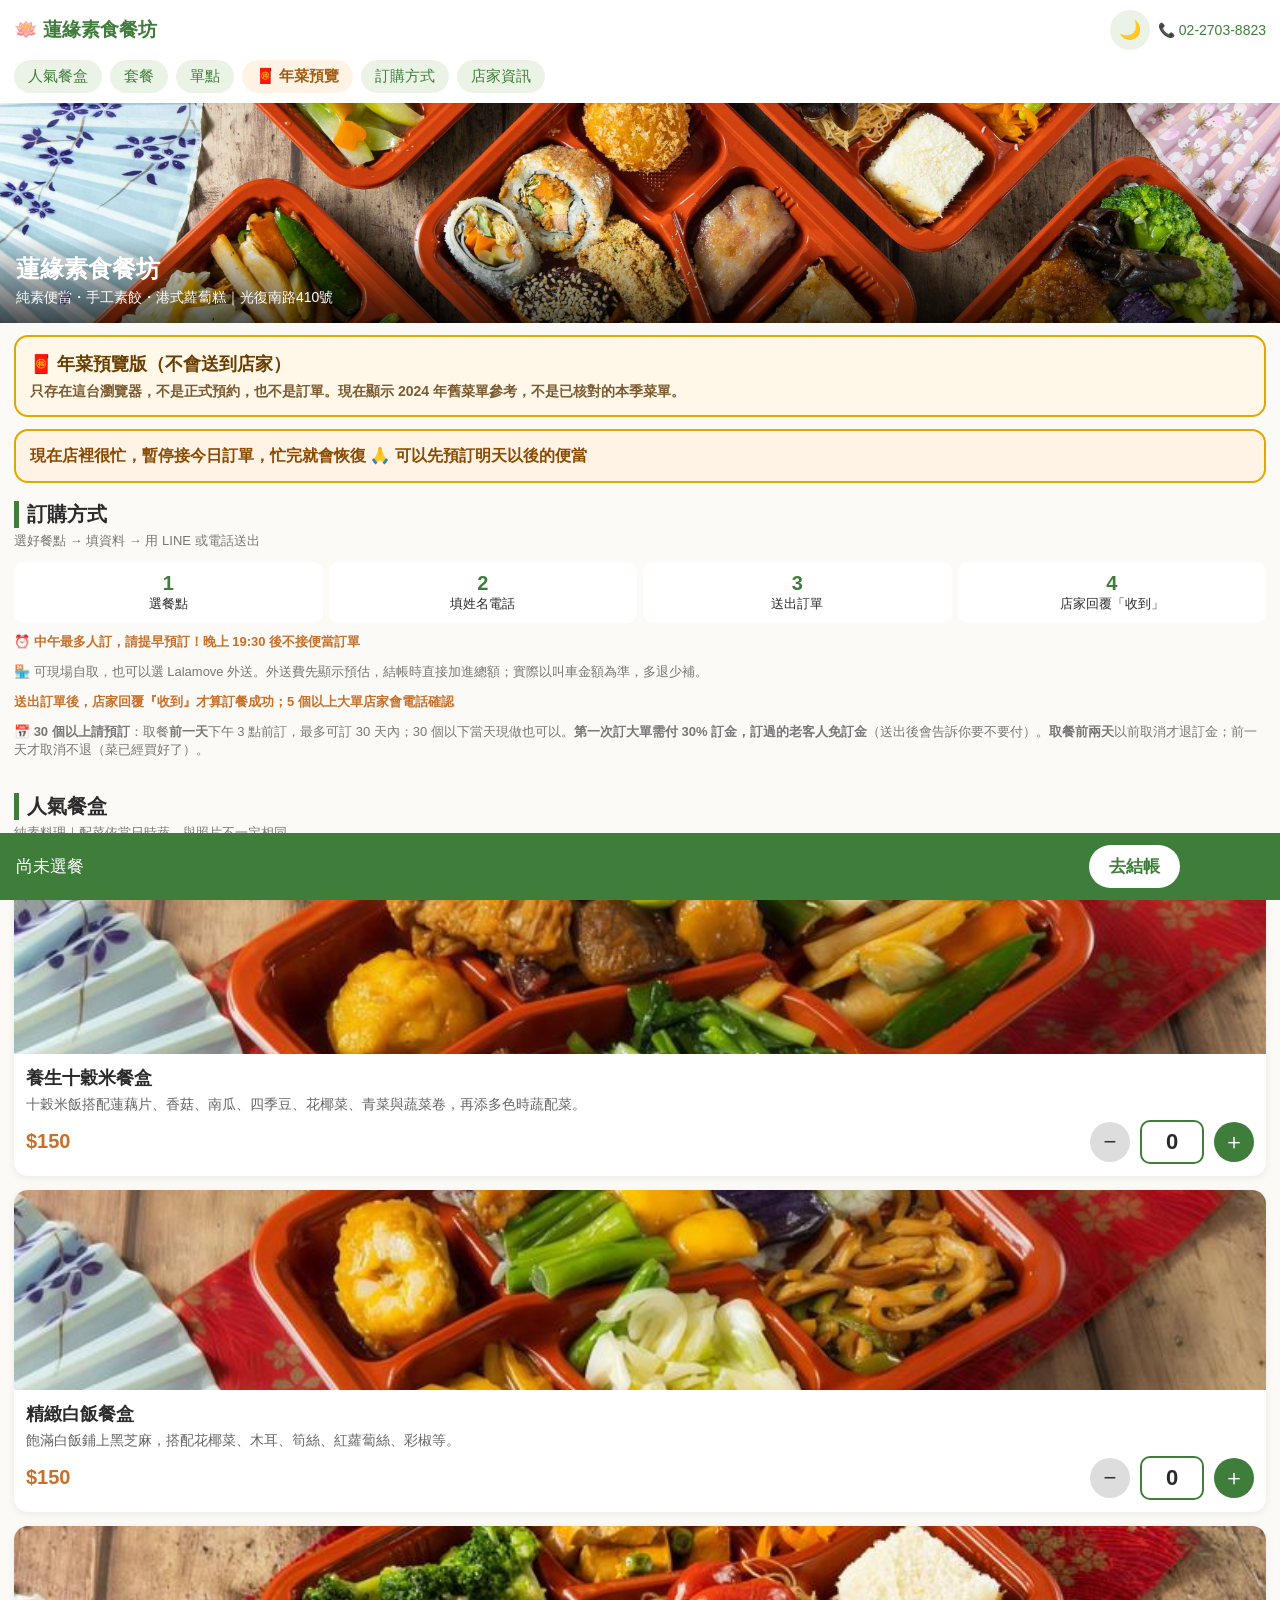
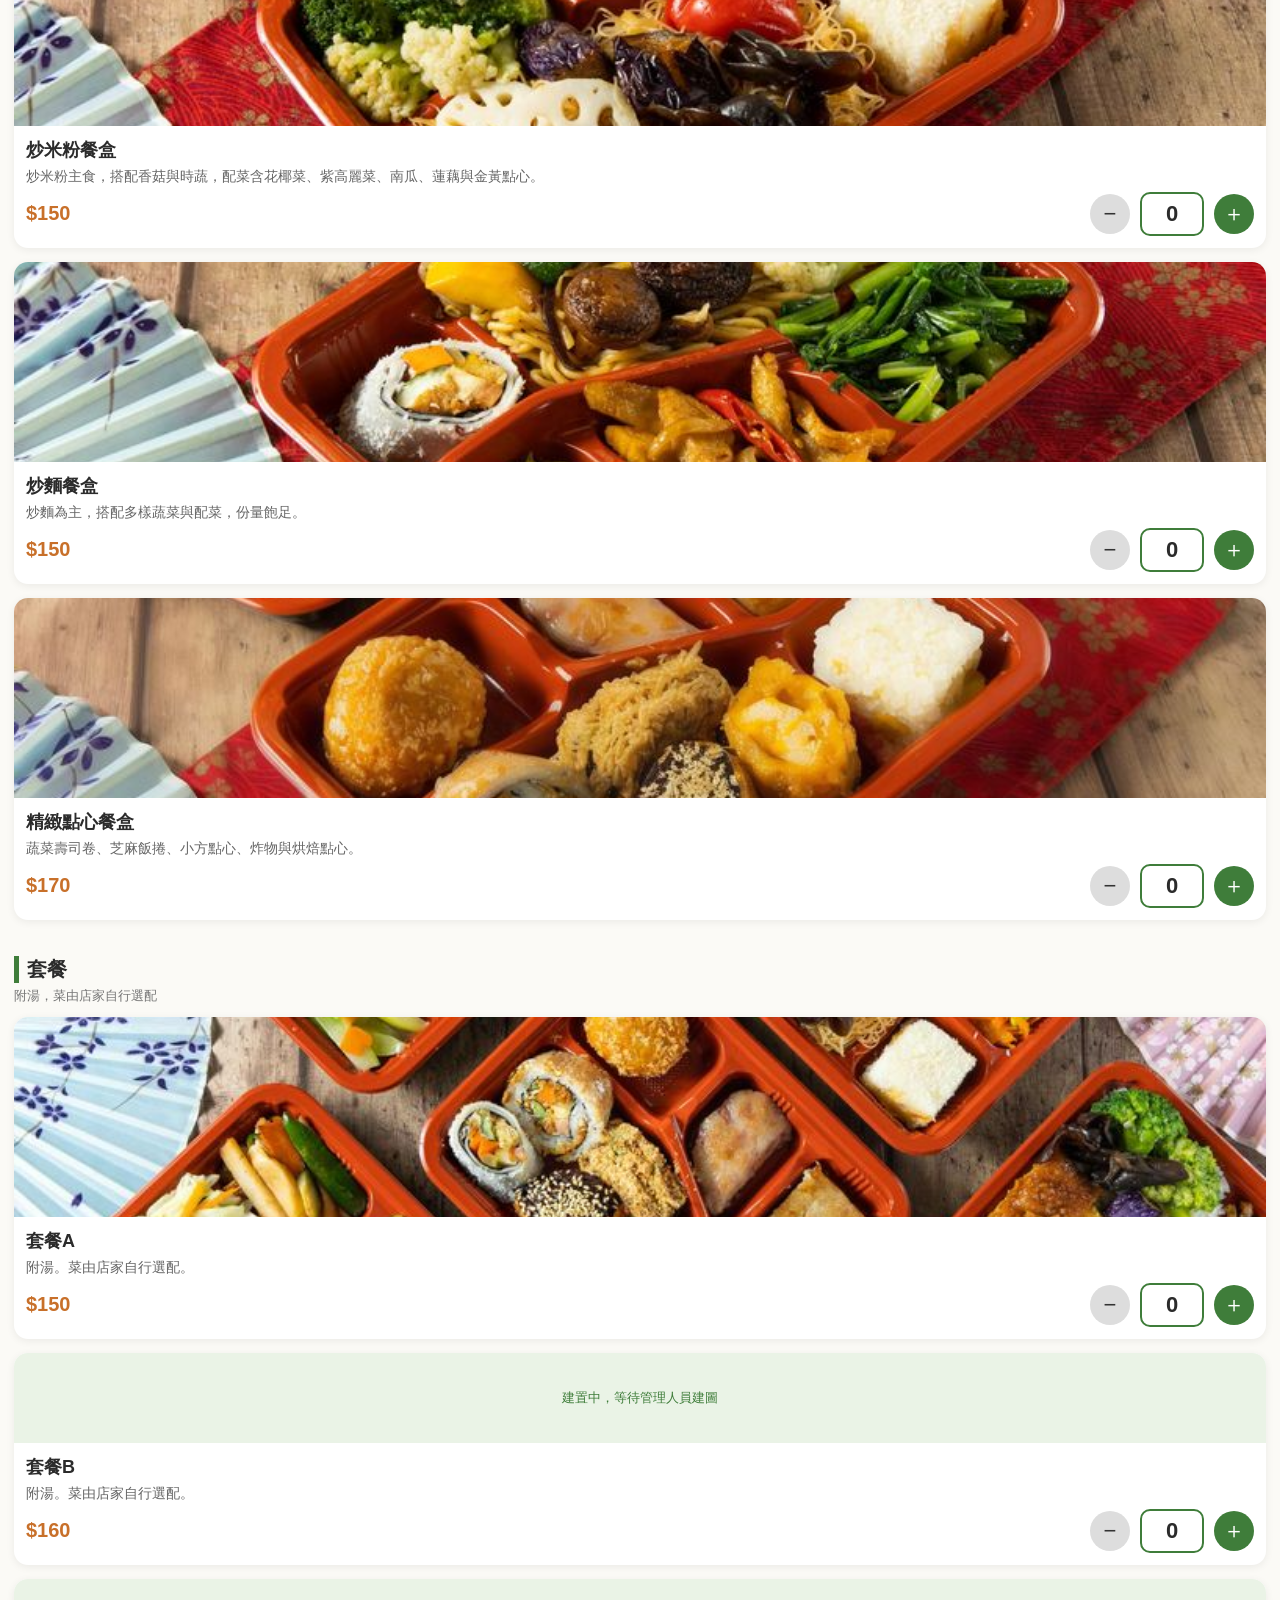
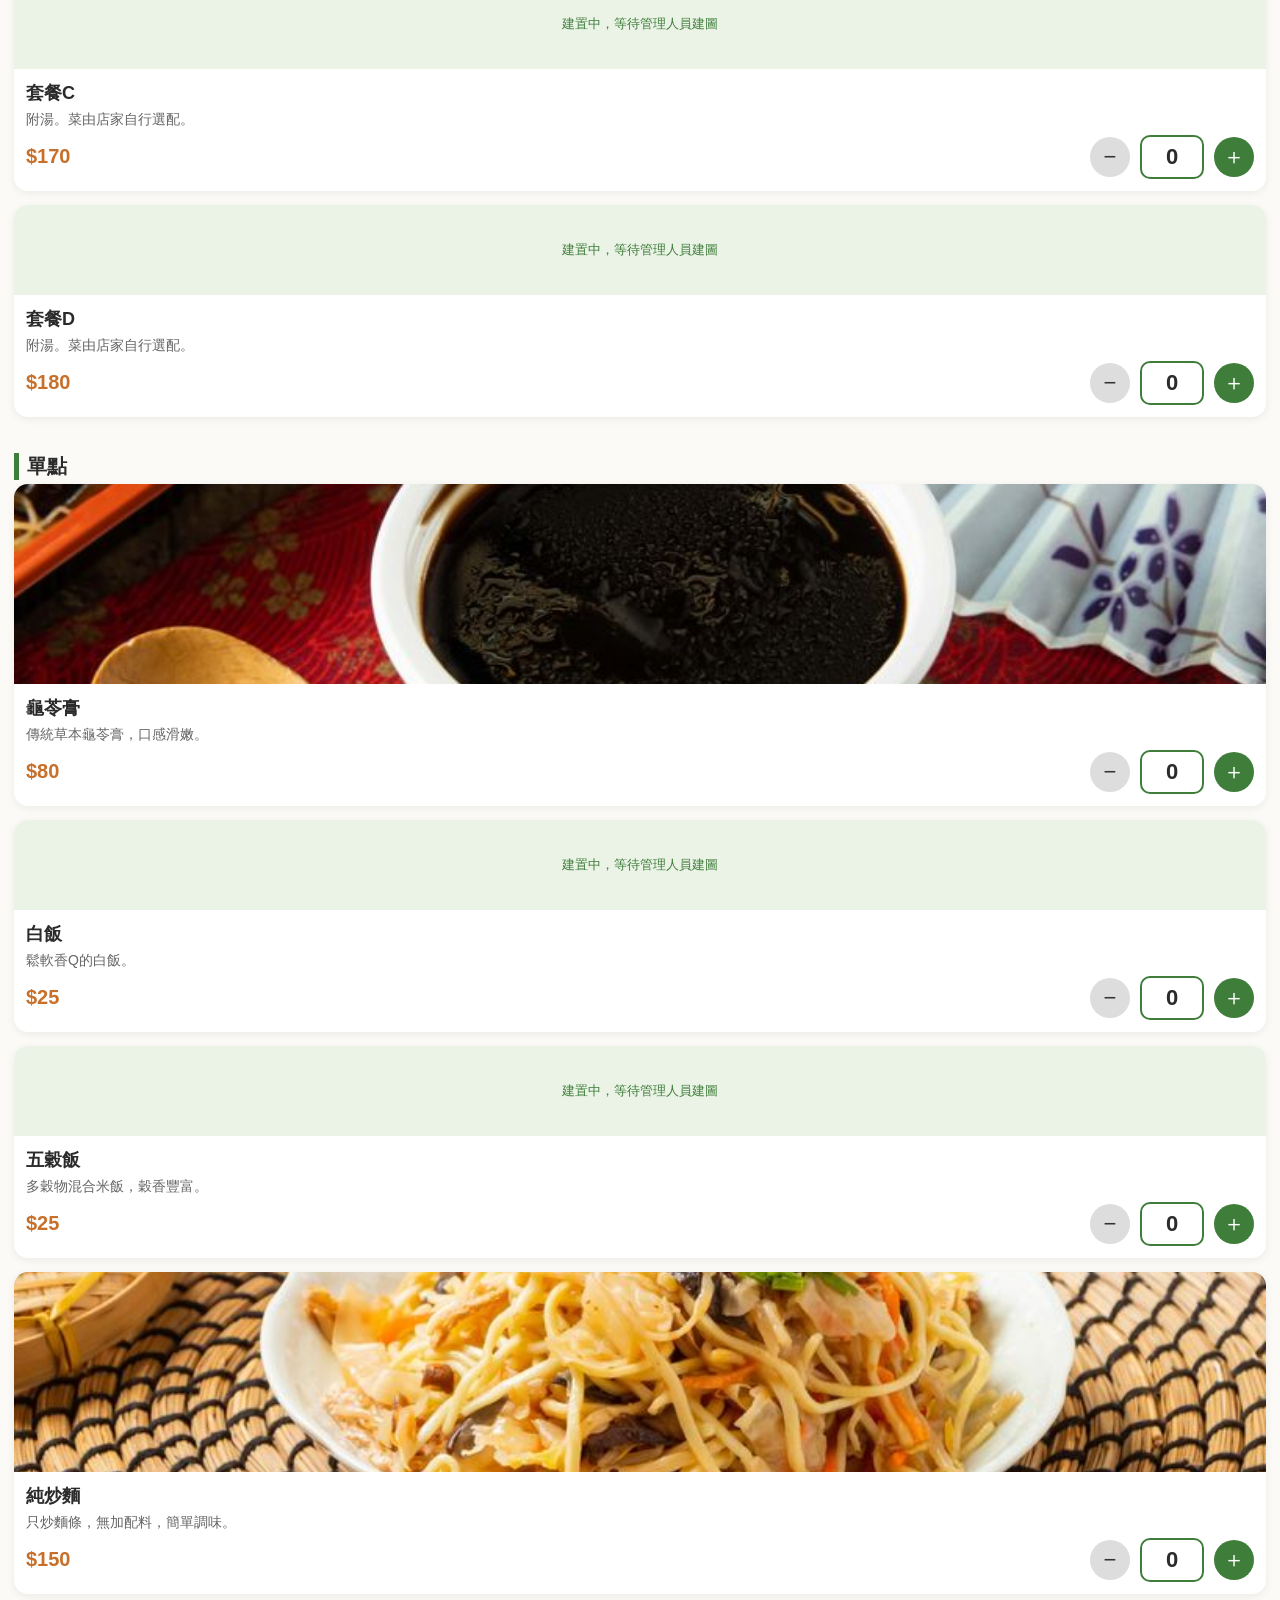
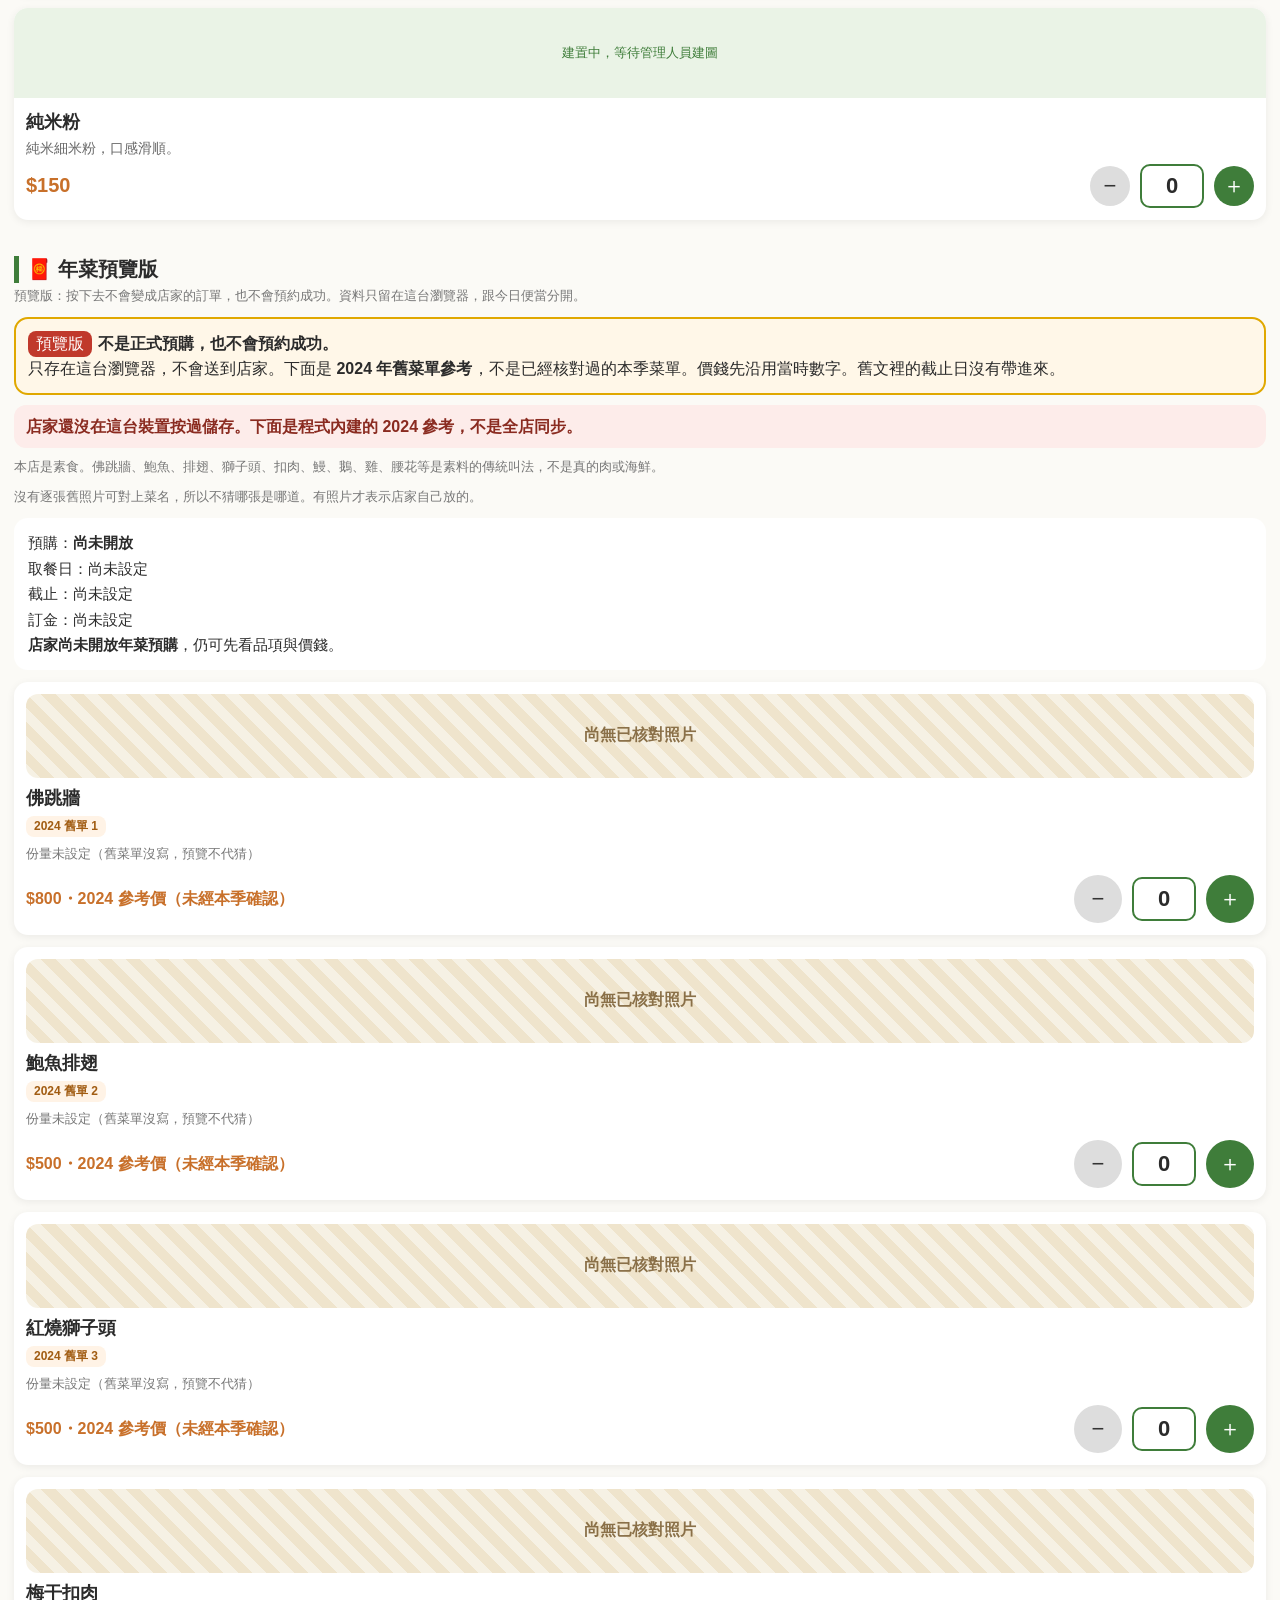
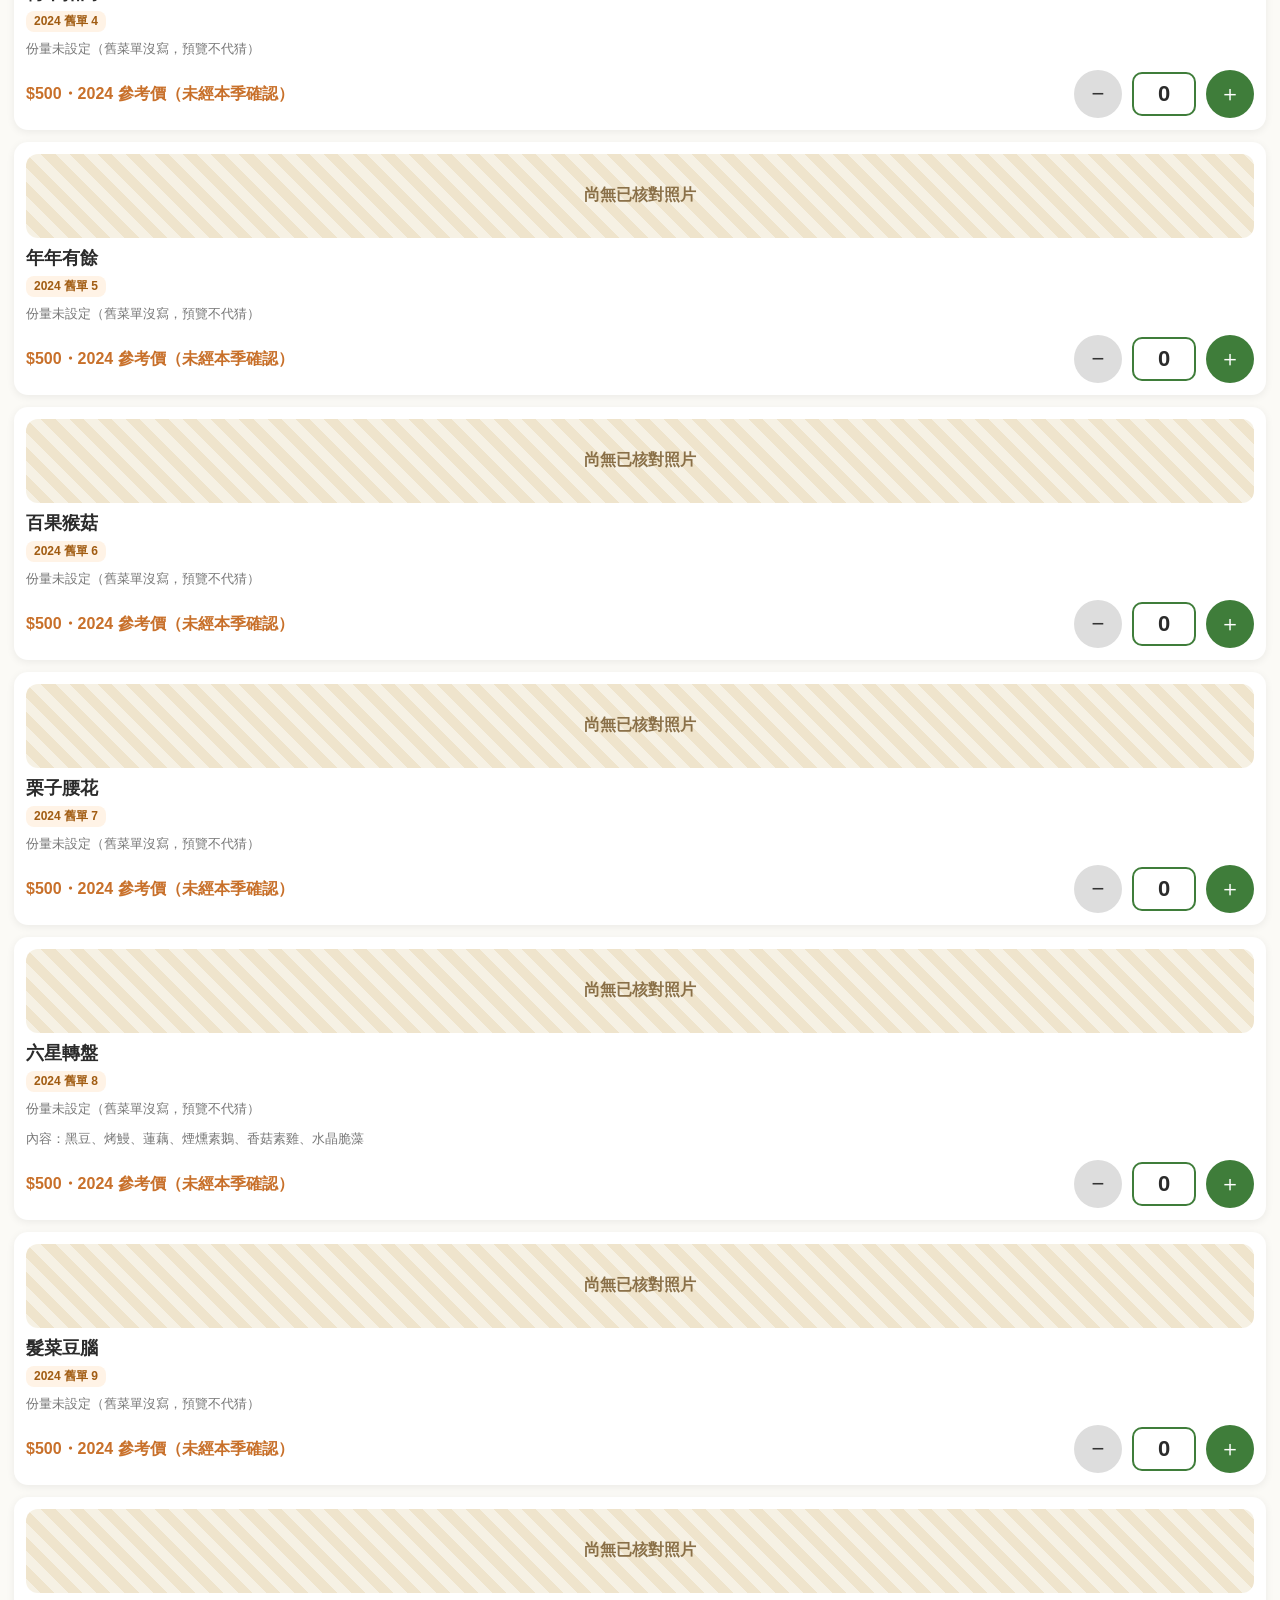
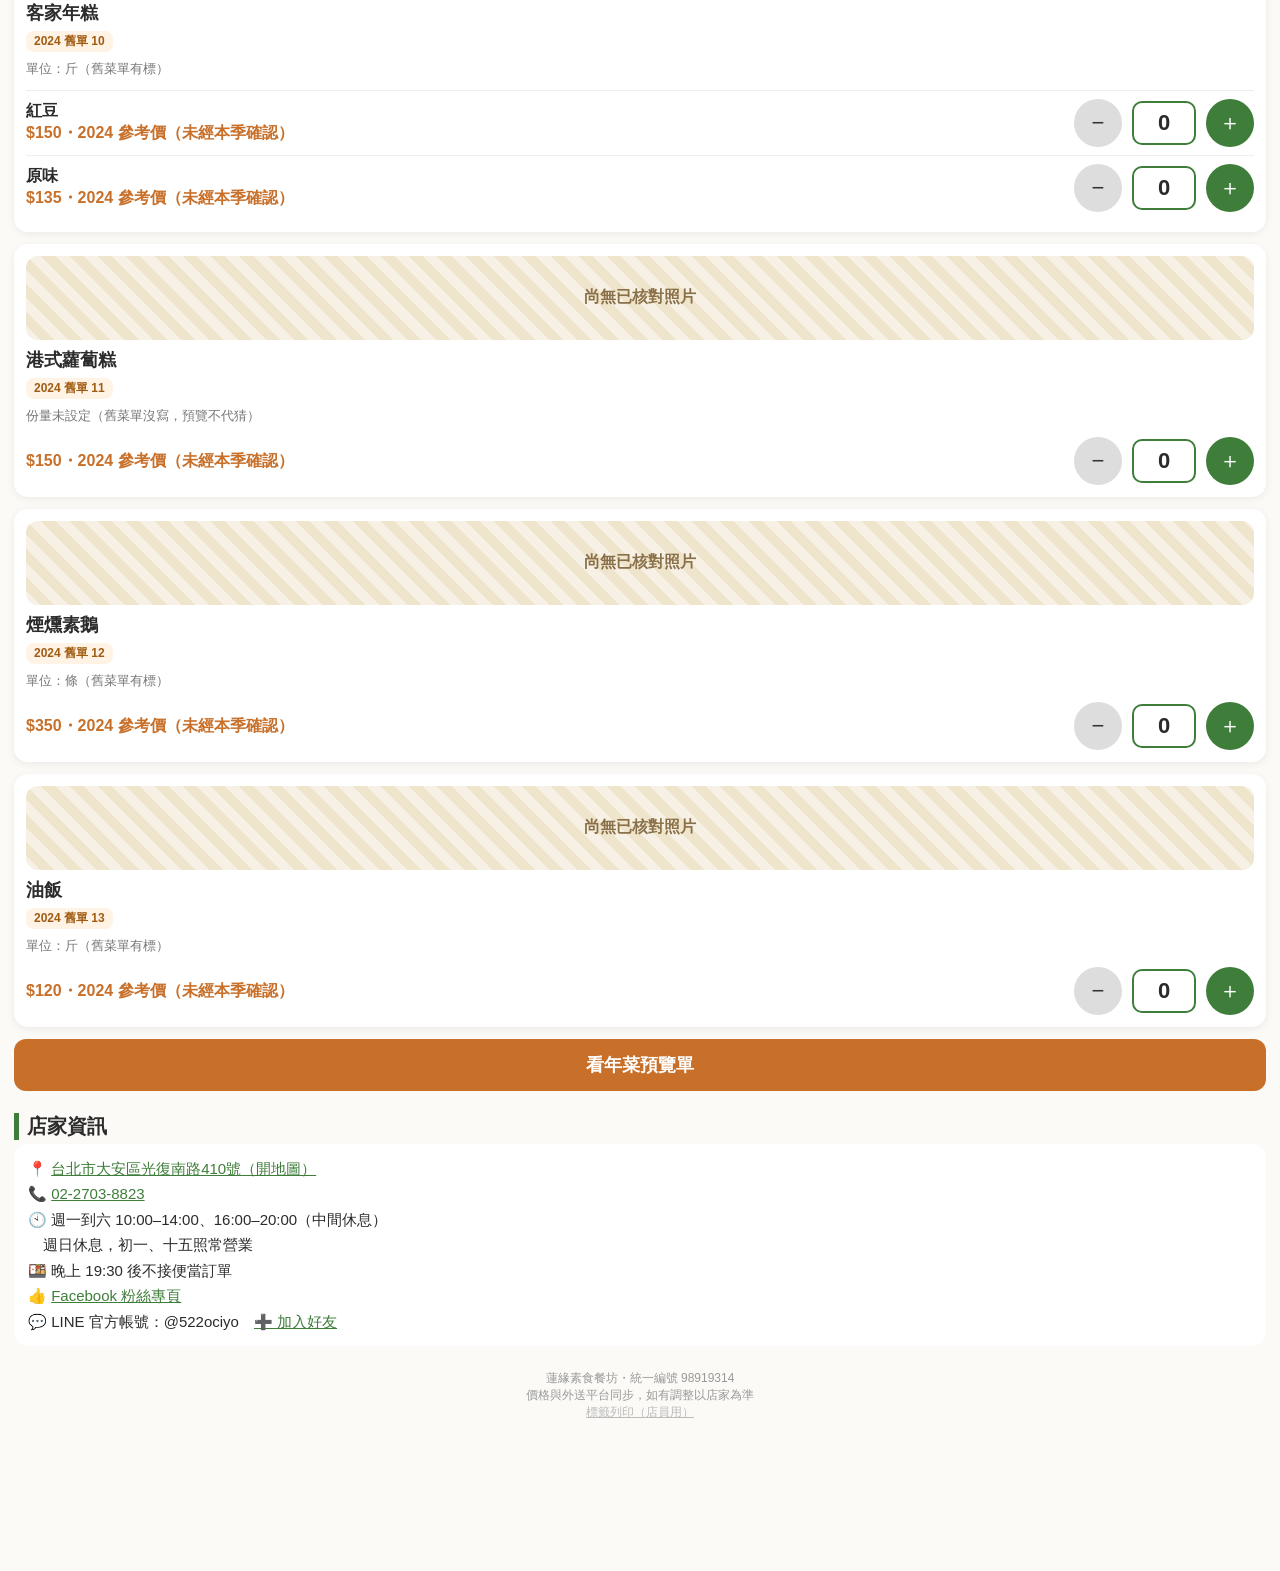
<file: index.html>
<!doctype html><html lang="zh-Hant"><head><meta charset="utf-8">
<meta name="viewport" content="width=device-width,initial-scale=1,viewport-fit=cover">
<link rel="manifest" href="manifest-customer.json"><meta name="theme-color" content="#3f7d3a"><script src="ly-theme.js"></script><link rel="icon" href="icon.png"><link rel="apple-touch-icon" href="icon.png"><meta name="apple-mobile-web-app-capable" content="yes"><meta name="mobile-web-app-capable" content="yes"><meta name="apple-mobile-web-app-title" content="蓮緣點餐"><link rel="stylesheet" href="ly-feel.css"><script src="ly-feel.js"></script><script src="ly-skeleton.js"></script>
<title>蓮緣素食餐坊｜台北光復南路純素便當・線上預訂自取</title>
<meta name="description" content="蓮緣素食餐坊（台北市大安區光復南路410號）純素便當、餐盒、套餐線上預訂，現場自取。電話 02-2703-8823，週一至六 10:00–14:00、16:00–20:00。">
<link rel="canonical" href="https://yzsueuudpwos-lab.github.io/lianyuan/">
<meta property="og:type" content="restaurant"><meta property="og:site_name" content="蓮緣素食餐坊"><meta property="og:locale" content="zh_TW">
<meta property="og:title" content="蓮緣素食餐坊｜光復南路純素便當・線上預訂自取">
<meta property="og:description" content="純素餐盒、套餐線上點餐，用 LINE 或電話送出，現場取餐。台北市大安區光復南路410號。">
<meta property="og:url" content="https://yzsueuudpwos-lab.github.io/lianyuan/"><meta property="og:image" content="https://yzsueuudpwos-lab.github.io/lianyuan/%E5%BA%97%E5%AE%B6%E5%B0%81%E9%9D%A2.jpg">
<meta name="twitter:card" content="summary_large_image">
<!-- GSC_VERIFY: 把 Search Console 給的 google-site-verification meta 貼在這行 -->
<script type="application/ld+json">{"@context": "https://schema.org", "@type": "Restaurant", "name": "蓮緣素食餐坊", "alternateName": ["蓮緣素食餐館", "蓮緣素食"], "url": "https://yzsueuudpwos-lab.github.io/lianyuan/", "image": "https://yzsueuudpwos-lab.github.io/lianyuan/%E5%BA%97%E5%AE%B6%E5%B0%81%E9%9D%A2.jpg", "telephone": "+886-2-2703-8823", "servesCuisine": ["素食", "純素", "便當"], "priceRange": "$", "address": {"@type": "PostalAddress", "streetAddress": "光復南路410號", "addressLocality": "大安區", "addressRegion": "台北市", "postalCode": "106", "addressCountry": "TW"}, "openingHoursSpecification": [{"@type": "OpeningHoursSpecification", "dayOfWeek": ["Monday", "Tuesday", "Wednesday", "Thursday", "Friday", "Saturday"], "opens": "10:00", "closes": "14:00"}, {"@type": "OpeningHoursSpecification", "dayOfWeek": ["Monday", "Tuesday", "Wednesday", "Thursday", "Friday", "Saturday"], "opens": "16:00", "closes": "20:00"}], "hasMenu": "https://yzsueuudpwos-lab.github.io/lianyuan/#c1", "acceptsReservations": true}</script>

<style>
:root{--g:#3f7d3a;--g2:#eaf3e6;--t:#2b2b2b;--o:#c8702a}
*{box-sizing:border-box}body{margin:0;font-family:-apple-system,"PingFang TC","Noto Sans TC",sans-serif;color:var(--t);background:#fbfaf6;padding-bottom:130px}
header{position:sticky;top:0;z-index:5;background:#fff;box-shadow:0 1px 6px #0001}
.top{display:flex;align-items:center;justify-content:space-between;padding:10px 14px}
.top b{font-size:19px;color:var(--g)}.top a{color:var(--g);text-decoration:none;font-size:14px}
nav{display:flex;gap:8px;overflow-x:auto;padding:0 14px 10px}
nav a{flex:none;padding:7px 14px;border-radius:20px;background:var(--g2);color:var(--g);text-decoration:none;font-size:15px;white-space:nowrap}
#catNav{display:contents}
.hero{position:relative}.hero img{width:100%;height:220px;object-fit:cover;display:block}
.hero div{position:absolute;inset:auto 0 0 0;padding:16px;background:linear-gradient(transparent,#000a);color:#fff}
.hero h1{margin:0;font-size:24px}.hero p{margin:4px 0 0;font-size:14px}
section{padding:18px 14px 4px}h2{font-size:20px;margin:0 0 4px;border-left:5px solid var(--g);padding-left:8px}
.note{font-size:13px;color:#777;margin:0 0 12px}
.card{background:#fff;border-radius:14px;overflow:hidden;margin-bottom:14px;box-shadow:0 2px 8px #0001}
.card img{width:100%;height:200px;object-fit:cover;display:block}
.noimg{height:90px;background:var(--g2);display:flex;align-items:center;justify-content:center;color:var(--g);font-size:13px}
.ci{padding:12px}.ci h3{margin:0;font-size:18px}.ci p{margin:6px 0;font-size:14px;color:#666}
.row{display:flex;justify-content:space-between;align-items:center}.price{color:var(--o);font-size:20px;font-weight:700}
.qty{display:flex;align-items:center;gap:10px}.qty button{width:40px;height:40px;border-radius:50%;border:0;background:var(--g);color:#fff;font-size:22px}
.qty button.m{background:#ddd;color:#333}.qty span{min-width:20px;text-align:center;font-size:18px}
.info{background:#fff;border-radius:14px;padding:12px 14px;font-size:15px;line-height:1.7}
.info a{color:var(--g)}
.steps{display:flex;gap:6px;text-align:center;font-size:13px}.steps div{flex:1;background:#fff;border-radius:10px;padding:10px 4px}.steps b{display:block;font-size:20px;color:var(--g)}
#bar{position:fixed;left:0;right:0;bottom:0;background:var(--g);color:#fff;display:flex;align-items:center;justify-content:space-between;padding:12px 16px calc(12px + env(safe-area-inset-bottom));font-size:17px;z-index:9}
#bar button{background:#fff;color:var(--g);border:0;border-radius:22px;padding:10px 20px;font-size:17px;font-weight:700}
#sheet{display:none;position:fixed;inset:0;background:#0006;z-index:20}
#sheet .in{position:absolute;bottom:0;left:0;right:0;max-height:92vh;overflow:auto;background:#fff;border-radius:18px 18px 0 0;padding:16px 16px calc(20px + env(safe-area-inset-bottom))}
label{display:block;margin:10px 0 4px;font-size:14px}input,select,textarea{width:100%;font-size:16px;padding:10px;border:1px solid #ccc;border-radius:10px}
.seg{display:flex;gap:8px}.seg label{flex:1;margin:0;text-align:center;border:1px solid #ccc;border-radius:10px;padding:10px}.seg input{width:auto}
.btn{display:block;width:100%;text-align:center;padding:14px;border-radius:12px;border:0;font-size:17px;font-weight:700;margin-top:10px;text-decoration:none}
.line{background:#06c755;color:#fff}.dis{background:#bbb;color:#fff}.tel{background:#fff;color:var(--g);border:2px solid var(--g)}.copy{background:var(--o);color:#fff}
pre{white-space:pre-wrap;background:#f4f4f4;padding:10px;border-radius:10px;font-size:14px}
.card.so img{filter:grayscale(1);opacity:.6}.card.so .row{flex-wrap:wrap;gap:6px}.sold{background:#999;color:#fff;border-radius:14px;padding:6px 12px;font-size:15px;font-weight:700}
.tbd{color:#c00;font-weight:700}
.mdl{display:none;position:fixed;inset:0;background:#000a;z-index:50;align-items:center;justify-content:center;padding:18px}
.mdl .bx{background:#fffaf0;border:3px solid var(--o);border-radius:20px;padding:22px 18px;max-width:420px;width:100%;text-align:center;box-shadow:0 8px 30px #0005}
.mdl h3{font-size:24px;line-height:1.5;color:#c0392b;margin:6px 0 12px}.mdl p{font-size:20px;line-height:1.6;margin:12px 0 0;color:var(--t)}
.mdl .bb{display:block;width:100%;border:0;border-radius:14px;padding:16px;font-size:22px;font-weight:700;margin-top:12px;text-decoration:none;box-sizing:border-box}
.mdl .tl{background:var(--o);color:#fff}.mdl .ok{background:var(--g);color:#fff}
.qty input.qin{width:64px;height:44px;font-size:22px;font-weight:700;text-align:center;padding:2px;border:2px solid var(--g);border-radius:10px;background:#fff;color:var(--t)}
.lim{display:inline-block;background:#fdecea;color:#c0392b;border-radius:10px;padding:3px 10px;font-size:15px;font-weight:700;margin-top:4px}
 /* 購物車圓鈕＋結帳面板 */
#bar{padding-right:100px}
#fab{display:none;position:fixed;right:14px;bottom:calc(30px + env(safe-area-inset-bottom));width:72px;height:72px;border-radius:50%;border:4px solid #fff;background:var(--g);color:#fff;font-size:34px;z-index:10;box-shadow:0 4px 14px #0005;align-items:center;justify-content:center;padding:0}
#fab.show{display:flex}#fab b{position:absolute;top:-6px;right:-6px;min-width:30px;height:30px;padding:0 7px;border-radius:15px;background:#e53935;color:#fff;font-size:18px;line-height:30px;border:2px solid #fff}
#fab.bump{animation:bump .45s}@keyframes bump{0%{transform:scale(1)}30%{transform:scale(1.25)}60%{transform:scale(.92)}100%{transform:scale(1)}}
#sheet .in{padding-top:0;transition:transform .2s}
#sheet .hd{position:sticky;top:0;z-index:2;background:#fff;margin:0 -16px;padding:6px 12px 10px;border-bottom:1px solid #eee;touch-action:none}
#sheet .grab{width:54px;height:6px;border-radius:3px;background:#ccc;margin:2px auto 8px}
#sheet .hr{display:flex;align-items:center;gap:8px}#sheet .hr h2{flex:1;text-align:center;margin:0;font-size:22px;border:0;padding:0}
#sheet .back{border:0;background:var(--g2);color:var(--g);font-size:19px;font-weight:700;border-radius:24px;padding:12px 16px;white-space:nowrap}
#sheet .x{border:0;background:#eee;color:#333;width:48px;height:48px;border-radius:50%;font-size:26px;flex:none}
.ci2{display:flex;align-items:center;gap:6px;padding:12px 0;border-bottom:1px solid #eee;flex-wrap:wrap}
.ci2 .n{flex:1 1 calc(100% - 76px);font-size:19px;font-weight:700;line-height:1.35}.ci2 .n small{display:block;font-size:16px;font-weight:400;color:#777;margin-top:2px}.ci2 .th{width:62px;height:62px;border-radius:12px;object-fit:cover;flex:0 0 62px;margin-right:6px;background:#e3f2e1;display:flex;align-items:center;justify-content:center;font-size:32px;box-shadow:0 1px 4px #0002}.ci2 .del{margin-top:8px}.ci2 .qty{margin-top:8px}.ci2 .st{margin-top:8px}.ci2 .st{margin-left:auto;font-size:19px;font-weight:700;color:var(--g)}
.ci2 .qty button{width:44px;height:44px}.ci2 .del{border:0;background:#fdecea;border-radius:12px;width:48px;height:44px;font-size:22px}
.ctot{text-align:right;font-size:21px;font-weight:700;margin:10px 0 4px}
.btn.more{background:#fff;color:var(--g);border:2px solid var(--g);font-size:19px}
footer{text-align:center;font-size:12px;color:#999;padding:20px}
nav a.ymnav{background:#fff3e6;color:#a15c12;font-weight:800}
.ymentry{display:block;margin:12px 14px 0;background:#fff7e8;border:2px solid #e0a800;border-radius:14px;padding:14px;text-decoration:none;color:#6a3e00;font-weight:800;font-size:18px;line-height:1.45}
.ymentry span{display:block;font-weight:600;font-size:14px;color:#7a5a30;margin-top:4px}
.ym-prov{background:#fff7e8;border:2px solid #e0a800;border-radius:14px;padding:12px;line-height:1.5;margin:0 0 10px}
.ym-scope{background:#fdecea;border-radius:12px;padding:10px 12px;color:#8a2b20;line-height:1.45;margin:0 0 10px;font-weight:700}
.ym-demo{display:inline-block;background:#c0392b;color:#fff;border-radius:8px;padding:1px 8px;margin-right:6px}
.ympic{height:84px;border-radius:12px;background:repeating-linear-gradient(45deg,#f6f1e4,#f6f1e4 10px,#efe4cc 10px,#efe4cc 20px);display:flex;align-items:center;justify-content:center;color:#8a7048;font-weight:800;margin-bottom:8px}
.ymcard{background:#fff;border-radius:14px;padding:12px;margin:0 0 12px;box-shadow:0 2px 8px #0001}
.ymcard h3{margin:0 0 4px;font-size:18px}
.ymtag{display:inline-block;background:#fff3e6;color:#a15c12;border-radius:8px;padding:2px 8px;font-size:12px;font-weight:800;margin:2px 4px 2px 0}
.ymprice{color:#c8702a;font-weight:800;font-size:16px;line-height:1.35}
.ymsub{display:flex;align-items:center;justify-content:space-between;gap:8px;padding:8px 0;border-top:1px solid #eee}
.ymcard .qty button{width:48px;height:48px;touch-action:manipulation}
#ysheet{display:none;position:fixed;inset:0;background:#0006;z-index:21}
#ysheet .in{position:absolute;bottom:0;left:0;right:0;max-height:92vh;overflow:auto;background:#fff;border-radius:18px 18px 0 0;padding:16px 16px calc(20px + env(safe-area-inset-bottom))}
#ysheet h2{border:0;padding:0;margin:0 0 8px;font-size:22px}
#ysheet .back{border:0;background:#eaf3e6;color:#3f7d3a;font-size:18px;font-weight:800;border-radius:12px;min-height:48px;padding:10px 14px}
#ymStatus{white-space:pre-wrap;margin-top:8px}
#ymStatus.bad{background:#fdecea;color:#8a1f12;border-radius:12px;padding:10px;font-weight:800}
#ymStatus.ok{background:#e7f6e4;color:#1d6b32;border-radius:12px;padding:10px;font-weight:800}
#ymStatus.load{background:#fff6d8;color:#6a4a00;border-radius:12px;padding:10px;font-weight:800}
#ybar{display:none;position:fixed;left:10px;right:96px;bottom:calc(78px + env(safe-area-inset-bottom));z-index:9;background:#fff7e8;color:#6a3e00;border:2px solid #e0a800;border-radius:16px;padding:8px 10px;font-size:15px;font-weight:800;align-items:center;gap:8px}
#ybar.show{display:flex}
#ybar button,#ymOpenSheetBtn{touch-action:manipulation}
#ymOpenSheetBtn{background:#c8702a;color:#fff;font-size:18px;min-height:52px}
#yearmeal{scroll-margin-top:72px}
.seg{display:flex;gap:8px;margin:6px 0 4px}.seg button{flex:1;font-size:18px;font-weight:700;padding:14px 4px;border:2px solid var(--g);border-radius:14px;background:#fff;color:var(--g)}.seg button.on{background:var(--g);color:#fff}.seg button:disabled{opacity:.4}
.mdl .rd{background:#c0392b;color:#fff}.mdl .gy{background:#e5e5e5;color:#333}.mdl .ln{background:#06c755;color:#fff}.mdl .sm{font-size:15px;color:#777}
/* 20261114 外送費預估（Lalamove） */
#dlBox{background:#eaf3e6;border:2px solid #9c9;border-radius:14px;padding:12px 14px;margin:8px 0 4px}
#dlBox .note{color:#2b2b2b;font-size:15px;font-weight:700}
#dlQuoteBtn{background:var(--g);color:#fff;font-size:20px;padding:16px;min-height:56px;margin-top:10px}
#dlFee{margin-top:10px;border-radius:12px;padding:12px 14px;font-size:17px;line-height:1.6;font-weight:700;display:none}
#dlFee.show{display:block}
#dlFee.ok{background:#e7f6e4;color:#1d6b32;border:2px solid #8fcf86}
#dlFee.load{background:#fff6d8;color:#6a4a00;border:2px solid #e0a800}
#dlFee.bad{background:#fdecea;color:#8a1f12;border:2px solid #e6a49b}
.fee-amt{font-size:26px;font-weight:800;color:var(--o);display:block;margin:4px 0}
.tot-break{margin:10px 0 4px;padding:12px 4px 4px;border-top:2px dashed #9c9}
.tot-break .r{display:flex;justify-content:space-between;align-items:baseline;gap:12px;font-size:18px;margin:4px 0}
.tot-break .r.grand{font-size:22px;font-weight:800;color:var(--g);margin-top:8px;padding-top:8px;border-top:2px solid var(--g)}
#methodSeg button{min-height:56px;font-size:20px}
/* 20261115 記住這支手機上的資料 */
#lyRememberBar{margin:8px 0 4px;font-size:13px;font-weight:600;color:#666}
#lyRememberBar a{color:var(--g);font-weight:800;text-decoration:underline;padding:8px 0;display:inline-block}

</style>
<link rel="stylesheet" href="ly-theme.css">
</head><body>
<header><div class="top"><b>🪷 蓮緣素食餐坊</b><span class="top-r"><button type="button" id="theme-btn" class="theme-btn" aria-label="改成深色模式">🌙</button><a href="tel:0227038823">📞 02-2703-8823</a></span></div>
<nav><span id="catNav"><a href="#c1">人氣餐盒</a><a href="#c2">套餐</a><a href="#c3">單點</a></span><a class="ymnav" href="#yearmeal">🧧 年菜預覽</a><a href="#how">訂購方式</a><a href="#info">店家資訊</a></nav></header>
<div class="a2hs" id="a2hs" role="note" hidden><span class="a2hs-t">📲 把蓮緣點餐加到主畫面，用起來會全螢幕像 App：Safari 點分享 → 加入主畫面</span><button type="button" class="a2hs-x" id="a2hs-x" aria-label="關閉提示">✕</button></div>
<div class="hero"><img src="店家封面.jpg" alt="蓮緣素食"><div><h1>蓮緣素食餐坊</h1><p>純素便當・手工素餃・港式蘿蔔糕｜光復南路410號</p></div></div>
<a class="ymentry" id="yearEntry" href="#yearmeal">🧧 年菜預覽版（不會送到店家）<span>只存在這台瀏覽器，不是正式預約，也不是訂單。現在顯示 2024 年舊菜單參考，不是已核對的本季菜單。</span></a>

<div id="pauseBan" style="display:none;margin:12px 14px 0;background:#fff3e6;border:2px solid #e0a800;border-radius:14px;padding:12px 14px;font-size:16px;line-height:1.6;font-weight:700;color:#8a4b00"></div>
<section id="how"><h2>訂購方式</h2><p class="note">選好餐點 → 填資料 → 用 LINE 或電話送出</p>
<div class="steps"><div><b>1</b>選餐點</div><div><b>2</b>填姓名電話</div><div><b>3</b>送出訂單</div><div><b>4</b>店家回覆「收到」</div></div>
<p class="note" style="margin-top:10px;color:#c8702a;font-weight:700">⏰ 中午最多人訂，請提早預訂！晚上 19:30 後不接便當訂單</p>
<p class="note">🏪 可現場自取，也可以選 Lalamove 外送。外送費先顯示預估，結帳時直接加進總額；實際以叫車金額為準，多退少補。</p><p class="note" style="color:#c8702a;font-weight:700">送出訂單後，店家回覆『收到』才算訂餐成功；5 個以上大單店家會電話確認</p>
<p class="note">📅 <b>30 個以上請預訂</b>：取餐<b>前一天</b>下午 3 點前訂，最多可訂 30 天內；30 個以下當天現做也可以。<b>第一次訂大單需付 30% 訂金，訂過的老客人免訂金</b>（送出後會告訴你要不要付）。<b>取餐前兩天</b>以前取消才退訂金；前一天才取消不退（菜已經買好了）。</p></section>

<div id="menuSecs"></div>
<section id="yearmeal"><h2>🧧 年菜預覽版</h2>
<p class="note">預覽版：按下去不會變成店家的訂單，也不會預約成功。資料只留在這台瀏覽器，跟今日便當分開。</p>
<div id="ymRoot"><p class="note">讀取年菜目錄…</p></div>
<button type="button" class="btn" id="ymOpenSheetBtn">看年菜預覽單</button>
</section>


<section id="info"><h2>店家資訊</h2><div class="info">
📍 <a href="https://www.google.com/maps/search/?api=1&query=台北市大安區光復南路410號 蓮緣素食餐坊" target="_blank">台北市大安區光復南路410號（開地圖）</a><br>
📞 <a href="tel:0227038823">02-2703-8823</a><br>
🕙 週一到六 10:00–14:00、16:00–20:00（中間休息）<br>　週日休息，初一、十五照常營業<br>🍱 晚上 19:30 後不接便當訂單<br>
👍 <a href="https://www.facebook.com/share/1A3B28e88U/" target="_blank">Facebook 粉絲專頁</a><br>
💬 LINE 官方帳號：@522ociyo　<a href="https://line.me/R/ti/p/@522ociyo" target="_blank">➕ 加入好友</a></div></section>
<footer>蓮緣素食餐坊・統一編號 98919314<br>價格與外送平台同步，如有調整以店家為準<br><a href="print.html" style="color:#bbb">標籤列印（店員用）</a></footer>

<div class="mdl" id="pauseMdl"><div class="bx"><div style="font-size:44px">🙏</div><h3>目前店員未上線<br>今天的餐點無法線上訂購</h3><p>請直接打電話：<b>02-2703-8823</b></p><a class="bb tl" href="tel:0227038823">📞 打電話</a><p>要預訂其他日期，可以繼續點餐</p><button class="bb ok" onclick="document.getElementById('pauseMdl').style.display='none'">繼續預訂其他日期</button></div></div>
<div id="bar"><span id="sum">尚未選餐</span><button onclick="openSheet()">去結帳</button></div>
<button id="fab" onclick="openSheet()" aria-label="購物車，去結帳">🛒<b id="fabN">0</b></button>
<div id="sheet" onclick="if(event.target==this)closeSheet()"><div class="in">
<div class="hd" id="sheetHd"><div class="grab"></div><div class="hr"><button class="back" onclick="closeSheet()">← 繼續選購</button><h2>確認訂單</h2><button class="x" onclick="closeSheet()" aria-label="關閉">×</button></div></div>
<div id="cart"></div><pre id="items" style="display:none"></pre>
<button class="btn more" onclick="closeSheet()">＋ 繼續選購（回菜單）</button>
<label>姓名</label><input id="nm" name="name" autocomplete="name">
<label>電話</label><input id="ph" name="tel" type="tel" autocomplete="tel">
<p class="note" id="lyRememberBar">資料只存在這支手機</p>
<label>取餐方式</label>
<div class="seg" id="methodSeg" role="group" aria-label="取餐方式">
<button type="button" id="mPickup" class="on" onclick="setMethod('pickup')">🏪 自取</button>
<button type="button" id="mDelivery" onclick="setMethod('delivery')">🛵 外送（Lalamove）</button>
</div>
<div id="dlBox" style="display:none">
<p class="note">由店家叫 Lalamove 送到你填的地址。先看預估費用，實際以叫車金額為準，多退少補。</p>
<label for="dlAddr">外送地址</label>
<input id="dlAddr" name="address" autocomplete="street-address" placeholder="例如：台北市大安區信義路四段1號">
<label for="dlFloor">樓層／門牌備註（選填）</label>
<input id="dlFloor" name="floor" autocomplete="off" placeholder="例如：3樓、公司門口左邊">
<button type="button" class="btn" id="dlQuoteBtn" onclick="lyRequestQuote()">查詢預估外送費</button>
<div id="dlFee" role="status"></div>
</div>
<div id="modeBox"><label>什麼時候取？</label><div class="seg"><button id="mToday" onclick="setPM(false)">🏃 今天現場取</button><button id="mPre" onclick="setPM(true)">📅 預訂別天</button></div></div><div id="preBox" style="display:none"><div class="info" id="preRule" style="background:#fff3e6;font-size:14px;line-height:1.6"></div>
<label>預訂日期</label><select id="pd" onchange="preTimes()" style="width:100%;font-size:17px;padding:10px;border-radius:10px"></select></div>
<label id="tmLabel">取餐時間</label><select id="tm" style="width:100%;font-size:20px;padding:10px;border-radius:10px"></select><p class="note" id="soHint" style="display:none;color:#c0392b;font-weight:700">有餐點今天已賣完，只能選明天以後取餐</p><p class="note" id="offHint" style="display:none;color:#c0392b;font-weight:700">店裡暫停接今日訂單，請選明天以後取餐 🙏</p><p class="note" id="limHint" style="display:none;color:#c0392b;font-weight:700;font-size:16px">🧧 有限定期間的餐點，只能選限定的日子取餐</p><p class="note" id="tmHint">上午 10:30–下午 1:50、下午 4:30–7:50，每 10 分鐘一個時段，下單後最快 10 分鐘可取；週日休息</p>
<label>備註</label><textarea id="nt" rows="2" placeholder="例如：要收據、少飯"></textarea>
<p class="note" style="color:#c8702a;font-weight:700">送出訂單後，店家回覆『收到』才算訂餐成功；5 個以上大單店家會電話確認</p>
<div id="review" style="background:#f6faf3;border:2px solid #cfe5c4;border-radius:12px;padding:12px 14px;margin:14px 0 8px;font-size:16px;line-height:1.7"></div>
<a class="btn line" id="lineBtn" href="#" onclick="lineShare();return lyNoNav(event)" style="font-size:20px;padding:18px">✅ 確定送出（用 LINE）</a>
<p class="note">會開啟蓮緣 LINE 官方帳號，訂單已幫你打好，按「傳送」即可</p>
<button class="btn" onclick="closeSheet()" style="background:#fff;color:#555;border:1.5px solid #bbb;font-size:15px;padding:10px">← 返回修改</button>
</div></div>
<div id="ysheet"><div class="in">
<h2>預覽版・不是正式預購</h2>
<p class="note">這張單只留在這台瀏覽器，不會送到店家，也不是預約。</p>
<button type="button" class="back" id="ymClose">← 返回年菜</button>
<div id="ymLines"></div>
<div class="info" id="ymSeasonBox" style="margin-top:8px"></div>
<label>姓名</label><input id="ymNm" autocomplete="off" placeholder="預覽請填範例姓名">
<label>電話</label><input id="ymPh" type="tel" autocomplete="off" placeholder="預覽請填範例電話">
<label>取餐日</label><select id="ymDate" style="width:100%;font-size:17px;padding:10px;border-radius:10px"></select>
<label>備註</label><textarea id="ymNt" rows="2" autocomplete="off" placeholder="可不填"></textarea>
<div id="ymStatus" role="status"></div>
<button type="button" class="btn" id="ymSubmit" style="background:#c8702a;color:#fff;min-height:52px">把這張預覽單留在這台裝置</button>
<p class="note">這顆按鈕不會傳 LINE、不會送到店家、不會列印，也沒有寫進訂單表。</p>
</div></div>
<div id="ybar"><span id="ybarN">年菜已選 0 項</span><button type="button" id="ybarGo">看預購單</button></div>
<div class="mdl" id="okMdl"><div class="bx" id="okBx"></div></div><div class="mdl" id="cMdl"><div class="bx" id="cBx"></div></div>
<script src="menu.js"></script>
<script src="yearmeal.js"></script>
<script src="ly-delivery.js"></script>
<script>
const GAS_URL='https://script.google.com/macros/s/AKfycbydH3BwwshrRx2gKBIai570utuJRZCNYLdm-BNwcu_K44d8_NPxybF7l7yFXt6Ge9vwdw/exec'; // 接單後端網址（Apps Script 部署後貼上）
// 菜單：[分類, 品名, 價錢, 說明, 照片, {lim,from,to}]；先用 menu.js 的備用菜單，讀到後台「菜單」表就換掉
const CATN={1:'人氣餐盒',2:'套餐',3:'單點'},CATNOTE={'人氣餐盒':'純素料理｜配菜依當日時蔬，與照片不一定相同','套餐':'附湯，菜由店家自行選配'};
let M=MENU.map(m=>[CATN[m[0]],m[1],m[2],m[3],m[4]?m[4]+'.jpg':'',{}]);
let q=M.map(()=>0);
function okImg(u){u=String(u||'');return /^https:\/\/lh3\.googleusercontent\.com\//.test(u)||/^[^\/:?#"'<>\\]+\.(jpg|jpeg|png)$/i.test(u)?u:''}
function setMenu(list){const t=ymd(new Date()),old={};M.forEach((m,i)=>old[m[1]]=q[i]);
 window.YM_HELD_N=(list||[]).filter(x=>x&&(x.cat==='年菜預購'||x.kind==='yearmeal')).length;
 M=list.filter(x=>x.on&&x.cat!=='年菜預購'&&x.kind!=='yearmeal'&&!(x.lim&&x.to&&x.to<t)).map(x=>[x.cat||'單點',x.name,+x.price||0,x.desc||'',okImg(x.photo),{lim:!!x.lim,from:x.from,to:x.to}]);q=M.map(m=>old[m[1]]||0)}
function md(k){const [y,m,d]=String(k).split('-').map(Number);return m+'/'+d}
// 購物車裡有「限定期間」的品項 → 只能選那段日期取餐
function dayAllowed(day){const k=ymd(day);return M.every((m,i)=>!q[i]||!m[5].lim||(k>=m[5].from&&k<=m[5].to))}
function hasLim(){return M.some((m,i)=>q[i]&&m[5].lim)}
let S={price:{},photo:{},soldOut:{},days:{},booked:{},open:false,why:'paused'};
const BAN={paused:'現在店裡很忙，暫停接今日訂單，忙完就會恢復 🙏 可以先預訂明天以後的便當',late:'今天已過接單時間（19:30），可以先預訂明天以後的便當 🙏'};
function banner(){const b=document.getElementById('pauseBan');if(!b)return;b.style.display=S.open?'none':'block';b.textContent=BAN[S.why]||BAN.paused}
const esc=x=>String(x??'').replace(/[&<>"]/g,c=>({'&':'&amp;','<':'&lt;','>':'&gt;','"':'&quot;'}[c]));
function imgOf(m){if(S.menu)return m[4];const u=S.photo[m[1]];return /^https:\/\/lh3\.googleusercontent\.com\//.test(u||'')?u:m[4]}
function render(){const cats=[];M.forEach(m=>{if(!cats.includes(m[0]))cats.push(m[0])});const sid=c=>{const k=Object.keys(CATN).find(k=>CATN[k]==c);return k?'c'+k:'cx'+cats.indexOf(c)};
 document.getElementById('menuSecs').innerHTML=cats.map((c,j)=>`<section id="${sid(c)}"><h2>${esc(c)}</h2>${CATNOTE[c]?`<p class="note">${CATNOTE[c]}</p>`:''}<div id="L${j}"></div></section>`).join('');
 document.getElementById('catNav').innerHTML=cats.map(c=>`<a href="#${sid(c)}">${esc(c)}</a>`).join('');
M.forEach((m,i)=>{const so=!!S.soldOut[m[1]],img=imgOf(m),L=m[5].lim?`<span class="lim">🧧 限定 ${md(m[5].from)}–${md(m[5].to)} 取餐</span>`:'';document.getElementById('L'+cats.indexOf(m[0])).insertAdjacentHTML('beforeend',`<div class="card${so?' so':''}">${img?`<img loading="lazy" src="${esc(img)}" alt="${esc(m[1])}">`:'<div class="noimg">建置中，等待管理人員建圖</div>'}<div class="ci"><h3>${esc(m[1])}</h3>${L}<p>${esc(m[3])}</p><div class="row"><span class="price">$${m[2]}</span>${so?'<span class="sold">今天賣完・明天起可訂</span>':''}<div class="qty"><button class="m" onclick="chg(${i},-1)">−</button><input class="qin" id="q${i}" value="${q[i]}" type="text" inputmode="numeric" pattern="[0-9]*" maxlength="3" enterkeyhint="done" aria-label="${esc(m[1])} 數量" onfocus="this.select()" oninput="setQ(${i},this.value,false)" onchange="setQ(${i},this.value,true)" onblur="setQ(${i},this.value,true)" onkeydown="if(event.key==='Enter'){event.preventDefault();this.blur()}"><button onclick="chg(${i},1)">＋</button></div></div></div></div>`)});try{window.ymOnMenuRender&&window.ymOnMenuRender()}catch(err){}}
// 第一次載入菜單：內容區先顯示骨架，資料到了再換真實菜單。之後每 2 分鐘重整不要再蓋骨架（避免閃爍）。
let lyMenuFirst=true;
function lyMenuDone(fromNet){
  render();
  upd();
  if(lyMenuFirst){lyMenuFirst=false;if(window.lySkeleton)window.lySkeleton.hideFirst(document.getElementById('menuSecs'))}
}
// 讀店家設定（價錢、照片、今天賣完、預訂日曆）；讀不到就用 menu.js 的預設值
function jsonp(p){return new Promise((res,rej)=>{const cb='cb'+Date.now()+Math.floor(Math.random()*1e4),sc=document.createElement('script');const t=setTimeout(()=>{clean();rej('timeout')},8000);
 function clean(){clearTimeout(t);delete window[cb];sc.remove()}window[cb]=d=>{clean();d&&d.ok?res(d):rej(d&&d.error)};sc.onerror=()=>{clean();rej('net')};
 sc.src=GAS_URL+'?'+new URLSearchParams({...p,callback:cb,_:Date.now()});document.body.appendChild(sc)})}
function loadS(){if(!GAS_URL)return Promise.resolve().then(()=>lyMenuDone(false));return jsonp({action:'settings'}).then(d=>{S=d;if(Array.isArray(d.menu))setMenu(d.menu);else{S.menu=null;M.forEach((m,i)=>{const p=+(d.price||{})[m[1]];if(p>0)m[2]=p})}lyMenuDone(true);banner();if(!S.open&&!window.PM_SHOWN){window.PM_SHOWN=1;document.getElementById('pauseMdl').style.display='flex'}}).catch(()=>{lyMenuDone(false)})}
banner();setInterval(()=>loadS(),120000);
if(window.lySkeleton)window.lySkeleton.showFirst(document.getElementById('menuSecs'));loadS();
function chg(i,d){window.OID=null;window.SID=null;q[i]=Math.min(999,Math.max(0,q[i]+d));document.getElementById('q'+i).value=q[i];upd()}
// 直接打數字：只留 0–999 的整數，空白算 0；打字中不硬改空白，離開時才補 0
function setQ(i,v,fin){const d=String(v).replace(/[^0-9]/g,'').slice(0,3),n=Math.min(999,parseInt(d||'0',10));const e=document.getElementById('q'+i);if(fin||e.value!==d)e.value=(!fin&&d==='')?'':String(n);if(q[i]!==n){window.OID=null;window.SID=null}q[i]=n;upd()}
function tot(){return M.reduce((s,m,i)=>s+m[2]*q[i],0)}
function cnt(){return q.reduce((a,b)=>a+b,0)}
let lastN=0;
function upd(){const n=q.reduce((a,b)=>a+b,0);document.getElementById('sum').textContent=n?`共 ${n} 份｜$${tot()}`:'尚未選餐';
 const f=document.getElementById('fab');if(f){f.classList.toggle('show',n>0);document.getElementById('fabN').textContent=n>99?'99+':n;
  if(n>lastN){f.classList.remove('bump');void f.offsetWidth;f.classList.add('bump')}}lastN=n}
function lines(){return M.map((m,i)=>q[i]?`${m[1]} x${q[i]} = $${m[2]*q[i]}`:null).filter(Boolean)}
function sheetOpen(){return document.getElementById('sheet').style.display==='block'}
function openSheet(){if(!tot()){alert('請先選餐點');return}setMode();cartRender();const sh=document.getElementById('sheet');
 if(!sheetOpen()){sh.style.display='block';sh.querySelector('.in').scrollTop=0;if(!(history.state&&history.state.cart))history.pushState({cart:1},'')}}
// 關掉結帳面板（按鈕／點外面／往下滑／手機返回手勢都走這裡）
function closeSheet(fromPop){const sh=document.getElementById('sheet');sh.style.display='none';sh.querySelector('.in').style.transform='';
 if(!fromPop&&history.state&&history.state.cart)history.back()}
addEventListener('popstate',()=>{if(sheetOpen())closeSheet(true)});
function cartRender(){const c=document.getElementById('cart');
 c.innerHTML=M.map((m,i)=>q[i]?`<div class="ci2" id="ci${i}">${imgOf(m)?`<img class="th" src="${esc(imgOf(m))}" alt="" onerror="this.outerHTML='<div class=th>🍱</div>'">`:'<div class="th">🍱</div>'}<div class="n">${esc(m[1])}<small>單價 $${m[2]}</small></div><button class="del" onclick="cartSet(${i},0,true)" aria-label="刪除 ${esc(m[1])}">🗑</button><div class="qty"><button class="m" onclick="cartSet(${i},q[${i}]-1,true)">−</button><input class="qin" id="cq${i}" value="${q[i]}" type="text" inputmode="numeric" pattern="[0-9]*" maxlength="3" enterkeyhint="done" aria-label="${esc(m[1])} 數量" onfocus="this.select()" oninput="cartSet(${i},this.value,false)" onchange="cartSet(${i},this.value,true)" onblur="cartSet(${i},this.value,true)" onkeydown="if(event.key==='Enter'){event.preventDefault();this.blur()}"><button onclick="cartSet(${i},q[${i}]+1,true)">＋</button></div><span class="st" id="cs${i}">$${m[2]*q[i]}</span></div>`:'').join('')+`<div class="ctot" id="ctot"></div>`;if(window.lyFillTot)lyFillTot();else document.getElementById('items').textContent=lines().join('\n')+`\n合計：$${tot()}`}
// 結帳裡改數量：和菜單一樣的清理規則（0–999 整數），同步菜單卡片；打字中不重畫，離開才整理
function cartSet(i,v,fin){const d=String(v).replace(/[^0-9]/g,'').slice(0,3),n=Math.min(999,Math.max(0,parseInt(d||'0',10)));
 if(q[i]!==n){window.OID=null;window.SID=null}q[i]=n;const e=document.getElementById('q'+i);if(e)e.value=n;upd();
 if(!cnt()&&fin){closeSheet();return}
 const tm=document.getElementById('tm').value,pd=document.getElementById('pd')&&document.getElementById('pd').value;setMode();
 if(pd&&[...document.getElementById('pd').options].some(o=>o.value==pd&&!o.disabled)){document.getElementById('pd').value=pd;if(isPre())preTimes()}
 if([...document.getElementById('tm').options].some(o=>o.value==tm))document.getElementById('tm').value=tm;
 if(fin&&!n){cartRender();return}
 if(fin)cartRender();else{const ci=document.getElementById('cq'+i);if(ci&&ci.value!==d)ci.value=d;const cs=document.getElementById('cs'+i);if(cs)cs.textContent='$'+M[i][2]*n;
  if(window.lyFillTot)lyFillTot();else{document.getElementById('ctot').textContent=`合計 $${tot()}（共 ${cnt()} 份）`;document.getElementById('items').textContent=lines().join('\n')+`\n合計：$${tot()}`}}}
// 往下滑標題列關閉
(function(){let y0=null,dy=0;const hd=()=>document.getElementById('sheetHd'),inn=()=>document.querySelector('#sheet .in');
 document.addEventListener('touchstart',e=>{if(hd()&&hd().contains(e.target)&&!e.target.closest('button')){y0=e.touches[0].clientY;dy=0}},{passive:true});
 document.addEventListener('touchmove',e=>{if(y0===null)return;dy=Math.max(0,e.touches[0].clientY-y0);inn().style.transform=`translateY(${dy}px)`},{passive:true});
 document.addEventListener('touchend',()=>{if(y0===null)return;y0=null;if(dy>80)closeSheet();else inn().style.transform=''})})();
function txt(){const v=id=>document.getElementById(id).value.trim();
if(!window.OID)window.OID=String(Date.now()).slice(-6)+Math.floor(Math.random()*10); // 客人端 token
const n=cnt(),pre=isPre();
const money=window.lyQuoteValid&&lyQuoteValid()?`便當小計：$${tot()}（共 ${n} 個）\n${lyTxtExtra()}`:`${lines().join('\n')}\n合計：$${tot()}（共 ${n} 個）\n${window.lyTxtExtra?lyTxtExtra():'方式：現場自取'}`;
return `【蓮緣素食 ${pre?'預訂單':'訂單'}】編號 ${window.SID||OID}\n${window.lyQuoteValid&&lyQuoteValid()?lines().join('\n')+'\n':''}${money}\n姓名：${v('nm')}\n電話：${v('ph')}\n時間：${v('tm')}${v('nt')?'\n備註：'+v('nt'):''}${pre&&n>=30?'\n※ '+(window.DEP===true?'第一次訂大單：需付 30% 訂金（約 $'+Math.round(tot()*0.3)+'），店家確認後才成立':window.DEP===false?'老客人免訂金 🙏':'第一次訂大單需付 30% 訂金，訂過的老客人免訂金（店家會確認）')+'；有付訂金的，取餐前兩天以前取消才退':''}${window.SID&&window.CT?'\n要取消請點👉 '+cancelUrl(window.SID,window.CT):''}`}
function fmt(d){const h=d.getHours(),m=String(d.getMinutes()).padStart(2,'0');return (h<12?'上午 ':'下午 ')+(h>12?h-12:h)+':'+m}
// 取餐時段：上午 10:30–13:50、下午 16:30–19:50，每 10 分鐘；至少提前 LEAD 分鐘
var LEAD=10;
function slotMins(){const a=[];for(const [s,e] of [[630,830],[990,1190]])for(let m=s;m<=e;m+=10)a.push(m);return a}
// 把一天的時段分成「上午」「下午」兩組（optgroup），長輩比較好找
function addDay(sel,day,label,earliest){const wk='日一二三四五六';let any=false;
 for(const [nm,lo,hi] of [['中午時段',0,900],['晚上時段',900,1440]]){const g=document.createElement('optgroup');g.label=label+' '+nm;
  for(const m of slotMins()){if(m<lo||m>=hi)continue;const t=new Date(day.getTime()+m*6e4);if(earliest&&t<earliest)continue;const o=document.createElement('option');o.value=`${t.getMonth()+1}/${t.getDate()}（${wk[t.getDay()]}）${fmt(t)}`;o.textContent=fmt(t);g.appendChild(o)}
  if(g.children.length){sel.appendChild(g);any=true}}return any}
function buildSlots(){const sel=document.getElementById('tm');sel.innerHTML='';const now=new Date(),earliest=new Date(now.getTime()+LEAD*6e4);const wk='日一二三四五六';let n=0;const soT=M.some((m,i)=>q[i]&&S.soldOut[m[1]]),off=!S.open||now.getHours()*60+now.getMinutes()>=1170;document.getElementById('soHint').style.display=soT&&!off?'block':'none';document.getElementById('offHint').style.display=off?'block':'none';
const lim=hasLim();document.getElementById('limHint').style.display=lim?'block':'none';for(let i=0;i<(lim?400:7)&&n<3;i++){const day=new Date(now.getFullYear(),now.getMonth(),now.getDate()+i);if(day.getDay()==0||(i==0&&(soT||off))||!dayAllowed(day))continue;const label=(i==0?'今天':i==1?'明天':'')+` ${day.getMonth()+1}/${day.getDate()}（${wk[day.getDay()]}）`;
if(addDay(sel,day,label,earliest))n++}}
buildSlots();
// ===== 預訂（30 個以上，前一天訂）=====
const PRE_MIN=30,PRE_DAYS=30,CUTOFF=15,SLOTS=[[630,810],[990,1170]],WK='日一二三四五六';
const LF=(()=>{try{return new Intl.DateTimeFormat('zh-TW-u-ca-chinese',{day:'numeric'})}catch(e){return null}})();
function lunarDay(d){try{const p=LF&&LF.formatToParts(d).find(x=>x.type=='day');return p?parseInt(p.value,10):0}catch(e){return 0}}
function ymd(d){return d.getFullYear()+'-'+String(d.getMonth()+1).padStart(2,'0')+'-'+String(d.getDate()).padStart(2,'0')}
function lead(n){return 1}
function baseOpen(d){return d.getDay()!=0||[1,15].includes(lunarDay(d))} // 週日休，初一十五照開
function dayOpen(d){const o=S.days[ymd(d)]||{};return o.off?false:o.on?true:baseOpen(d)}
function preDates(n){const now=new Date(),out=[];
 for(let i=1;i<=PRE_DAYS;i++){const d=new Date(now.getFullYear(),now.getMonth(),now.getDate()+i),k=ymd(d);
  if(i<lead(n)||(i==lead(n)&&n>=PRE_MIN&&now.getHours()>=CUTOFF)||!dayOpen(d)||!dayAllowed(d))continue;
  const cap=+(S.days[k]||{}).cap||0,left=cap?cap-(+S.booked[k]||0):null;out.push({d,k,left,full:left!==null&&left<n})}return out}
function setMode(){const n=cnt(),pre=isPre(),box=document.getElementById('preBox');box.style.display=pre?'block':'none';document.getElementById('tmHint').style.display=pre?'none':'block';document.getElementById('modeBox').style.display=n>=PRE_MIN?'none':'block';document.getElementById('mToday').className=pre?'':'on';document.getElementById('mPre').className=pre?'on':'';
 if(!pre){buildSlots();return}
 const L=preDates(n),pd=document.getElementById('pd'),old=pd.value;
 pd.innerHTML=L.map(x=>`<option value="${x.k}" ${x.full?'disabled':''}>${x.d.getMonth()+1}/${x.d.getDate()}（${WK[x.d.getDay()]}）${[1,15].includes(lunarDay(x.d))?(lunarDay(x.d)==1?' 初一':' 十五'):''}${x.full?` 只剩 ${Math.max(0,x.left)} 個（不夠）`:x.left!==null?` 還可訂 ${x.left} 個`:''}</option>`).join('');
 if(L.some(x=>x.k==old&&!x.full))pd.value=old;else{const f=L.find(x=>!x.full);pd.value=f?f.k:''}
 const k=lead(n);document.getElementById('preRule').innerHTML=n<PRE_MIN?'📅 <b>預訂別天</b>：明天以後、最多 30 天內都可以選（週日休息），時段跟平常一樣。<br>↩ 送出後如果訂錯，可以到「我的便當」按「取消這張訂單」。':`📅 <b>${n} 個 = 預訂單</b>：要在取餐日的<b>前一天 下午 3 點前</b>訂，最多可訂 30 天內。`+
  (n>=30?'<br>💰 <b>第一次訂大單需付 30% 訂金</b>（約 $'+Math.round(tot()*0.3)+'），<b>訂過的老客人免訂金</b>。送出後會告訴你要不要付。':'')+'<br>↩ 取餐<b>前兩天</b>以前取消，訂金全額退還；<b>前一天才取消不退</b>（菜已經買好了）。';
 preTimes()}
function preTimes(){const sel=document.getElementById('tm'),k=document.getElementById('pd').value;sel.innerHTML='';if(!k)return;const [y,m,dd]=k.split('-').map(Number),day=new Date(y,m-1,dd);
 addDay(sel,day,`${m}/${dd}（${WK[day.getDay()]}）`,null)}
if(window.lyInitRemember)setTimeout(lyInitRemember,0);else if(window.lyInitDeliveryFields)lyInitDeliveryFields();
function tmOk(){if(!document.getElementById('tm').value){lyHaptic('error');alert(isPre()?'這個數量目前沒有可預訂的日子，請打電話 02-2703-8823':'請選取餐時間');return false}return true}
function ok(){if(!tmOk())return false;if(!document.getElementById('nm').value.trim()||!document.getElementById('ph').value.trim()){lyHaptic('error');alert('請填姓名和電話');return false}if(window.lyOkDelivery&&!lyOkDelivery())return false;return true}
function review(){const r=document.getElementById('review');if(!r)return;const v=id=>(document.getElementById(id)||{}).value||'',tm=document.getElementById('tm'),pd=document.getElementById('pd'),pre=isPre();
 const tl=tm&&tm.selectedIndex>=0&&tm.options[tm.selectedIndex]?tm.options[tm.selectedIndex].text:'（請選時間）',dl=pre&&pd&&pd.selectedIndex>=0&&pd.options[pd.selectedIndex]?pd.options[pd.selectedIndex].text+' ':'';
 r.innerHTML='<b style="font-size:17px">🧾 請確認你的訂單</b><br>'+M.map((m,i)=>q[i]?esc(m[1])+' × '+q[i]+'　$'+(m[2]*q[i]):null).filter(Boolean).join('<br>')+(window.lyReviewTotHtml?lyReviewTotHtml():'<div style="border-top:1px dashed #9c9;margin:6px 0;font-weight:700;font-size:18px">合計 $'+tot()+'（共 '+cnt()+' 份）</div>')+'🕒 '+(window.isDelivery&&isDelivery()?'希望送達：':'取餐：')+esc(dl+tl)+'<br>'+(window.lyReviewExtra?lyReviewExtra()+'<br>':'')+'👤 '+(esc(v('nm').trim())||'<span style="color:#c0392b">（請填姓名）</span>')+'　📱 '+(esc(v('ph').trim())||'<span style="color:#c0392b">（請填電話）</span>')+(v('nt').trim()?'<br>📝 '+esc(v('nt').trim()):'')}
document.addEventListener('input',review);document.addEventListener('change',review);document.addEventListener('click',()=>setTimeout(review,0));
function lineUrl(t){return 'https://line.me/R/oaMessage/@522ociyo/?'+encodeURIComponent(t)}
// 送單給後端，取回店家編號（MMDD-NNN）；失敗或逾時就用 token 當編號，點餐不中斷
async function sendGas(){if(!GAS_URL)return;txt();const v=id=>document.getElementById(id).value.trim();
 const o={token:OID,name:v('nm'),phone:v('ph'),pickup:v('tm'),note:v('nt'),pre:isPre()?1:0,date:isPre()?v('pd'):'',total:tot(),items:M.map((m,i)=>q[i]?{n:m[1],q:q[i]}:null).filter(Boolean)};
 if(window.lyDeliveryPayload)Object.assign(o,lyDeliveryPayload());if(window.lyNoteForGas)o.note=lyNoteForGas(o.note);
 const ac=window.AbortController?new AbortController():null,tm=setTimeout(()=>ac&&ac.abort(),6000);
 try{const r=await fetch(GAS_URL,{method:'POST',headers:{'Content-Type':'text/plain;charset=utf-8'},body:JSON.stringify(o),signal:ac&&ac.signal});
  const d=await r.json();if(d&&d.ok&&/^[0-9A-Za-z-]{4,20}$/.test(d.id)){window.SID=d.id;window.CT=d.ct||'';if(d.ct)try{localStorage.ly_last=JSON.stringify({id:d.id,t:d.ct})}catch(e){}saveMine(d.id,d.ct||'',isPre()?v('pd'):'');if(d.pre)window.DEP=!!d.deposit}else if(d&&/^pre:/.test(d.error))window.PREERR=d.error.slice(4)}catch(e){}finally{clearTimeout(tm)}}
// 這支手機記住自己的單（即時狀況頁「你的便當」用）：{訂單編號, 隨機碼, 取餐日}，過了的日子自動刪
function saveMine(id,t,d){try{const td=new Date(Date.now()+8*3600e3).toISOString().slice(0,10);d=/^\d{4}-\d{2}-\d{2}$/.test(d)?d:td;
 let a=JSON.parse(localStorage.getItem('ly_mine')||'[]');if(!Array.isArray(a))a=[];a=a.filter(x=>x&&x.id!=id&&(x.d||'')>=td);a.push({id,t,d});localStorage.setItem('ly_mine',JSON.stringify(a.slice(-20)))}catch(e){}}
let sending=false;
async function lineShare(){if(sending||!ok())return false;const b=document.getElementById('lineBtn'),old=b.textContent;
 sending=true;b.textContent='⏳ 傳送中…';b.style.opacity=.6;
 window.PREERR='';try{if(!window.SID)await sendGas()}finally{sending=false;b.textContent=old;b.style.opacity='';lyScan()}
 if(window.PREERR){lyHaptic('error');alert({late:'已經過了這個數量的預訂截止時間，請選晚一點的日子',off:'店家這天不接預訂，請換一天',full:'這天的預訂已經額滿，請換一天',far:'只能預訂 30 天內',soldout:'有餐點今天已賣完，請改選明天以後',paused:'店裡現在暫停接今日訂單，請改選明天以後取餐 🙏',date:'請選預訂日期'}[window.PREERR]||'無法預訂，請打電話 02-2703-8823');loadS().then(setMode);return false}
 if(cnt()>=PRE_MIN&&window.DEP!==undefined)alert(window.DEP?'💰 這是你第一次訂大單，需付 30% 訂金（約 $'+Math.round(tot()*0.3)+'），店家會跟你聯絡。\n取餐前兩天以前取消，訂金全額退還；前一天才取消不退。':'🙏 你是老客人，這次大單免訂金！\n如要取消，請提早告訴店家。');
 if(window.lySaveRemember)lySaveRemember();
 lyHaptic('success');
 if(window.CT){showOk();return false}
 location.href=lineUrl(txt());return false}

// ===== 小單也能「預訂別天」=====
let PM=false;function isPre(){return cnt()>=PRE_MIN||PM}
function setPM(v){PM=v;setMode()}
// ===== 送出成功畫面＋客人自己取消 =====
function cancelUrl(id,t){return location.origin+location.pathname+'?cancel='+encodeURIComponent(id)+'&t='+encodeURIComponent(t)}
async function gpost(o){const r=await fetch(GAS_URL,{method:'POST',headers:{'Content-Type':'text/plain;charset=utf-8'},body:JSON.stringify(o)});return r.json()}
function mdl(id,html){const m=document.getElementById(id);document.getElementById(id=='okMdl'?'okBx':'cBx').innerHTML=html;m.style.display=html?'flex':'none'}
function showOk(){mdl('okMdl',`<div style="font-size:48px">✅</div><h3 style="color:#2e7d32">訂單已送出！<br>編號 ${esc(window.SID)}</h3>
 <div style="text-align:left;background:#f6faf3;border:1.5px solid #cfe5c4;border-radius:10px;padding:8px 12px;margin:8px 0;max-height:48vh;overflow:auto;font-size:15px;line-height:1.6"><b>🧾 購物明細</b><br>${M.map((m,i)=>q[i]?esc(m[1])+' × '+q[i]+' = $'+(m[2]*q[i]):null).filter(Boolean).join('<br>')}${window.lyReviewTotHtml?lyReviewTotHtml():'<div style="border-top:1px dashed #9c9;margin-top:4px;font-weight:700">共 '+cnt()+' 份｜合計 $'+tot()+'</div>'}🕒 ${window.isDelivery&&isDelivery()?'希望送達：':'取餐：'}${esc((isPre()&&document.getElementById('pd').selectedOptions[0]?document.getElementById('pd').selectedOptions[0].text+' ':'')+(document.getElementById('tm').selectedOptions[0]?document.getElementById('tm').selectedOptions[0].text:''))}<br>${window.lyReviewExtra?lyReviewExtra():''}</div>
 <p>最後一步：按下面綠色按鈕，在 LINE 按「傳送」，店家回覆『收到』才算成功。</p>
 <a class="bb ln" id="goLine" href="${esc(lineUrl(txt()))}">💬 開啟 LINE 傳送訂單</a>
 <button onclick="mdl('okMdl','')" style="background:none;border:0;color:#888;font-size:14px;margin-top:8px;text-decoration:underline">關閉</button><p class="sm">要看店裡進度或取消，到「我的便當」頁面就有。</p>`)}
const CMSG={pending:'店家還沒接單，取消後馬上生效。',accepted:'店家已經接單了，按取消會送「取消申請」給店家，店家同意才算取消。'};
let CID='',CTK='';async function cancelFlow(id,t){CID=id;CTK=t;mdl('okMdl','');mdl('cMdl','<p>讀取中…</p>');let d;try{d=await gpost({action:'cstatus',id,t})}catch(e){d={}}
 if(!d.ok){mdl('cMdl',`<div style="font-size:44px">😥</div><h3>找不到這張訂單</h3><p>請打 <b>02-2703-8823</b> 或傳 LINE</p><button class="bb ok" onclick="mdl('cMdl','')">好</button>`);return}
 if(d.state!='pending'&&d.state!='accepted'){cRes(d.state,id,t);return}
 mdl('cMdl',`<div style="font-size:48px">🗑️</div><h3>確定要取消這張訂單嗎？</h3><p><b>編號 ${esc(id)}</b><br>${esc(d.items).replace(/\n/g,'、')}<br>取餐：${esc(d.pickup)}</p><p class="sm">${CMSG[d.state]}<br>有付訂金的：取餐前兩天以前取消才退訂金。</p>
 <button class="bb rd" id="cYes" onclick="doCancel(CID,CTK)">${d.state=='accepted'?'送出取消申請':'確定取消'}</button><button class="bb gy" onclick="mdl('cMdl','')">不要取消</button>`)}
async function doCancel(id,t){const b=document.getElementById('cYes');b.disabled=true;b.textContent='⏳ 處理中…';let r;try{r=await gpost({action:'cancel',id,t})}catch(e){r={}}
 cRes(r.ok?(r.request?'request':'cancelled'):r.error=='denied'?'denied':r.error=='accepted'?'denied':'err',id,t)}
let cPoll=null;
function cRes(st,id,t){clearTimeout(cPoll);const C={cancelled:['✅','已取消','這張訂單已經取消了，謝謝告知 🙏'],request:['📨','已送出取消申請','店家已經接單，正在等店家回覆…<br>這個畫面會自動更新，也會用 LINE 通知你。'],
 denied:['🍳','店家已開始製作，無法取消','有問題請打 <a href="tel:0227038823"><b>02-2703-8823</b></a> 或傳 LINE'],soldout:['😢','這張單已經沒有成立','今天餐點已售完'],err:['😥','取消沒有成功','請打 <a href="tel:0227038823"><b>02-2703-8823</b></a> 或傳 LINE']}[st]||['','','']
 mdl('cMdl',`<div style="font-size:48px">${C[0]}</div><h3 style="color:${st=='cancelled'?'#2e7d32':'#c0392b'}">${C[1]}</h3><p>${C[2]}</p><button class="bb ok" onclick="clearTimeout(cPoll);mdl('cMdl','')">好</button>`);
 if(st=='request')cPoll=setTimeout(async()=>{let d={};try{d=await gpost({action:'cstatus',id,t})}catch(e){}cRes(d.ok?d.state:'request',id,t)},10000)}
{const u=new URLSearchParams(location.search);if(u.get('cancel')&&u.get('t'))setTimeout(()=>{const m=document.getElementById('pauseMdl');if(m)m.style.display='none';cancelFlow(u.get('cancel'),u.get('t'))},300)}
</script>
<script src="yearmeal-customer.js"></script>
<script>// 20261110 手感：確定送出加 iPhone 觸覺；加到主畫面提示（客人頁）
lyScan('#lineBtn');if(document.getElementById('dlQuoteBtn'))lyScan('#dlQuoteBtn');
lyA2hs('ly-a2hs-dismissed-customer','📲 把蓮緣點餐加到主畫面，用起來會全螢幕像 App：Safari 點分享 → 加入主畫面','📲 把蓮緣點餐加到主畫面，用起來會全螢幕像 App：瀏覽器右上角 ⋮ → 加到主畫面');
</script>
</body></html>
</file>
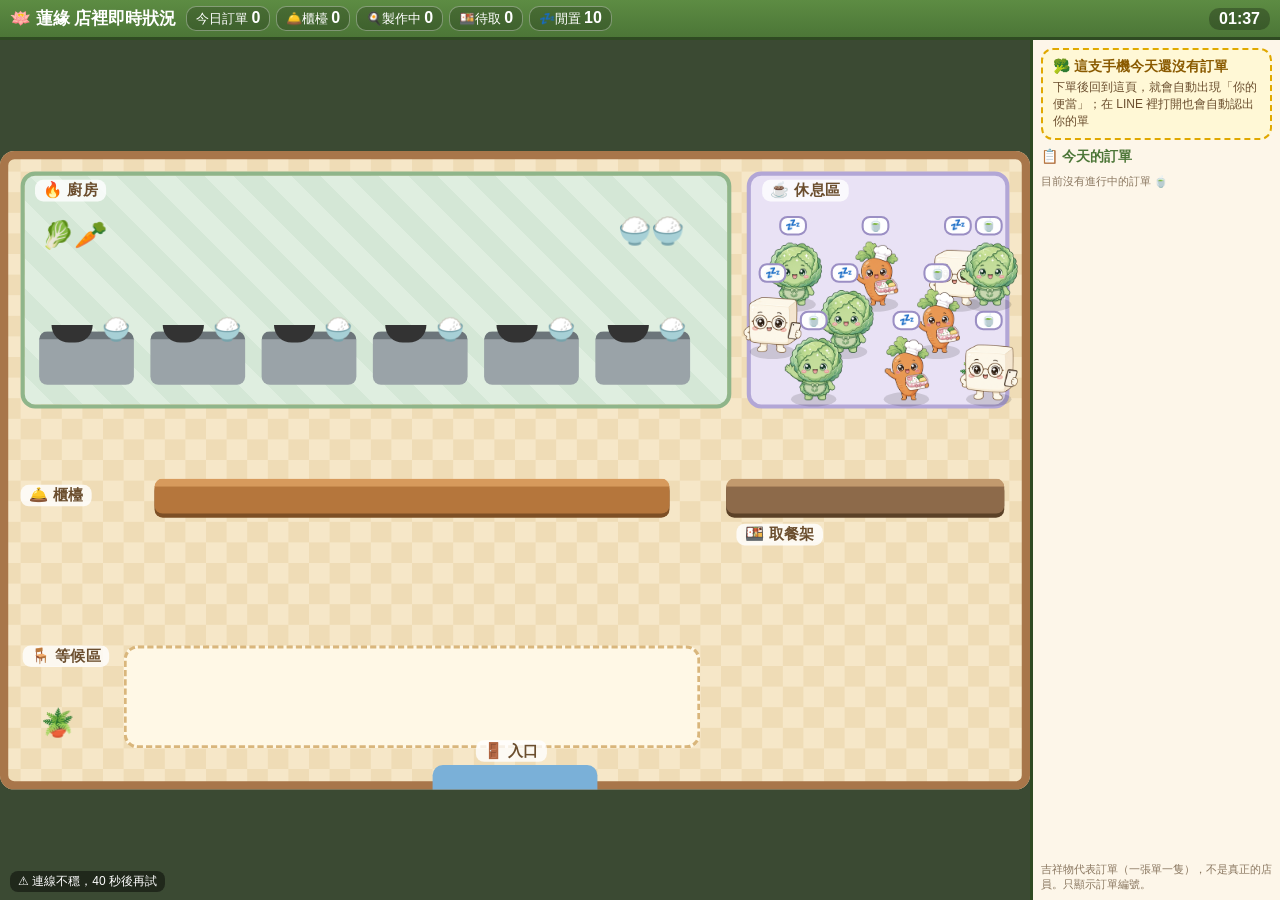
<file: live.html>
<!DOCTYPE html><html lang="zh-Hant"><head><meta charset="utf-8"><meta name="viewport" content="width=device-width,initial-scale=1,viewport-fit=cover">
<title>蓮緣素食・店裡即時狀況</title><meta name="robots" content="noindex"><link rel="icon" href="icon.png"><style>
*{box-sizing:border-box;margin:0}html,body{height:100%;overflow:hidden}
body{font-family:"Noto Sans CJK TC","Noto Sans TC","PingFang TC","Microsoft JhengHei",sans-serif;background:#2f3a2a;color:#4a3b2a;display:flex;flex-direction:column}
.hud{display:flex;gap:6px;align-items:center;background:linear-gradient(#5d8c43,#4c7637);color:#fff;padding:6px 10px;border-bottom:3px solid #2f4a22;overflow:hidden}
.hud .t{font-weight:900;font-size:17px;margin-right:4px;white-space:nowrap}
.cnt{background:#0003;border:1px solid #fff5;border-radius:10px;padding:2px 9px;font-size:13px;white-space:nowrap}.cnt b{font-size:16px;margin-left:3px}
.clock{margin-left:auto;font-variant-numeric:tabular-nums;font-weight:700;background:#0004;border-radius:10px;padding:2px 10px;white-space:nowrap}
.main{flex:1;display:flex;min-height:0}
.stage{flex:1;position:relative;overflow:hidden;background:#3b4a33}
#world{position:absolute;left:0;top:0;width:1000px;height:620px;transform-origin:0 0;background:repeating-conic-gradient(#f6e7c8 0 25%,#efdcb6 0 50%) 0 0/40px 40px;border-radius:14px;box-shadow:inset 0 0 0 8px #a8764a}
.area{position:absolute;border-radius:14px}
.kitchen{left:20px;top:20px;width:690px;height:230px;background:repeating-linear-gradient(45deg,#dfeee0 0 20px,#d4e7d6 20px 40px);border:4px solid #8fb58a}
.restz{left:725px;top:20px;width:255px;height:230px;background:#e9e2f5;border:4px solid #b2a6d6}
.seats{left:120px;top:480px;width:560px;height:100px;background:#fff8e6;border:3px dashed #d9b67c}
.lbl{position:absolute;font-weight:900;font-size:15px;color:#6b4e2e;background:#fffc;padding:1px 8px;border-radius:8px}
.counter{position:absolute;left:150px;top:318px;width:500px;height:34px;background:#b5763c;border-radius:8px;border-top:8px solid #d79a5c;box-shadow:0 4px 0 #7d4f25}
.shelf{position:absolute;left:705px;top:318px;width:270px;height:34px;background:#8d6a4a;border-radius:8px;border-top:8px solid #c29a6e;box-shadow:0 4px 0 #5b4127}
.door{position:absolute;left:420px;top:596px;width:160px;height:24px;background:#7ab0d8;border-radius:10px 10px 0 0}
.stn{position:absolute;top:175px;width:92px;height:52px;background:#9aa3a8;border-radius:8px;border-top:8px solid #6c757a}
.wok{position:absolute;left:12px;top:-14px;width:40px;height:17px;background:#333;border-radius:0 0 30px 30px}
.pot{position:absolute;right:4px;top:-22px;font-size:22px}
.busy .wok{animation:toss .5s infinite alternate}@keyframes toss{to{transform:translateY(-7px) rotate(-10deg)}}
.stm{position:absolute;left:24px;top:-20px;width:14px;height:14px;border-radius:50%;background:#fff;opacity:0}
.busy .stm{animation:steam 1.4s infinite}.busy .stm+.stm{animation-delay:.7s;left:38px}
@keyframes steam{0%{opacity:.95;transform:translateY(0) scale(.6)}100%{opacity:0;transform:translateY(-50px) scale(1.9)}}
.deco{position:absolute;font-size:26px}
.ag{position:absolute;width:0;height:0;cursor:pointer}
.ag .hit{position:absolute;left:-30px;top:-66px;width:60px;height:72px}
.ag .body{position:absolute;left:-28px;top:-62px;width:56px;height:62px;background-size:contain;background-repeat:no-repeat;background-position:bottom center;pointer-events:none}
.ag.walk .body{animation:walk .22s infinite alternate}@keyframes walk{from{transform:rotate(-7deg)}to{transform:rotate(7deg) translateY(-5px)}}
.ag.nap .body{filter:saturate(.75);animation:breathe 1.6s infinite alternate}@keyframes breathe{to{transform:scaleY(.94)}}
.ag .sh{position:absolute;left:-22px;top:-8px;width:44px;height:14px;border-radius:50%;background:#0002}
.ag .ring{position:absolute;left:-34px;top:-16px;width:68px;height:28px;border-radius:50%;border:3px solid #39e06b;box-shadow:0 0 10px #39e06b;display:none;animation:spin 1s infinite alternate}
@keyframes spin{to{transform:scale(1.12)}}.ag.sel .ring{display:block}
.ag.mine .sh{background:#ffd54a88;box-shadow:0 0 18px 6px #ffd54a}
.ag .carry{position:absolute;left:10px;top:-36px;font-size:22px;pointer-events:none}
.tag{position:absolute;left:0;top:-68px;transform:translate(calc(-50% + var(--dx,0px)),calc(-100% + var(--dy,0px))) scale(var(--ls,1));transform-origin:50% 100%;background:#fffffff2;border:2px solid #4c7637;border-radius:8px;padding:1px 5px 3px;font-size:12px;font-weight:800;white-space:nowrap;text-align:center;min-width:60px;line-height:1.25;pointer-events:none;transition:--dy .2s}
.tag .pb{height:5px;background:#e3d8c3;border-radius:3px;margin-top:2px;overflow:hidden}.tag .pb i{display:block;height:100%}
.tag.idle{border-color:#9b8fc4;min-width:0;color:#7a6fa6;padding:0 4px}.tag.wt{border-color:#e0a800;background:#fff6c9}
.tag.mine{border-color:#e0a800;background:#fff1b0;box-shadow:0 0 10px #ffc400;font-size:13px}.tag .me{display:block;color:#c0602a;font-size:12px}
.cust{position:absolute;width:0;height:0;pointer-events:none}.cust span{position:absolute;left:-17px;top:-40px;font-size:32px;white-space:nowrap}
.cust.walk span{animation:walk .25s infinite alternate}
.cust .ct{position:absolute;left:0;top:2px;transform:translateX(-50%) scale(var(--ls,1));transform-origin:50% 0;font-size:11px;background:#fff;border-radius:6px;padding:0 4px;white-space:nowrap;color:#a05a2a;font-weight:700}
.cust.mine .ct{background:#ffd54a;color:#5a3a00}.cust .crown{position:absolute;left:-10px;top:-62px;font-size:20px}
.side{width:250px;background:#fdf6e9;border-left:3px solid #2f4a22;display:flex;flex-direction:column;padding:8px;gap:8px;overflow:hidden}
.side h4{font-size:14px;color:#4c7637}
.my{background:#fff8d6;border:3px solid #e0a800;border-radius:12px;padding:8px 10px}
.my .no{font-size:17px;font-weight:900;color:#c0602a}.my .sl{font-size:13px}
.my .est{display:inline-block;background:#ffe9a8;color:#8a5a00;border:1px solid #e0a800;border-radius:8px;font-size:11px;font-weight:800;padding:0 5px;margin-right:3px}
.my .got{display:block;width:100%;margin-top:7px;min-height:46px;border:0;border-radius:12px;background:#4c9e3a;color:#fff;font-size:18px;font-weight:900;font-family:inherit}
.my .ph{display:flex;gap:5px;margin-top:6px;align-items:center;font-size:12px}.my .ph input{width:64px;font-size:18px;padding:4px;border:2px solid #e0a800;border-radius:8px;text-align:center}.my .ph button{flex:1;min-height:40px;border:0;border-radius:10px;background:#4c9e3a;color:#fff;font-weight:800;font-family:inherit;font-size:15px}
.hint{background:#fff8d6;border:2px dashed #e0a800;border-radius:12px;padding:8px 10px;font-weight:800;color:#8a5a00;font-size:14px}.hint span{display:block;font-weight:400;font-size:12px;color:#6b4e2e;margin-top:3px}
#my{display:flex;flex-direction:column;gap:6px;overflow:auto;flex:0 1 auto;max-height:60%}#my h4{margin:0}
.my .gm{font-size:12px;color:#c0392b;margin-top:3px}
.steps{display:flex;justify-content:space-between;margin-top:6px}.steps span{font-size:11px;color:#b3a48c;text-align:center;flex:1}.steps span.on{color:#4c7637;font-weight:800}
.steps span i{display:block;font-style:normal;font-size:16px;filter:grayscale(1);opacity:.5}.steps span.on i{filter:none;opacity:1}
.q{flex:1;overflow:hidden;display:flex;flex-direction:column;gap:4px}
.qi{background:#fff;border-radius:8px;padding:4px 7px;font-size:12px;display:flex;justify-content:space-between;align-items:center;border-left:5px solid #ccc}
.qi b{font-size:13px}.qi.me{background:#fff1b0}.s0{border-color:#e07a2e}.s1{border-color:#f2b72e}.s2{border-color:#4c9e3a}
.card{background:#fff;border-radius:12px;padding:8px 10px;border:3px solid #39e06b;font-size:13px;display:none}.card.show{display:block}
.card h5{font-size:15px;color:#c0602a}.card .x{float:right;cursor:pointer;font-size:16px}
.note{font-size:11px;color:#8a7760}
.net{position:absolute;left:10px;bottom:8px;font-size:12px;color:#fff;background:#0007;border-radius:8px;padding:2px 8px;display:none}.net.show{display:block}
.pause{position:absolute;inset:0;background:#0006;display:none;align-items:center;justify-content:center;z-index:2000}.pause.show{display:flex}
.pause button{font:inherit;font-size:18px;font-weight:800;background:#fff;border:0;border-radius:14px;padding:14px 22px;color:#4c7637}
.rot{display:none}
@media(max-width:900px){.side{width:175px;padding:5px;gap:5px}.hud .t{font-size:14px}.cnt{font-size:11px;padding:1px 6px}.cnt b{font-size:13px}.qi{font-size:11px;padding:2px 5px}.side h4{font-size:12px}.my .no{font-size:14px}.my{padding:5px 7px}.hud .cnt.opt{display:none}}
@media(max-width:600px) and (orientation:portrait){.main{flex-direction:column}.side{width:auto;border-left:0;border-top:3px solid #2f4a22;flex:0 0 auto;max-height:46%}.stage{flex:0 0 auto;height:calc(100vw * .62)}
 .rot{display:block;text-align:center;color:#fff;font-size:12px;padding:3px;background:#2f4a22}.hud .cnt{display:none}.hud .cnt.k{display:inline-block}.my .no{font-size:18px}.steps span{font-size:12px}}
</style></head><body>
<div class="hud"><span class="t">🪷 蓮緣 店裡即時狀況</span>
<span class="cnt k">今日訂單<b id="c0">–</b></span><span class="cnt opt">🛎️櫃檯<b id="c1">0</b></span><span class="cnt opt">🍳製作中<b id="c2">0</b></span><span class="cnt opt">🍱待取<b id="c3">0</b></span><span class="cnt opt">💤閒置<b id="c4">0</b></span>
<span class="clock" id="clk">--:--</span></div>
<div class="rot">📱 把手機橫過來看更清楚</div>
<div class="main"><div class="stage" id="stage"><div id="world">
 <div class="area kitchen"></div><div class="lbl" style="left:34px;top:28px">🔥 廚房</div>
 <div class="area restz"></div><div class="lbl" style="left:740px;top:28px">☕ 休息區</div>
 <div class="area seats"></div><div class="lbl" style="left:22px;top:480px">🪑 等候區</div>
 <div class="counter"></div><div class="lbl" style="left:20px;top:324px">🛎️ 櫃檯</div>
 <div class="shelf"></div><div class="lbl" style="left:715px;top:362px">🍱 取餐架</div>
 <div class="door"></div><div class="lbl" style="left:462px;top:572px">🚪 入口</div>
 <div class="deco" style="left:40px;top:66px">🥬🥕</div><div class="deco" style="left:600px;top:62px">🍚🍚</div>
 <div class="deco" style="left:930px;top:200px">🪴</div><div class="deco" style="left:40px;top:540px">🪴</div>
 <div id="layer"></div></div><div class="net" id="net"></div>
 <div class="pause" id="pause"><button onclick="resume()">⏸ 已暫停更新，點我繼續看 🥦</button></div></div>
<div class="side"><div id="my" style="display:none"></div><div class="card" id="card"></div><h4>📋 今天的訂單</h4><div class="q" id="q"></div>
<div class="note">吉祥物代表訂單（一張單一隻），不是真正的店員。只顯示訂單編號。</div></div></div>
<script>
const GAS_URL='https://script.google.com/macros/s/AKfycbydH3BwwshrRx2gKBIai570utuJRZCNYLdm-BNwcu_K44d8_NPxybF7l7yFXt6Ge9vwdw/exec';
// LINE 認人（LIFF）：在 LINE Developers 建好 LIFF 後把 ID 填這裡；空白＝不用，只靠「這支手機記住的單」
const LIFF_ID='2012307292-w2PaRcms';
const QS=new URLSearchParams(location.search),MY=(QS.get('order')||'').slice(0,20),DEMO=QS.get('demo');
// ---- 我的便當：這支手機記住的單（index.html 下單成功時存）＋網址的 ?order= ＋ LINE 認出來的單
const TDY=()=>new Date(Date.now()+8*3600e3).toISOString().slice(0,10);
function loadMine(){let a=[];try{a=JSON.parse(localStorage.getItem('ly_mine')||'[]')}catch(e){}if(!Array.isArray(a))a=[];
 try{const l=JSON.parse(localStorage.getItem('ly_last')||'null');if(l&&l.id&&!a.some(x=>x.id==l.id))a.push({id:l.id,t:l.t||'',d:TDY()})}catch(e){}
 const t=TDY();a=a.filter(x=>x&&x.id&&/^[0-9A-Za-z-]{4,20}$/.test(x.id)&&(x.d||'')>=t).slice(-20); // 過了的日子就刪掉
 try{localStorage.setItem('ly_mine',JSON.stringify(a))}catch(e){}return a.filter(x=>x.d==t)}
const MINE=new Map();loadMine().forEach(x=>MINE.set(x.id,x.t||''));
if(MY&&!MINE.has(MY))MINE.set(MY,(QS.get('t')||'').slice(0,60));else if(MY&&QS.get('t'))MINE.set(MY,QS.get('t').slice(0,60));
const ME=no=>MINE.has(no);
const W=document.getElementById('world'),L=document.getElementById('layer'),$=id=>document.getElementById(id);
const IMG=['m/cabbage.png','m/carrot.png','m/tofu.png'],NM=['小高麗菜','小紅蘿蔔','小豆腐'];
const esc=s=>String(s).replace(/[&<>"']/g,c=>'&#'+c.charCodeAt(0)+';');
// ---- 場景座標
const SL={counter:[190,295,400,505,610].map(x=>[x,300]),kitchen:[84,192,300,408,516,624].map(x=>[x,168]),shelf:[745,815,885,955].map(x=>[x,300]),
 rest:[[770,150],[850,150],[930,150],[790,242],[880,242],[960,242],[820,196],[910,196],[750,196],[960,150]]};
const SEAT=[170,240,310,380,450,520,590,650].map(x=>[x,555]),DOOR=[500,650];
SL.kitchen.forEach(([x],i)=>{const d=document.createElement('div');d.className='stn';d.id='stn'+i;d.style.left=(x-46)+'px';d.innerHTML='<div class="wok"></div><div class="stm"></div><div class="stm"></div><div class="pot">🍚</div>';W.insertBefore(d,L)});
const CU=['🧑','👩','👴','👧','🧔','👵','👨‍💼','👩‍🦰','👦','🧓'];
const used={counter:[],kitchen:[],shelf:[],rest:[],seat:[]};
function claim(z){const a=z=='seat'?SEAT:SL[z];for(let i=0;i<a.length;i++)if(!used[z][i]){used[z][i]=1;return i}return a.length-1}
function free(z,i){if(i!=null&&i>=0)used[z][i]=0}
function mk(c,h){const e=document.createElement('div');e.className=c;e.innerHTML=h;L.appendChild(e);return e}
const staff=[];let sel=null;
for(let i=0;i<10;i++){const k=i%3,e=mk('ag','<div class="ring"></div><div class="sh"></div><div class="body" style="background-image:url('+IMG[k]+')"></div><div class="carry"></div><div class="tag"></div><div class="hit"></div>');
 const s={i,k,e,name:NM[k]+(Math.floor(i/3)+1),o:null,zone:'rest',slot:claim('rest'),x:0,y:0,sp:170,act:'idle'};[s.x,s.y]=SL.rest[s.slot];s.tx=s.x;s.ty=s.y;
 e.querySelector('.hit').onclick=ev=>{ev.stopPropagation();sel=s;showCard()};staff.push(s)}
// ---- 訂單
const OR=new Map();let first=true,TODAY=0,OVER=0;
const RANK={ready:0,kitchen:1,counter:2};
function apply(d){TODAY=d.today||0;const seen=new Set();
 (d.orders||[]).forEach(r=>{seen.add(r.no);let o=OR.get(r.no);if(!o){o={no:r.no,stage:r.stage,slot:r.slot,t0:Date.now(),ts:Date.now(),s:null,c:null};OR.set(r.no,o)}else if(o.stage!=r.stage){o.stage=r.stage;o.ts=Date.now()}o.slot=r.slot;o.auto=!!r.auto});
 // 想要有吉祥物的：自己的單優先，其次 待取 > 製作 > 櫃檯
 const act=[...OR.values()].filter(o=>RANK[o.stage]!=null).sort((a,b)=>ME(b.no)-ME(a.no)||RANK[a.stage]-RANK[b.stage]||(a.no<b.no?-1:1));
 const keep=new Set(act.slice(0,10));OVER=Math.max(0,act.length-10);
 // 已有吉祥物但被擠掉的（很少見）→ 放回休息
 staff.forEach(s=>{if(s.o&&RANK[s.o.stage]!=null&&!keep.has(s.o)){release(s)}});
 act.slice(0,10).forEach(o=>{if(!o.s){const s=staff.find(x=>!x.o&&x.act=='idle')||staff.find(x=>!x.o);if(!s)return;s.o=o;o.s=s;
   o.c=spawnCust(o,first||o.stage!='counter');}
  place(o,first)});
 // 結束的單：done → 客人來拿；cancelled → 客人離開
 OR.forEach(o=>{if(o.s&&(o.stage=='done'||o.stage=='cancelled'))finish(o,first)});
 first=false;render()}
function spawnCust(o,inside){const mine=ME(o.no),e=mk('cust'+(mine?' mine':''),(mine?'<div class="crown">👑</div>':'')+'<span>'+CU[parseInt(o.no.slice(-3))%CU.length||0]+'</span><div class="ct">'+(mine?'你 ':'')+'#'+esc(short(o.no))+'</div>');
 const c={e,x:DOOR[0],y:DOOR[1],tx:DOOR[0],ty:DOOR[1],sp:120,seat:null,st:'in'};return c}
function short(no){return String(no).split('-').pop()}
function setZone(s,z,jump){if(s.zone==z)return;free(s.zone,s.slot);s.zone=z;s.slot=claim(z);goto(s,SL[z][s.slot],jump)}
function goto(a,p,jump){a.tx=p[0];a.ty=p[1];if(jump){a.x=a.tx;a.y=a.ty}}
function place(o,jump){const s=o.s,c=o.c;
 if(o.stage=='counter'){setZone(s,'counter',jump);s.act='taking';const p=SL.counter[s.slot];c.free&&c.free();free('seat',c.seat);c.seat=null;goto(c,[p[0],445],jump)}
 else{setZone(s,o.stage=='ready'?'shelf':'kitchen',jump);s.act=o.stage=='ready'?'waiting':'cooking';if(c.seat==null){c.seat=claim('seat');goto(c,SEAT[c.seat],jump)}}}
function finish(o,jump){const s=o.s,c=o.c;if(o.fin)return;o.fin=1;free('seat',c.seat);
 if(o.stage=='done'){if(s.zone!='shelf'){setZone(s,'shelf',jump)}s.act='waiting';const p=SL.shelf[s.slot];c.st='pick';goto(c,[p[0],445])}
 else{c.st='leave';goto(c,DOOR);release(s)}}
function release(s){const o=s.o;if(o){o.s=null}s.o=null;s.act='toRest';setZone(s,'rest')}
function move(a,dt){const dx=a.tx-a.x,dy=a.ty-a.y,d=Math.hypot(dx,dy),v=a.sp*dt;if(d<=v||d<.01){a.x=a.tx;a.y=a.ty;return true}a.x+=dx/d*v;a.y+=dy/d*v;return false}
const custs=()=>[...OR.values()].filter(o=>o.c&&!o.c.dead).map(o=>o);
function step(dt){
 staff.forEach(s=>{if(move(s,dt)&&s.act=='toRest')s.act='idle'});
 custs().forEach(o=>{const c=o.c,arr=move(c,dt);
  if(c.st=='pick'&&arr){c.st='leave';c.e.querySelector('span').textContent+='🍱';if(o.s)release(o.s);setTimeout(()=>goto(c,DOOR),600)}
  else if(c.st=='leave'&&arr&&c.x==DOOR[0]&&c.y==DOOR[1]){c.e.remove();c.dead=1}})}
const ICON={taking:'📝',cooking:'🍳',waiting:'⏳'},TXT={taking:'櫃檯點餐中',cooking:'廚房製作中',waiting:'便當好了，等待取餐',idle:'休息中',toRest:'回休息區'};
const SC={counter:0,kitchen:1,ready:2};
function prog(o){const t=(Date.now()-o.ts)/1000;return o.stage=='ready'||o.stage=='done'?1:o.stage=='kitchen'?Math.min(.95,.15+t/300):Math.min(.9,.2+t/120)}
let LS=1;
function render(){
 staff.forEach(s=>{const e=s.e,o=s.o,mine=o&&ME(o.no);e.style.left=s.x+'px';e.style.top=s.y+'px';e.style.zIndex=Math.round(s.y)+(mine?1000:0);
  e.classList.toggle('walk',s.x!=s.tx||s.y!=s.ty);e.classList.toggle('nap',s.act=='idle');e.classList.toggle('sel',sel===s);e.classList.toggle('mine',!!mine);
  const tg=e.querySelector('.tag');
  if(!o){tg.className='tag idle';tg.textContent=s.act=='idle'?(s.i%2?'🍵':'💤'):'☕'}
  else{const p=prog(o),col=o.stage=='counter'?'#e07a2e':o.stage=='kitchen'?'#f29a2e':'#4c9e3a';tg.className='tag'+(mine?' mine':s.act=='waiting'?' wt':'');
   tg.innerHTML=(mine?'<span class="me">👑 你的便當</span>':'')+(ICON[s.act]||'🏃')+' #'+esc(short(o.no))+'<div class="pb"><i style="width:'+Math.round(p*100)+'%;background:'+col+'"></i></div>'}
  e.querySelector('.carry').textContent=s.act=='waiting'?'🍱':s.act=='taking'?'🧾':''});
 custs().forEach(o=>{const c=o.c;c.e.style.left=c.x+'px';c.e.style.top=c.y+'px';c.e.style.zIndex=Math.round(c.y)+(ME(o.no)?1000:0);c.e.classList.toggle('walk',c.x!=c.tx||c.y!=c.ty)});
 SL.kitchen.forEach((_,i)=>$('stn'+i).classList.toggle('busy',staff.some(s=>s.act=='cooking'&&s.zone=='kitchen'&&s.slot==i&&s.x==s.tx)));
 declutter();
 const all=[...OR.values()],n=st=>all.filter(o=>o.stage==st).length;
 $('c0').textContent=TODAY;$('c1').textContent=n('counter');$('c2').textContent=n('kitchen');$('c3').textContent=n('ready');$('c4').textContent=staff.filter(s=>!s.o).length;
 const SN=['點餐','製作中','待取'];
 $('q').innerHTML=all.filter(o=>SC[o.stage]!=null).sort((a,b)=>ME(b.no)-ME(a.no)||SC[b.stage]-SC[a.stage]).slice(0,12).map(o=>'<div class="qi s'+SC[o.stage]+(ME(o.no)?' me':'')+'"><span>'+(ME(o.no)?'👑 ':'')+'<b>#'+esc(short(o.no))+'</b> '+(o.slot?esc(o.slot)+' 取':'')+'</span><span>'+SN[SC[o.stage]]+'</span></div>').join('')+(OVER?'<div class="qi">還有 '+OVER+' 張排隊中</div>':'')||'<div class="note">目前沒有進行中的訂單 🍵</div>';
 myCard();if(sel)showCard()}
// 標籤不重疊：由下往上排，撞到就往上推
function declutter(){const R=[];const tags=staff.map(s=>({s,t:s.e.querySelector('.tag')})).sort((a,b)=>b.s.y-a.s.y);
 tags.forEach(({s,t})=>{const w=t.offsetWidth*LS,h=t.offsetHeight*LS;let y=s.y-68,dy=0,dx=0;if(s.x-w/2<14)dx=14-(s.x-w/2);else if(s.x+w/2>986)dx=986-(s.x+w/2);const x=s.x+dx;
  for(let k=0;k<12;k++){const hit=R.find(r=>Math.abs(r.x-x)<(r.w+w)/2+2&&(y-h+dy)<r.y&&(y+dy)>r.y-r.h);if(!hit)break;dy=(hit.y-r0(hit))-y-2}
  R.push({x,w,h,y:y+dy});t.style.setProperty('--dy',(dy/LS)+'px');t.style.setProperty('--dx',(dx/LS)+'px')});
 function r0(r){return r.h}}
const STEP=[['🧾','已送出'],['🍳','製作中'],['🍱','可取餐'],['🙇','完成']];
let GOTS=[];try{GOTS=JSON.parse(localStorage.getItem('ly_gots')||'[]')}catch(e){}if(!Array.isArray(GOTS))GOTS=[];
const GM={},ASK={};let myKey='',LINE_ON=false;
function oneCard(no){const o=OR.get(no),got=GOTS.includes(no);let h;
 if(!o)h='<div class="no">👑 你的訂單 #'+esc(short(no))+'</div><div class="sl">'+(first?'讀取中…':'還沒在今天的單裡找到，稍後會自動更新')+'</div>';
 else if(o.stage=='cancelled')h='<div class="no">#'+esc(short(no))+'</div><div class="sl">這張訂單已取消</div>';
 else{const done=got||(o.stage=='done'&&!o.auto),k=done?3:{counter:0,kitchen:1,ready:2,done:3}[o.stage],est=o.auto&&!done?'<span class="est">預計</span>':'';
  h='<div class="no">👑 你的便當 #'+esc(short(no))+'</div><div class="sl">'+est+['店家確認中','廚房製作中','好了！到櫃檯取餐 🎉','取餐完成，謝謝光臨 🙏'][k]+(o.slot?'・'+esc(o.slot)+' 取餐':'')+'</div><div class="steps">'+STEP.map((x,i)=>'<span class="'+(i<=k?'on':'')+'"><i>'+x[0]+'</i>'+(i==k&&est?'預計':'')+x[1]+'</span>').join('')+'</div>';
  if(!done&&o.stage!='counter')h+=ASK[no]?'<div class="ph">電話末三碼<input id="ph_'+esc(no)+'" inputmode="numeric" maxlength="3" autocomplete="off"><button onclick="gotIt(\''+esc(no)+'\')">確認</button></div>':'<button class="got" onclick="gotIt(\''+esc(no)+'\')">我拿到了 👍</button>';
  if(!done&&o.stage!='ready'&&MINE.get(no))h+='<a class="cx" href="index.html?cancel='+encodeURIComponent(no)+'&t='+encodeURIComponent(MINE.get(no))+'" style="display:block;margin-top:8px;text-align:center;color:#c0392b;font-size:14px;border:1.5px solid #e6b0aa;border-radius:10px;padding:7px;text-decoration:none">取消這張訂單</a>';
  if(GM[no])h+='<div class="gm">'+esc(GM[no])+'</div>'}
 return '<div class="my">'+h+'</div>'}
function myCard(){const m=$('my');let h;
 if(MINE.size){const ids=[...MINE.keys()].sort((a,b)=>{const r=o=>{const x=OR.get(o);return !x?1:x.stage=='ready'?0:x.stage=='kitchen'||x.stage=='counter'?1:2};return r(a)-r(b)||(a<b?-1:1)});
  h=(MINE.size>1?'<h4>👑 你今天的 '+MINE.size+' 張單</h4>':'')+ids.map(oneCard).join('')}
 else h='<div class="hint">🥦 這支手機今天還沒有訂單<br><span>下單後回到這頁，就會自動出現「你的便當」'+(LIFF_ID&&!LINE_ON?'；在 LINE 裡打開也會自動認出你的單':'')+'</span></div>';
 if(h!==myKey){myKey=h;m.innerHTML=h}m.style.display='block'}
// 客人自己按「我拿到了」：有隨機碼（這支手機下的單／LINE 連結）就直接送，沒有就請輸入電話末三碼
async function gotIt(no){const tk=MINE.get(no)||'';let ph='';if(!tk){if(!ASK[no]){ASK[no]=1;myKey='';return}ph=($('ph_'+no)||{}).value||'';if(!/^\d{3}$/.test(ph)){GM[no]='請輸入電話最後 3 個數字';myKey='';return}}
 GM[no]='送出中…';myKey='';
 try{let d;if(DEMO)d={ok:true};else{const r=await fetch(GAS_URL+'?action=gotit&order='+encodeURIComponent(no)+(tk?'&t='+encodeURIComponent(tk):'&ph='+ph));d=await r.json()}
  if(d&&d.ok){GOTS.push(no);GOTS=GOTS.slice(-20);try{localStorage.setItem('ly_gots',JSON.stringify(GOTS))}catch(e){}GM[no]='';const o=OR.get(no);if(o){o.stage='done';o.auto=false;o.ts=Date.now()}}
  else GM[no]=d&&d.error=='status'?'店家還沒接單，先等一下喔':'對不上，請再確認電話末三碼'}
 catch(e){GM[no]='連線不穩，請再按一次'}myKey=''}
function showCard(){const s=sel,o=s.o,c=$('card');c.className='card show';
 c.innerHTML='<span class="x" onclick="sel=null;card.className=\'card\'">✕</span><h5>'+s.name+'</h5>'+(o?'<div>訂單 <b>#'+esc(o.no)+'</b>'+(ME(o.no)?'（你的）':'')+'</div><div>'+TXT[s.act]+'</div>'+(o.slot?'<div>取餐 '+esc(o.slot)+'</div>':''):'<div>'+TXT[s.act]+'，等待新訂單</div>')}
document.addEventListener('click',()=>{});
function fit(){const st=$('stage'),sc=Math.min(st.clientWidth/1000,st.clientHeight/620);W.style.transform='scale('+sc+')';W.style.left=(st.clientWidth-1000*sc)/2+'px';W.style.top=(st.clientHeight-620*sc)/2+'px';LS=Math.min(1.8,Math.max(1,.72/sc));W.style.setProperty('--ls',LS)}
addEventListener('resize',fit);fit();
function tick(){const d=new Date(Date.now()+8*3600e3);$('clk').textContent=d.toISOString().slice(11,16)}tick();setInterval(tick,10000);
let last=performance.now();function loop(t){step(Math.max(0,Math.min(.05,(t-last)/1000)));last=t;render();requestAnimationFrame(loop)}requestAnimationFrame(loop);
// ---- 讀資料：每 20 秒；畫面看不到就停；自己的單完成/取消就停；30 分鐘沒動作就停；失敗就退避重試，動畫照跑
const POLL=20000,IDLE_MAX=30*60e3;let timer=null,fails=0,stopped=false,lastAct=Date.now(),busyF=false;
['pointerdown','keydown','touchstart'].forEach(ev=>addEventListener(ev,()=>{lastAct=Date.now()},{passive:true}));
function sched(ms){clearTimeout(timer);if(!stopped&&!document.hidden)timer=setTimeout(poll,ms)}
async function fetchLive(){if(DEMO)return demo();const ac=new AbortController(),t=setTimeout(()=>ac.abort(),8000);
 try{const r=await fetch(GAS_URL+'?action=live',{signal:ac.signal});const d=await r.json();if(!d||!d.ok)throw 0;return d}finally{clearTimeout(t)}}
async function poll(){if(stopped||busyF)return;if(Date.now()-lastAct>IDLE_MAX){stop(true);return}busyF=true;
 try{const d=await fetchLive();fails=0;$('net').className='net';apply(d);
  if(MINE.size&&[...MINE.keys()].every(n=>{const o=OR.get(n);return GOTS.includes(n)||o&&((o.stage=='done'&&!o.auto)||o.stage=='cancelled')})){stopped=true;return}sched(POLL)}
 catch(e){fails++;const ms=Math.min(POLL*Math.pow(2,fails),300000);$('net').textContent='⚠ 連線不穩，'+Math.round(ms/1000)+' 秒後再試';$('net').className='net show';sched(ms)}
 finally{busyF=false}}
function stop(idle){stopped=true;clearTimeout(timer);if(idle)$('pause').className='pause show'}
function resume(){$('pause').className='pause';stopped=false;lastAct=Date.now();poll()}
document.addEventListener('visibilitychange',()=>{if(document.hidden)clearTimeout(timer);else if(!stopped){lastAct=Date.now();poll()}});
// ---- 示範資料（?demo=1，不連後端）
let DS=null;function demo(){const now=Date.now();if(!DS){DS={t:now,n:0,list:[]};const pre=[['counter'],['counter'],['counter'],['kitchen'],['kitchen'],['ready']];pre.forEach(([st])=>DS.list.push({no:'1031-0'+String(++DS.n+10).padStart(2,'0'),stage:st,slot:'12:'+String(10+DS.n*5).padStart(2,'0'),at:now}))}
 const L2=DS.list;L2.forEach(o=>{const t=(now-o.at)/1000;const nx={counter:['kitchen',8],kitchen:['ready',14],ready:['done',8]}[o.stage];if(nx&&t>nx[1]+Math.random()*4){o.stage=nx[0];o.at=now}});
 if(L2.filter(o=>o.stage=='counter').length<3&&Math.random()<.7)L2.push({no:'1031-0'+String(++DS.n+10).padStart(2,'0'),stage:'counter',slot:'12:'+String((10+DS.n*5)%60).padStart(2,'0'),at:now});
 return {ok:true,today:30+DS.n,orders:L2.map(({no,stage,slot})=>({no,stage,slot}))}}
if(DEMO){const DP=+DEMO>1?+DEMO:3000;setInterval(()=>{if(!stopped)fetchLive().then(apply)},DP)}
// ---- LINE 認人：只在 LINE 裡打開、而且有填 LIFF_ID 才做；任何失敗都安靜略過，照樣用手機記住的單
async function lineMine(){if(!LIFF_ID||DEMO||!/ Line\//i.test(navigator.userAgent))return;
 try{await new Promise((ok,ng)=>{const sc=document.createElement('script');sc.src='https://static.line-scdn.net/liff/edge/2/sdk.js';sc.onload=ok;sc.onerror=ng;document.head.appendChild(sc)});
  await liff.init({liffId:LIFF_ID});if(!liff.isLoggedIn()){if(liff.isInClient())liff.login({redirectUri:location.href});return}
  const tok=liff.getIDToken();if(!tok)return;
  const r=await fetch(GAS_URL,{method:'POST',headers:{'Content-Type':'text/plain;charset=utf-8'},body:JSON.stringify({action:'mine',idToken:tok})});const d=await r.json();
  if(d&&d.ok){LINE_ON=true;(d.orders||[]).forEach(o=>{if(o&&o.no&&!MINE.has(o.no))MINE.set(o.no,'')});myKey='';if(stopped&&MINE.size){stopped=false;poll()}}}
 catch(e){}}
lineMine();
poll();
</script></body></html>
</file>
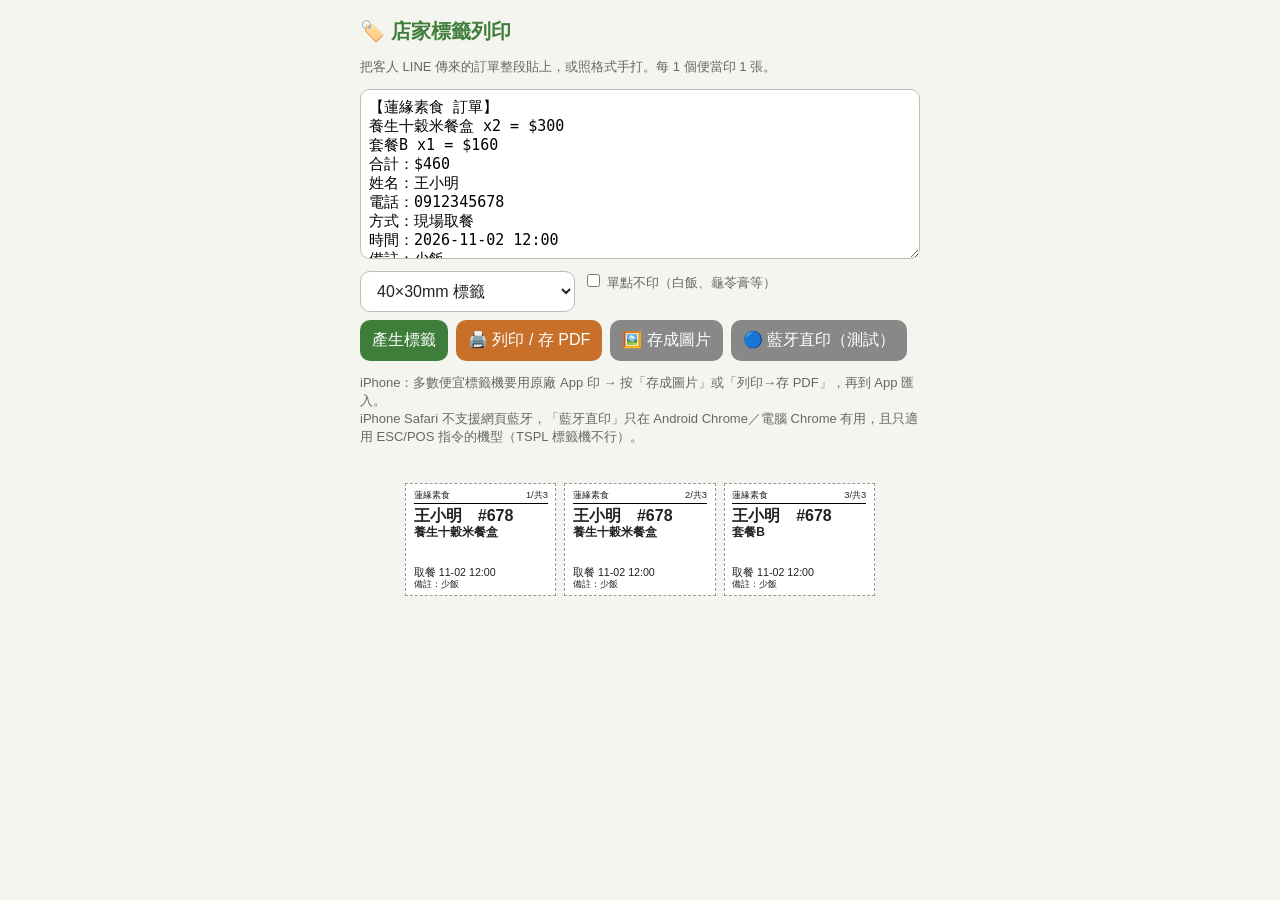
<file: print.html>
<!doctype html><html lang="zh-Hant"><head><meta charset="utf-8"><meta name="robots" content="noindex,nofollow">
<meta name="viewport" content="width=device-width,initial-scale=1">
<title>蓮緣素食｜店家標籤列印</title>
<style id="pagecss">@page{size:40mm 30mm;margin:0}</style>
<style>
body{margin:0;font-family:-apple-system,"PingFang TC","Noto Sans TC",sans-serif;background:#f5f5f0;color:#222}
.ui{padding:12px;max-width:560px;margin:auto}h1{font-size:20px;color:#3f7d3a;margin:6px 0}
textarea{width:100%;box-sizing:border-box;height:170px;font-size:15px;padding:8px;border-radius:10px;border:1px solid #bbb}
.row{display:flex;gap:8px;flex-wrap:wrap;margin:8px 0}button,select{font-size:16px;padding:10px 12px;border-radius:10px;border:0;background:#3f7d3a;color:#fff}
select{background:#fff;color:#222;border:1px solid #bbb}button.g{background:#888}button.o{background:#c8702a}
.note{font-size:13px;color:#666}#err{color:#c00;font-size:14px}
#labels{display:flex;flex-wrap:wrap;gap:8px;padding:12px;justify-content:center}
.lab{width:40mm;height:30mm;box-sizing:border-box;padding:1.5mm 2mm;background:#fff;border:1px dashed #999;overflow:hidden;display:flex;flex-direction:column;font-size:9pt;line-height:1.2}
.w58 .lab{width:58mm;height:40mm;font-size:11pt}
.lab .h{display:flex;justify-content:space-between;font-size:7pt;border-bottom:1px solid #000;padding-bottom:.5mm}
.lab .n{font-size:12pt;font-weight:700;margin-top:.5mm}.w58 .lab .n{font-size:15pt}
.lab .i{font-weight:700;flex:1}.lab .t{font-size:8pt}.lab .x{font-size:7pt;white-space:nowrap;overflow:hidden;text-overflow:ellipsis}
@media print{.ui{display:none}body{background:#fff}#labels{display:block;padding:0}.lab{border:0;page-break-after:always;break-after:page}}
</style></head><body>
<div class="ui">
<h1>🏷️ 店家標籤列印</h1>
<p class="note">把客人 LINE 傳來的訂單整段貼上，或照格式手打。每 1 個便當印 1 張。</p>
<textarea id="src">【蓮緣素食 訂單】
養生十穀米餐盒 x2 = $300
套餐B x1 = $160
合計：$460
姓名：王小明
電話：0912345678
方式：現場取餐
時間：2026-11-02 12:00
備註：少飯</textarea>
<div class="row">
<select id="size" onchange="setSize()"><option value="40">40×30mm 標籤</option><option value="58">58mm 寬（58×40mm）</option></select>
<label class="note"><input type="checkbox" id="skip"> 單點不印（白飯、龜苓膏等）</label></div>
<div class="row"><button onclick="make()">產生標籤</button><button class="o" onclick="window.print()">🖨️ 列印 / 存 PDF</button>
<button class="g" onclick="saveImg()">🖼️ 存成圖片</button><button class="g" id="bt" onclick="btPrint()">🔵 藍牙直印（測試）</button></div>
<div id="err"></div>
<p class="note">iPhone：多數便宜標籤機要用原廠 App 印 → 按「存成圖片」或「列印→存 PDF」，再到 App 匯入。<br>iPhone Safari 不支援網頁藍牙，「藍牙直印」只在 Android Chrome／電腦 Chrome 有用，且只適用 ESC/POS 指令的機型（TSPL 標籤機不行）。</p>
</div>
<div id="labels"></div>
<script>
const SHOP='蓮緣素食';const SIDE=['白飯','五穀飯','龜苓膏'];
let L=[];
function parse(t){const o={items:[]};t.split(/\n/).forEach(r=>{r=r.trim();let m;
 if(m=r.match(/^(.+?)\s*[xX×＊*]\s*(\d+)/))o.items.push({n:m[1].trim(),q:+m[2]});
 else if(m=r.match(/^姓名[:：]\s*(.*)/))o.name=m[1];else if(m=r.match(/^電話[:：]\s*(.*)/))o.phone=m[1].replace(/\D/g,'');
 else if(m=r.match(/^時間[:：]\s*(.*)/))o.time=m[1];else if(m=r.match(/^備註[:：]\s*(.*)/))o.note=m[1];else if(m=r.match(/^方式[:：]\s*(.*)/))o.method=m[1];else if(m=r.match(/^地址[:：]\s*(.*)/))o.address=m[1];else if(m=r.match(/^樓層[/／]?.*[:：]\s*(.*)/))o.floor=m[1];else if(m=r.match(/^外送費預估[:：]\s*(.*)/))o.deliveryFee=m[1];});return o}
function esc(s){return (s||'').replace(/[&<>]/g,c=>({'&':'&amp;','<':'&lt;','>':'&gt;'}[c]))}
function make(){const o=parse(document.getElementById('src').value);const e=document.getElementById('err');
 let it=o.items;if(document.getElementById('skip').checked)it=it.filter(i=>!SIDE.includes(i.n));
 if(!it.length){e.textContent='看不到品項，格式要像「套餐B x1」';return}e.textContent=o.name?'':'⚠ 沒有姓名';
 L=[];it.forEach(i=>{for(let k=0;k<i.q;k++)L.push({...o,item:i.n})});const N=L.length;L.forEach((l,k)=>l.no=`${k+1}/共${N}`);
 const tm=(o.time||'').replace(/^\d{4}-/,'');const dl=/外送/.test(o.method||'')||!!o.address;const dest=dl?[o.address,o.floor].filter(Boolean).join(' ')||tm:tm;
 document.getElementById('labels').innerHTML=L.map(l=>`<div class="lab"><div class="h"><span>${SHOP}</span><span>${l.no}</span></div>
 <div class="n">${esc(l.name||'')}　${l.phone?'#'+l.phone.slice(-3):''}</div><div class="i">${esc(l.item)}</div>
 <div class="t">${dl?'外送 ':'取餐 '}${esc(dest)}</div><div class="x">${l.note?'備註：'+esc(l.note):''}</div></div>`).join('')}
function setSize(){const w=document.getElementById('size').value=='58';document.body.classList.toggle('w58',w);
 document.getElementById('pagecss').textContent=w?'@page{size:58mm 40mm;margin:0}':'@page{size:40mm 30mm;margin:0}'}
// 畫成點陣圖（8 dots/mm = 203dpi）
function draw(l){const w=document.getElementById('size').value=='58';const W=w?464:320,H=w?320:240,f=W/320;
 const c=document.createElement('canvas');c.width=W;c.height=H;const g=c.getContext('2d');g.fillStyle='#fff';g.fillRect(0,0,W,H);g.fillStyle='#000';
 const F=s=>`${s*f}px "PingFang TC","Noto Sans CJK TC",sans-serif`;
 g.font=F(22);g.fillText(SHOP,12*f,30*f);g.textAlign='right';g.fillText(l.no,W-12*f,30*f);g.textAlign='left';g.fillRect(12*f,38*f,W-24*f,2);
 g.font='bold '+F(36);g.fillText(`${l.name||''} ${l.phone?'#'+l.phone.slice(-3):''}`,12*f,82*f);
 g.font='bold '+F(30);g.fillText(l.item,12*f,128*f,W-24*f);
 g.font=F(24);const dl=/外送/.test(l.method||'')||!!l.address;g.fillText((dl?'外送 ':'取餐 ')+(dl?([l.address,l.floor].filter(Boolean).join(' ')||(l.time||'')):(l.time||'').replace(/^\d{4}-/,'')),12*f,175*f);
 if(l.note){g.font=F(22);g.fillText('備註：'+l.note,12*f,215*f,W-24*f)}return c}
async function saveImg(){if(!L.length)make();for(const [k,l] of L.entries()){const a=document.createElement('a');a.download=`標籤_${l.name||''}_${k+1}.png`;a.href=draw(l).toDataURL();a.click();await new Promise(r=>setTimeout(r,300))}}
// ESC/POS 點陣列印 GS v 0
function raster(c){const g=c.getContext('2d'),W=c.width,H=c.height,d=g.getImageData(0,0,W,H).data,bw=W/8;
 const out=[0x1b,0x40,0x1d,0x76,0x30,0,bw&255,bw>>8,H&255,H>>8];
 for(let y=0;y<H;y++)for(let x=0;x<bw;x++){let b=0;for(let i=0;i<8;i++){const p=(y*W+x*8+i)*4;if(d[p]<128)b|=0x80>>i}out.push(b)}
 out.push(0x0a,0x0a,0x0a);return new Uint8Array(out)}
async function btPrint(){if(!navigator.bluetooth){alert('這個瀏覽器不支援網頁藍牙（iPhone Safari 都不支援）。請用「存成圖片」再用印表機 App 印。');return}
 if(!L.length)make();
 try{const SV=[0x18f0,0xffe0,0xff00,'e7810a71-73ae-499d-8c15-faa9aef0c3f2','49535343-fe7d-4ae5-8fa9-9fafd205e455'];
 const dev=await navigator.bluetooth.requestDevice({acceptAllDevices:true,optionalServices:SV});
 const srv=await dev.gatt.connect();let ch=null;
 for(const s of await srv.getPrimaryServices())for(const c of await s.getCharacteristics())if(!ch&&(c.properties.write||c.properties.writeWithoutResponse))ch=c;
 if(!ch)throw '找不到可寫入的通道';
 for(const l of L){const data=raster(draw(l));for(let i=0;i<data.length;i+=180){await ch.writeValueWithoutResponse?ch.writeValueWithoutResponse(data.slice(i,i+180)):ch.writeValue(data.slice(i,i+180));await new Promise(r=>setTimeout(r,20))}}
 alert('已送出 '+L.length+' 張')}catch(e){alert('藍牙列印失敗：'+e)}}
make();
</script></body></html>
</file>
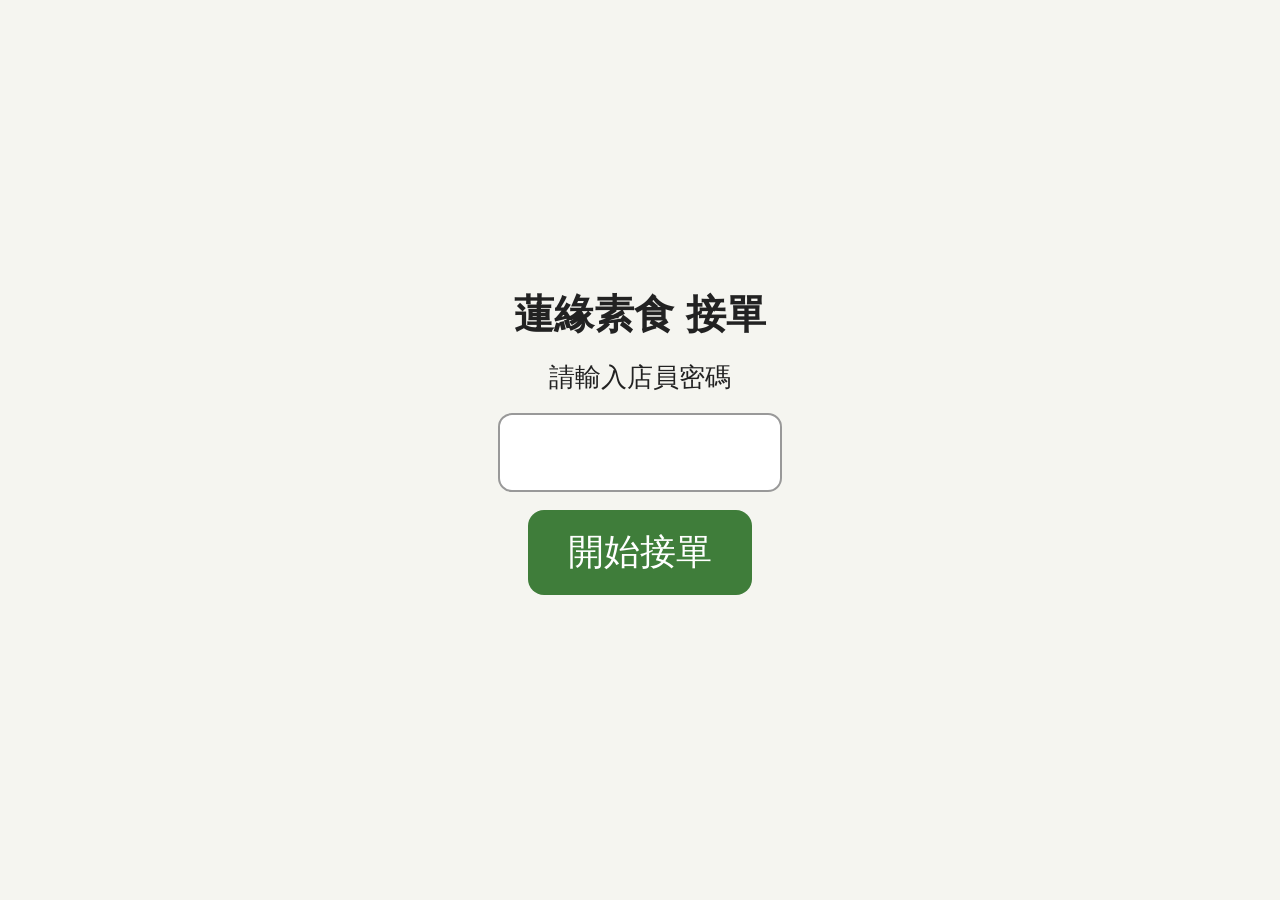
<file: staff.html>
<!doctype html><html lang="zh-Hant"><head><meta charset="utf-8"><meta name="robots" content="noindex,nofollow">
<meta name="viewport" content="width=device-width,initial-scale=1,viewport-fit=cover">
<title>蓮緣接單</title><link rel="manifest" href="manifest.json"><meta name="theme-color" content="#3f7d3a">
<script src="ly-theme.js"></script>
<link rel="icon" href="icon.png"><script src="menu.js"></script><script src="yearmeal.js"></script><link rel="apple-touch-icon" href="icon.png"><meta name="apple-mobile-web-app-capable" content="yes"><meta name="mobile-web-app-capable" content="yes"><link rel="stylesheet" href="ly-feel.css"><script src="ly-feel.js"></script><script src="ly-skeleton.js"></script>
<style id="pagecss">@page{size:40mm 30mm;margin:0}.sg{background:#fff3c4;border:1px solid #e0a800;border-radius:8px;font-weight:700}.sgd{color:#4c9e3a;font-size:13px}</style>
<style>
body{margin:0;font-family:"Noto Sans TC","PingFang TC",sans-serif;background:#f5f5f0;color:#222;font-size:26px}
header{background:#3f7d3a;color:#fff;padding:14px 18px;display:flex;justify-content:space-between;align-items:center;flex-wrap:wrap;gap:8px;position:sticky;top:0;z-index:5}
header b{font-size:34px}#stat{font-size:28px}#conn{font-size:20px}
#onBtn{display:block;width:100%;font-size:44px;font-weight:700;padding:34px 10px;border:6px solid #fff;border-radius:24px;color:#fff;margin:0 0 8px;box-shadow:0 4px 12px #0003}
#onBtn.on{background:#2e8b3d}#onBtn.off{background:#c0392b}#onTip{font-size:24px;color:#555;text-align:center;margin-bottom:16px}
main{padding:14px;max-width:900px;margin:auto}
.remind{background:#fff3c4;border:3px solid #e0a800;border-radius:16px;padding:14px;font-size:28px;margin-bottom:14px;line-height:1.4}
.card{background:#fff;border-radius:20px;box-shadow:0 2px 8px #0002;padding:18px;margin-bottom:18px;border-left:12px solid #e07a1f}
.card .who{font-size:40px;font-weight:700}.card .tm{font-size:32px;color:#c0392b;font-weight:700;margin:6px 0}
.card pre{font-family:inherit;font-size:34px;font-weight:700;margin:10px 0;white-space:pre-wrap}
.card .sm{font-size:24px;color:#555}.card .nt{font-size:28px;background:#fdecea;padding:6px 10px;border-radius:10px;margin:6px 0}
.btns{display:flex;gap:14px;margin-top:12px}.btns button{flex:1;font-size:36px;font-weight:700;padding:28px 8px;border:0;border-radius:18px;color:#fff}
.ok{background:#2e8b3d}.no{background:#c0392b}button:disabled{opacity:.4}
.empty{text-align:center;color:#777;font-size:32px;padding:40px 0}
h2{font-size:28px;color:#555;margin:26px 0 8px}.done{background:#fff;border-radius:12px;padding:10px 14px;margin-bottom:8px;font-size:22px;display:flex;justify-content:space-between;gap:8px;align-items:center}
.manual{background:#ff8c1a;color:#fff;font-size:30px;font-weight:700;border-radius:14px;padding:14px;margin:8px 0;line-height:1.35}
.lok{color:#2e8b3d;font-size:20px;white-space:nowrap}.lno{background:#ff8c1a;color:#fff;font-size:22px;font-weight:700;border-radius:8px;padding:2px 8px;white-space:nowrap}
.done .cx{background:#c0392b}#quota{font-size:20px}
.done button{font-size:20px;padding:8px 12px;border-radius:10px;border:0;background:#888;color:#fff}
#pin{position:fixed;inset:0;background:#f5f5f0;display:none;flex-direction:column;align-items:center;justify-content:center;gap:18px;z-index:9}
#pin input{font-size:48px;width:260px;text-align:center;padding:10px;border-radius:14px;border:2px solid #999}
#pin button,.big{font-size:36px;padding:18px 40px;border:0;border-radius:16px;background:#3f7d3a;color:#fff}
.set{font-size:20px;color:#555;margin-top:30px}.set select,.set button{font-size:20px;padding:6px}
#labels{display:none}
.lab{width:40mm;height:30mm;box-sizing:border-box;padding:1.5mm 2mm;background:#fff;overflow:hidden;display:flex;flex-direction:column;font-size:9pt;line-height:1.2}
.w58 .lab{width:58mm;height:40mm;font-size:11pt}
.lab .h{display:flex;justify-content:space-between;font-size:7pt;border-bottom:1px solid #000;padding-bottom:.5mm}
.lab .n{font-size:12pt;font-weight:700;margin-top:.5mm}.w58 .lab .n{font-size:15pt}
.lab .i{font-weight:700;flex:1}.lab .t{font-size:8pt}.lab .x{font-size:7pt;white-space:nowrap;overflow:hidden;text-overflow:ellipsis}
#toast{position:fixed;left:50%;bottom:30px;transform:translateX(-50%);background:#222;color:#fff;padding:16px 26px;border-radius:14px;font-size:28px;display:none;z-index:8}
#setv{display:none;padding:14px;max-width:900px;margin:auto}body.setmode main{display:none}body.setmode #setv{display:block}
#setBtn,.back{font-size:28px;font-weight:700;padding:12px 20px;border:0;border-radius:14px;background:#fff;color:#3f7d3a}
.tabs{display:grid;grid-template-columns:1fr 1fr 1fr;gap:12px;margin-bottom:16px}.tabs button{font-size:32px;font-weight:700;padding:24px 6px;border:3px solid #3f7d3a;border-radius:18px;background:#fff;color:#3f7d3a}
.tabs button.on{background:#3f7d3a;color:#fff}.tip{font-size:24px;color:#555;margin:6px 0 14px;line-height:1.4}
.cal{display:grid;grid-template-columns:repeat(7,1fr);gap:8px}.cal .wk{text-align:center;font-size:24px;color:#555}
.day{border-radius:14px;padding:8px 2px;text-align:center;font-size:20px;border:0;min-height:130px;color:#fff;display:flex;flex-direction:column;align-items:center;gap:2px}
.day b{font-size:30px}.day.op{background:#2e8b3d}.day.cl{background:#aaa}.day.na{background:transparent;color:#bbb}.day small{font-size:18px}
.day .cap{margin-top:auto;font-size:18px;background:#fff;color:#333;border-radius:8px;padding:4px 6px;border:0}
.it{background:#fff;border-radius:18px;padding:14px;margin-bottom:12px;display:flex;align-items:center;gap:12px;flex-wrap:wrap}
.it .nm{font-size:32px;font-weight:700;flex:1;min-width:200px}.it img{width:120px;height:90px;object-fit:cover;border-radius:10px;background:#eee}
.pb{font-size:34px;font-weight:700;width:110px;padding:18px 0;border:0;border-radius:16px;color:#fff;background:#c0392b}.pb.up{background:#2e8b3d}
.pv{font-size:40px;font-weight:700;min-width:110px;text-align:center}.pv.ch{color:#e07a1f}
.save{position:sticky;bottom:10px;width:100%;font-size:36px;font-weight:700;padding:24px;border:0;border-radius:18px;background:#e07a1f;color:#fff;margin-top:10px}
.so{font-size:32px;font-weight:700;padding:22px 18px;border:0;border-radius:16px;color:#fff;min-width:260px;background:#2e8b3d}.so.x{background:#c0392b}
.ph{font-size:30px;font-weight:700;padding:20px 18px;border:0;border-radius:16px;color:#fff;background:#3f7d3a}
.mdl{display:none;position:fixed;inset:0;background:#000a;z-index:50;align-items:center;justify-content:center;padding:20px}
.mdl .bx{background:#fffaf0;border:4px solid #e07a1f;border-radius:26px;padding:30px 26px;max-width:640px;width:100%;text-align:center;box-shadow:0 10px 40px #0006;max-height:92vh;overflow:auto;box-sizing:border-box}
.mdl .ic{font-size:64px;line-height:1}.mdl h3{font-size:38px;line-height:1.4;margin:14px 0 8px;color:#c0392b}.mdl h3.g{color:#2e8b3d}
.mdl .ms{font-size:28px;line-height:1.5;color:#333;margin:10px 0;white-space:pre-line}
.mdl .bb{display:flex;gap:16px;margin-top:22px}.mdl .bb button{flex:1;font-size:34px;font-weight:700;padding:26px 8px;border:0;border-radius:20px;color:#fff}
.mdl .cn{background:#9a9a9a}.mdl .rd{background:#c0392b}.mdl .gr{background:#2e8b3d}.mdl .or{background:#e07a1f}
.mdl input.num{font-size:44px;width:220px;text-align:center;padding:12px;border-radius:14px;border:3px solid #3f7d3a;margin-top:10px}
/* ===== ⚙ 店家設定：iPhone 設定 App 風格（平板也置中好看）===== */
body.setmode{background:#f2f2f7}body.setmode header{display:none}
#setv{padding:0 0 calc(24px + env(safe-area-inset-bottom));max-width:680px;font-size:17px;-webkit-text-size-adjust:100%}
.nav{position:sticky;top:0;z-index:6;display:flex;align-items:center;justify-content:space-between;gap:8px;background:#f2f2f7ee;-webkit-backdrop-filter:blur(12px);backdrop-filter:blur(12px);
 padding:calc(8px + env(safe-area-inset-top)) calc(12px + env(safe-area-inset-right)) 8px calc(12px + env(safe-area-inset-left));border-bottom:1px solid #d1d1d6}
.nav b{font-size:20px}.nav button{min-height:48px;min-width:80px;font-size:18px;border:0;background:none;color:#2e7d32;font-weight:600;padding:0 6px}.nav button.r{text-align:right}
.tabs{display:flex;gap:0;background:#e3e3e8;border-radius:12px;padding:3px;margin:12px calc(14px + env(safe-area-inset-right)) 6px calc(14px + env(safe-area-inset-left))}
.tabs button{flex:1;min-height:48px;font-size:17px;font-weight:600;border:0;border-radius:10px;background:none;color:#222;padding:4px 2px}.tabs button.on{background:#fff;color:#2e7d32;box-shadow:0 1px 4px #0002}
#setBody{padding:0 calc(14px + env(safe-area-inset-right)) 0 calc(14px + env(safe-area-inset-left))}
.tip{font-size:16px;color:#6d6d72;margin:10px 4px 8px;line-height:1.45}
.grp{background:#fff;border-radius:14px;overflow:hidden;overflow:clip;margin-bottom:18px}
.gh{font-size:14px;color:#6d6d72;margin:18px 6px 6px;text-transform:uppercase}
.row{display:flex;align-items:center;gap:12px;min-height:64px;padding:8px 14px;border-bottom:1px solid #e5e5ea;width:100%;box-sizing:border-box;background:#fff;text-align:left;font:inherit;color:inherit;border-left:0;border-right:0;border-top:0}
.row:last-child{border-bottom:0}.row:active{background:#e5e5ea}
.row .th{width:60px;height:60px;border-radius:10px;object-fit:cover;background:#eee;flex:none;display:flex;align-items:center;justify-content:center;font-size:24px}
.row .tx{flex:1;min-width:0}.row .nm{font-size:19px;font-weight:600;white-space:nowrap;overflow:hidden;text-overflow:ellipsis}
.row .sub{font-size:15px;color:#6d6d72;margin-top:3px}.row .sub b{color:#c05800}.row.off .nm,.row.off .th{opacity:.45}
.row .chev{color:#c7c7cc;font-size:28px;flex:none}.row .lt{color:#c0392b;font-weight:700}
.act{color:#2e7d32;font-size:19px;font-weight:600;justify-content:center}.act.red{color:#c0392b}
.sw{position:relative;width:62px;height:38px;flex:none;border:0;border-radius:19px;background:#e5e5ea;padding:0;transition:.2s}.sw::after{content:'';position:absolute;top:3px;left:3px;width:32px;height:32px;border-radius:50%;background:#fff;box-shadow:0 2px 4px #0003;transition:.2s}
.sw.on{background:#34c759}.sw.on::after{left:27px}.sw.red.on{background:#ff3b30}
.swwrap{min-width:62px;min-height:48px;display:flex;align-items:center;justify-content:center;flex:none}
.cal{display:grid;grid-template-columns:repeat(7,1fr);gap:4px;background:#fff;border-radius:14px;padding:8px}
.cal .wk{text-align:center;font-size:14px;color:#6d6d72}
.day{border-radius:10px;padding:6px 1px;text-align:center;font-size:12px;border:0;min-height:88px;color:#fff;display:flex;flex-direction:column;align-items:center;gap:1px}
.day b{font-size:22px}.day.op{background:#34a853}.day.cl{background:#b0b0b5}.day.na{background:transparent}.day small{font-size:12px}
.day .cap{margin-top:auto;font-size:12px;background:#fff;color:#333;border-radius:6px;padding:4px 2px;min-height:24px;width:94%;box-sizing:border-box}
@media(min-width:700px){.day{min-height:110px;font-size:15px}.day b{font-size:28px}.day small,.day .cap{font-size:15px}}
/* 底部抽屜（編輯餐點）*/
#ed{position:fixed;inset:0;z-index:40;display:none;background:#0006;align-items:flex-end;justify-content:center}
#ed .sheet{background:#f2f2f7;width:100%;max-width:680px;max-height:94vh;max-height:94dvh;border-radius:16px 16px 0 0;display:flex;flex-direction:column;animation:up .25s ease-out;box-shadow:0 -6px 30px #0004}
@keyframes up{from{transform:translateY(100%)}to{transform:none}}
#ed .sh{display:flex;align-items:center;justify-content:space-between;padding:6px 8px;border-bottom:1px solid #d1d1d6;background:#f9f9f9;border-radius:16px 16px 0 0;flex:none}
#ed .sh b{font-size:19px}#ed .sh button{min-height:48px;min-width:80px;border:0;background:none;font-size:18px;color:#2e7d32}#ed .sh .done{font-weight:700}
#ed .sc{overflow:auto;-webkit-overflow-scrolling:touch;padding:4px 14px 10px;flex:1}
#ed .ft{flex:none;padding:10px 14px calc(10px + env(safe-area-inset-bottom));background:#f9f9f9;border-top:1px solid #d1d1d6}
#ed .ft button{width:100%;min-height:56px;font-size:20px;font-weight:700;border:0;border-radius:14px;background:#2e7d32;color:#fff}
#ed .f{display:flex;align-items:center;gap:10px;min-height:56px;padding:6px 14px;border-bottom:1px solid #e5e5ea;background:#fff}#ed .f:last-child{border-bottom:0}
#ed .f>span{width:64px;flex:none;font-size:17px;color:#333}
#ed input[type=text],#ed input[type=date],#ed textarea,#ed select{flex:1;min-width:0;font-size:18px;border:0;background:transparent;padding:10px 0;font-family:inherit;color:#000;min-height:44px;-webkit-appearance:none;appearance:none}
#ed textarea{resize:vertical;line-height:1.4}#ed select{background:url("data:image/svg+xml,%3Csvg xmlns='http://www.w3.org/2000/svg' width='12' height='8'%3E%3Cpath d='M1 1l5 5 5-5' stroke='%23999' stroke-width='2' fill='none'/%3E%3C/svg%3E") right center no-repeat}
#ed .prow{display:flex;gap:8px;align-items:center;flex:1;min-width:0}#ed .prow input{width:0}#ed .sc{overflow-x:hidden}#ed textarea{border:0!important;outline:0;box-shadow:none}#ed .prow input{text-align:center;font-size:22px!important;font-weight:700;background:#f2f2f7!important;border-radius:10px;padding:8px!important}
#ed .prow button{min-width:56px;min-height:48px;font-size:18px;font-weight:700;border:0;border-radius:10px;background:#e5e5ea;color:#222}
#ed .pic{background:#fff;border-radius:14px;padding:12px;margin-bottom:6px}
#ed .pic img{display:block;width:100%;aspect-ratio:4/3;object-fit:cover;border-radius:10px;background:#e5e5ea}
#ed .pic .nopic{width:100%;aspect-ratio:4/3;border-radius:10px;background:#e5e5ea;display:flex;align-items:center;justify-content:center;color:#8e8e93;font-size:18px}
#ed .pbtn{display:flex;gap:10px;margin-top:10px}#ed .pbtn button{flex:1;min-height:60px;border:0;border-radius:12px;font-size:19px;font-weight:700;background:#2e7d32;color:#fff}#ed .pbtn button.g2{background:#e8f3e8;color:#2e7d32}
#ePicSt{font-size:16px;color:#6d6d72;margin-top:8px;min-height:20px}#ePicSt.bad{color:#c0392b}
#ed .mvb{display:flex;gap:10px}#ed .mvb button{flex:1;min-height:52px;border:0;border-radius:12px;background:#fff;font-size:18px;color:#2e7d32}
#ed .del{width:100%;min-height:56px;border:0;border-radius:14px;background:#fff;color:#ff3b30;font-size:19px;margin-top:18px}
#toast{font-size:20px;bottom:calc(30px + env(safe-area-inset-bottom));z-index:60}
.row .nm.wrap{white-space:normal;overflow:visible;line-height:1.3}
.sbtn{flex:none;min-width:120px;min-height:52px;padding:8px 14px;border:0;border-radius:14px;font-size:19px;font-weight:700;color:#fff;background:#2e8b3d}.sbtn.x{background:#c0392b}
@media(min-width:700px){.sbtn{min-width:180px;min-height:64px;font-size:24px}.row .nm{font-size:22px}}
@media print{#setv,header,main,#pin,#toast{display:none!important}body{background:#fff}#labels{display:block}.lab{page-break-after:always;break-after:page}}
/* ===== 📱 手機版接單（body.phone；平板版完全不變）===== */
#viewBtn{font-size:22px;font-weight:700;padding:10px 14px;border:0;border-radius:14px;background:#fff;color:#3f7d3a}
body.phone{font-size:18px}
body.phone header{padding:calc(8px + env(safe-area-inset-top)) 10px 8px;gap:6px}
body.phone header b{font-size:22px;flex:1}body.phone #stat{font-size:17px;order:5;flex:1 1 100%}body.phone #conn,body.phone #quota{font-size:14px;order:6}
body.phone #viewBtn,body.phone #setBtn{font-size:16px;padding:10px 10px;min-height:44px}
body.phone main{padding:10px}
body.phone #onBtn{font-size:24px;padding:16px 8px;border-width:4px;border-radius:18px;position:sticky;top:96px;z-index:4}
body.phone #onTip{font-size:16px;margin-bottom:10px}
body.phone .card{padding:14px;border-left-width:8px;border-radius:16px;margin-bottom:14px}
body.phone .card .who{font-size:26px}body.phone .card .tm{font-size:20px}body.phone .card pre{font-size:24px}
body.phone .card .sm{font-size:15px}body.phone .card .nt{font-size:19px}.card .dl{font-size:26px;font-weight:700;background:#eaf3e6;border-radius:10px;padding:8px 10px;margin:6px 0;color:#1d4d1a;line-height:1.45}body.phone .card .dl{font-size:18px}
body.phone .btns{flex-direction:column;gap:10px}body.phone .btns button{font-size:26px;padding:20px 8px;min-height:68px}
body.phone .manual{font-size:20px}body.phone h2{font-size:20px}
body.phone .done{font-size:16px;flex-direction:column;align-items:stretch}body.phone .done button{font-size:18px;padding:12px 16px;min-height:44px}
body.phone .lno,body.phone .lok{white-space:normal;font-size:15px}
body.phone .set{font-size:16px;line-height:2.2}body.phone .set select{font-size:16px}
body.phone #toast{font-size:18px}
/* ===== 大圓「上線」畫面（像外送司機 App）===== */
#goView{display:none;flex-direction:column;align-items:center;justify-content:center;min-height:calc(100vh - 120px);text-align:center;gap:18px;background:radial-gradient(circle at 50% 42%,#eaf6e4 0,#fffaf0 60%);border-radius:24px;padding:20px 10px}
body.offmode:not(.peek) main>*:not(#goView){display:none}body.offmode:not(.peek) #goView{display:flex}
#goBtn{width:min(62vw,340px);height:min(62vw,340px);border-radius:50%;border:10px solid #fff;background:radial-gradient(circle at 35% 30%,#bde8b0,#6fbf73 70%);color:#fff;font-size:min(13vw,76px);font-weight:800;text-shadow:0 2px 6px #2e7d3299;box-shadow:0 0 0 0 #6fbf7380,0 12px 30px #2e7d3255;animation:pulse 2s infinite;display:flex;flex-direction:column;align-items:center;justify-content:center;gap:4px}
#goBtn small{font-size:min(9vw,48px);text-shadow:none}#goBtn:active{transform:scale(.95)}#goBtn:disabled{animation:none;filter:grayscale(.8)}
@keyframes pulse{0%{box-shadow:0 0 0 0 #6fbf7399,0 12px 30px #2e7d3255}70%{box-shadow:0 0 0 34px #6fbf7300,0 12px 30px #2e7d3255}100%{box-shadow:0 0 0 0 #6fbf7300,0 12px 30px #2e7d3255}}
#goSt{font-size:26px;color:#555;line-height:1.5}#goSt b{color:#c0392b}#goPeek{font-size:20px;background:none;border:0;color:#3f7d3a;text-decoration:underline;padding:12px}
body.phone #goSt{font-size:18px}body.phone #goPeek{font-size:16px}
#backGo{display:none;width:100%;font-size:20px;padding:12px;border:0;border-radius:14px;background:#fff3c4;margin-bottom:10px}body.offmode.peek #backGo{display:block}
.card.rq{border:5px solid #c0392b!important;background:#fff5f3!important}.rqh{background:#c0392b;color:#fff;font-size:26px;font-weight:800;padding:10px 12px;border-radius:10px;margin-bottom:8px;text-align:center}
.btns .yes{background:#c0392b!important;color:#fff}.btns .keep{background:#2e7d32!important;color:#fff}.done.cc{background:#e4e4e4!important;color:#777;border-left:6px solid #999}.done.cc .cct{background:#777;color:#fff;border-radius:6px;padding:1px 8px;font-weight:700}
.card.ring{animation:rg 1s infinite}@keyframes rg{50%{box-shadow:0 0 0 8px #f39c12}}
#sndBan{display:none;position:fixed;left:0;right:0;top:0;z-index:999;background:#c0392b;color:#fff;font-size:30px;font-weight:800;text-align:center;padding:22px 10px;cursor:pointer}

.done button.sg.big,body.phone .done button.sg.big{display:inline-block;min-width:150px;min-height:64px;padding:10px 18px;margin:4px 6px 4px 0;font-size:24px;font-weight:800;border-radius:14px;background:#ffd84d;border:2px solid #e0a800;color:#4a3000;touch-action:manipulation}.done button.sg.big.r,body.phone .done button.sg.big.r{background:#4c9e3a;border-color:#2f6b22;color:#fff}.sg.big:active{transform:scale(.97)}
.done.late{background:#fff6c2;box-shadow:0 0 0 3px #e0a800 inset;animation:lateBlink 2.4s ease-in-out infinite}.lt{display:block;color:#a06a00;font-size:15px;margin:2px 0}
@keyframes lateBlink{0%,100%{background:#fff6c2}50%{background:#ffe680}}@media(prefers-reduced-motion:reduce){.done.late{animation:none}}
#setBody .f{display:flex;align-items:center;gap:10px;min-height:56px;padding:8px 14px;border-bottom:1px solid #e5e5ea;background:#fff}
#setBody .f>span{width:78px;flex:none;font-size:17px}
#setBody .f input,#setBody .f select,#setBody .f textarea,#setBody .ym-in{flex:1;min-width:0;width:100%;font-size:18px;min-height:48px;padding:8px;border:1px solid #ccc;border-radius:10px;box-sizing:border-box;background:#fff}
#setBody .ym-in{display:block;margin:8px 0}
.ym-big{display:block;width:100%;min-height:56px;font-size:20px;font-weight:800;border:0;border-radius:14px;background:#e07a1f;color:#fff;margin:8px 0;touch-action:manipulation}
.ym-chip{display:flex;align-items:center;justify-content:space-between;gap:8px;padding:8px 12px;background:#fff;border-bottom:1px solid #eee;font-size:18px}
.ym-chip button{min-height:48px;padding:8px 14px;border:0;border-radius:10px;background:#fdecea;color:#c0392b;font-weight:800;font-size:16px}
.ym-prov{background:#fff4d6;border:3px solid #e0a800;border-radius:14px;padding:12px 14px;margin:12px 0;font-size:16px;line-height:1.45;color:#5a3b00}
#ymProv{position:sticky;top:64px;z-index:5}
.ym-scope,.ym-err{background:#fdecea;border-radius:12px;padding:10px 12px;color:#8a2b20;font-size:16px;line-height:1.45;margin:8px 0;font-weight:700;white-space:pre-wrap}
.ym-ok{background:#e7f6e4;color:#1d6b32;border-radius:12px;padding:10px 12px;font-size:17px;font-weight:800;white-space:pre-wrap;margin:8px 0}
.ym-demo{display:inline-block;background:#c0392b;color:#fff;font-weight:800;border-radius:8px;padding:2px 8px;margin-right:6px}
.ymtag{display:inline-block;background:#fff3e6;color:#a15c12;border-radius:8px;padding:1px 6px;font-size:12px;font-weight:800}
#ymEditor .prow{display:flex;gap:8px;align-items:center;padding:8px 0}
#ymEditor .prow input{flex:1;text-align:center;font-size:22px;font-weight:800;min-height:48px;border:1px solid #ccc;border-radius:10px}
#ymEditor .prow button,#ymEditor [data-vrow] button{min-height:48px;min-width:72px;font-size:18px;font-weight:800;border:0;border-radius:10px;background:#e5e5ea}
#ymEditor .pbtn{display:flex;gap:8px}
#ymEditor .pbtn button{flex:1;min-height:56px;border:0;border-radius:12px;font-size:18px;font-weight:800;background:#2e7d32;color:#fff}
#ymEditor .pbtn button.g2{background:#e8f3e8;color:#2e7d32}
#ymEPic{width:100%;max-height:220px;object-fit:cover;border-radius:10px;background:#eee}
#ymEditor .nopic{min-height:88px;display:flex;align-items:center;justify-content:center;background:#eee;border-radius:10px;color:#666;font-size:16px}
/* 20261110 出單／儲存回饋 */
#toast{white-space:pre-line;max-width:92vw;box-sizing:border-box;text-align:center;line-height:1.45}
#printSt{display:none;border-radius:14px;padding:12px 14px;margin:0 0 12px;font-size:22px;font-weight:700;line-height:1.45}
#printSt.ok{display:block;background:#e7f6e4;color:#1d6b32;border:2px solid #8fcf86}#printSt.bad{display:block;background:#fdecea;color:#8a2b20;border:2px solid #e6a49b}
body.phone #printSt{font-size:17px}
</style>
<link rel="stylesheet" href="ly-theme.css">
</head><body><div class="a2hs" id="a2hs" role="note" hidden><span class="a2hs-t">📲 把接單加到主畫面，用起來會全螢幕像 App：Safari 點分享 → 加入主畫面</span><button type="button" class="a2hs-x" id="a2hs-x" aria-label="關閉提示">✕</button></div><div id="sndBan" onclick="unlockAudio();ding()">🔔 點一下開啟提示聲</div>
<div id="pin"><div style="font-size:40px;font-weight:700">蓮緣素食 接單</div><div>請輸入店員密碼</div>
<input id="pinIn" type="password" inputmode="numeric" autocomplete="off"><button onclick="savePin()">開始接單</button><div id="pinErr" style="color:#c00"></div></div>
<header><b>🪷 蓮緣接單</b><span id="stat">今天：0 份｜$0</span><span id="quota"></span><span id="conn">連線中…</span><button type="button" id="theme-btn" class="theme-btn" aria-label="改成深色模式">🌙</button><button id="viewBtn" onclick="setView(!document.body.classList.contains('phone'))">💻 平板版</button><button id="setBtn" onclick="showSet(!document.body.classList.contains('setmode'))">⚙ 店家設定</button></header>
<main>
<div id="goView"><div style="font-size:30px;font-weight:700;color:#3f7d3a">🥬🍱 蓮緣素食 🥕</div><button id="goBtn" onclick="goOnline()">上線<small>🌱</small></button><div id="goSt"><b>● 目前暫停接單</b><br>按大圓圈開始接今天的單</div><button id="goPeek" onclick="document.body.classList.add('peek')">先看訂單（不上線）</button></div><button id="backGo" onclick="document.body.classList.remove('peek')">← 回到上線畫面</button><button id="onBtn" class="off" onclick="toggleOnline()">🔴 暫停接單（按這裡上線）</button><div id="onTip">今天還沒上線，客人只能預訂明天以後</div>
<div id="printSt" role="status" aria-live="polite"></div><div id="manual"></div>
<div id="list"><div class="empty">等待新訂單…</div></div>
<h2>今天處理過的</h2><div id="done"></div>
<div class="set">標籤尺寸 <select id="size" onchange="setSize()"><option value="40">40×30mm</option><option value="58">58×40mm</option></select>
　列印方式 <select id="mode" onchange="localStorage.ly_mode=this.value"><option value="rawbt">RawBT 直接印</option><option value="print">系統列印</option><option value="none">不印</option></select>
　<label><input type="checkbox" id="skip" onchange="localStorage.ly_skip=this.checked?1:''"> 白飯/五穀飯/龜苓膏不印</label>
　<button onclick="testPrint()">印測試張</button> <button onclick="localStorage.removeItem('ly_pin');location.reload()">換密碼</button></div>
</main>
<div id="setv">
<div class="nav"><button onclick="showSet(false)">‹ 接單</button><b>店家設定</b><button class="r" id="navR" onclick="edOpen(-1)">＋ 新增</button></div>
<div class="tabs"><button data-t="menu" onclick="tab('menu')">🍱 菜單</button><button data-t="cal" onclick="tab('cal')">📅 預訂日期</button><button data-t="sold" onclick="tab('sold')">⛔ 今天賣完</button><button data-t="year" onclick="tab('year')">🧧 年菜</button></div>
<div id="setBody"></div>
<input type="file" id="ymPic" accept="image/*" style="display:none">
<input type="file" id="pic" accept="image/*" capture="environment" style="display:none" onchange="gotPic(this)">
<input type="file" id="pic2" accept="image/*" style="display:none" onchange="gotPic(this)">
</div>
<div id="labels"></div><div id="toast"></div>
<div class="mdl" id="ask"><div class="bx"><div class="ic" id="askIc"></div><h3 id="askT"></h3><div class="ms" id="askM"></div><div id="askIn"></div><div class="bb" id="askB"></div></div></div>
<div id="ed" onclick="if(event.target==this)edClose()"><div class="sheet">
<div class="sh"><button onclick="edClose()">取消</button><b id="edT">編輯餐點</b><button class="done" onclick="edOk()">儲存</button></div>
<div class="sc">
<div class="gh">照片</div><div class="pic"><img id="ePic" alt=""><div class="nopic" id="eNoPic">還沒有照片</div>
<div class="pbtn"><button class="ph" onclick="pickPic(1)">📷 拍照</button><button class="g2" onclick="pickPic(0)">🖼 從相簿選</button></div><div id="ePicSt"></div></div>
<div class="gh">基本資料</div><div class="grp">
<label class="f"><span>品名</span><input type="text" id="eName" maxlength="30" placeholder="例如：過年發財盒"></label>
<div class="f"><span>價錢</span><div class="prow"><button onclick="ePrice(-10)">−10</button><input type="text" id="ePrice" inputmode="numeric" pattern="[0-9]*" maxlength="4" onfocus="this.select()"><button class="up" onclick="ePrice(10)">+10</button></div></div>
<label class="f"><span>分類</span><select id="eCat" onchange="$('eCatNewRow').style.display=this.value=='+'?'flex':'none'"></select></label>
<label class="f" id="eCatNewRow" style="display:none"><span>新分類</span><input type="text" id="eCatNew" maxlength="12" placeholder="例如：過年預購"></label>
<label class="f"><span>說明</span><textarea id="eDesc" rows="3" maxlength="200" placeholder="（可不填）"></textarea></label></div>
<div class="grp"><div class="f"><span style="flex:1;width:auto">✅ 上架（客人看得到）</span><div class="swwrap"><input type="checkbox" id="eOn" hidden><button class="sw" id="eOnSw" onclick="swc('eOn')" aria-label="上架"></button></div></div>
<div class="f"><span style="flex:1;width:auto;color:#c0392b">🧧 限定期間／預購專用</span><div class="swwrap"><input type="checkbox" id="eLim" hidden><button class="sw red" id="eLimSw" onclick="swc('eLim')" aria-label="限定"></button></div></div>
<div id="eLimBox" style="display:none"><label class="f"><span>開始</span><input type="date" id="eFrom"></label><label class="f"><span>最後</span><input type="date" id="eTo"></label></div></div>
<div class="tip" id="eLimTip" style="display:none;margin-top:-10px">客人只能選這段日子取餐（例如過年預購）；過了最後一天自動不顯示</div>
<div id="eDelBox"><div class="gh">順序</div><div class="mvb"><button onclick="edMv(-1)">⬆ 往前移</button><button onclick="edMv(1)">⬇ 往後移</button></div>
<button class="del" onclick="edDel()">🗑 刪除這個餐點</button></div>
</div>
<div class="ft"><button class="gr" id="edSave" onclick="edOk()">💾 儲存</button></div>
</div></div>
<script>
const GAS_URL='https://script.google.com/macros/s/AKfycbydH3BwwshrRx2gKBIai570utuJRZCNYLdm-BNwcu_K44d8_NPxybF7l7yFXt6Ge9vwdw/exec'; // 接單後端網址（Apps Script 部署後貼上，和 index.html 相同）
window.YM_PREVIEW=/[?&]yearpreview=1(?:&|$)/.test(location.search);
const SHOP='蓮緣素食',SIDE=['白飯','五穀飯','龜苓膏'],POLL=10000;
let manualMsg={},seenCC=null;let PIN=localStorage.ly_pin||'',seen=null,busy={},AC=null,data={pending:[],done:[]};
const $=id=>document.getElementById(id);
function esc(s){return String(s??'').replace(/[&<>"]/g,c=>({'&':'&amp;','<':'&lt;','>':'&gt;','"':'&quot;'}[c]))}
function toast(t,ms){const e=$('toast');e.textContent=t;e.style.display='block';clearTimeout(toast.t);toast.t=setTimeout(()=>e.style.display='none',ms||3000)}
// ===== 大字提示框（取代瀏覽器的 alert/confirm/prompt）=====
// ask({ic,t,m,ok,okc,no,num}) → Promise：按確定 = true（有 num 就回傳數字），取消 = false/null
function ask(o){return new Promise(res=>{const A=$('ask');$('askIc').textContent=o.ic||'';$('askT').textContent=o.t||'';$('askT').className=o.okc=='gr'?'g':'';$('askM').textContent=o.m||'';
 $('askIn').innerHTML=o.num!=null?`<input class="num" id="askNum" type="text" inputmode="numeric" pattern="[0-9]*" maxlength="4" value="${esc(o.num)}" onfocus="this.select()">`:'';
 const B=$('askB');B.innerHTML='';const done=v=>{A.style.display='none';res(v)};
 if(o.no!==false){const c=document.createElement('button');c.className='cn';c.textContent=o.no||'取消';c.onclick=()=>done(o.num!=null?null:false);B.appendChild(c)}
 const k=document.createElement('button');k.className=o.okc||'gr';k.textContent=o.ok||'確定';k.onclick=()=>done(o.num!=null?Math.max(0,parseInt(String($('askNum').value).replace(/\D/g,''),10)||0):true);B.appendChild(k);
 A.style.display='flex';if(o.num!=null)setTimeout(()=>$('askNum').focus(),50)})}
function say(m,t){lyHaptic('error');return ask({ic:'⚠️',t:t||'沒有存到',m,ok:'好',okc:'or',no:false})}
// JSONP
function api(p){return new Promise((res,rej)=>{if(window.YM_PREVIEW)return rej('預覽模式不連線');if(!GAS_URL)return rej('尚未設定後端網址');const cb='cb'+Date.now()+Math.floor(Math.random()*1e4),s=document.createElement('script');
 const t=setTimeout(()=>{clean();rej('逾時')},15000);function clean(){clearTimeout(t);delete window[cb];s.remove()}
 window[cb]=d=>{clean();d&&d.ok?res(d):rej(d&&d.error||'錯誤')};s.onerror=()=>{clean();rej('連線失敗')};
 s.src=GAS_URL+'?'+new URLSearchParams({...p,pin:PIN,callback:cb,_:Date.now()});document.body.appendChild(s)})}
function savePin(){PIN=$('pinIn').value.trim();if(!PIN)return;unlockAudio();api({action:'list'}).then(d=>{localStorage.ly_pin=PIN;$('pin').style.display='none';render(d);start()}).catch(e=>{$('pinErr').textContent=e=='pin'?'密碼不對':'錯誤：'+e})}
// 叮聲（第一次點畫面後才能出聲）
function unlockAudio(){try{AC=AC||new (window.AudioContext||window.webkitAudioContext)();const r=AC.resume();if(r&&r.then)r.then(sndBan,sndBan);
 const b=AC.createBuffer(1,1,22050),src=AC.createBufferSource();src.buffer=b;src.connect(AC.destination);src.start(0)}catch(e){}sndBan()} // iOS：要在點擊當下播一次靜音才會解鎖
function sndOk(){return !!AC&&AC.state=='running'}
function sndBan(){const e=$('sndBan');if(e)e.style.display=PIN&&!sndOk()?'block':'none'}
let ALRT=new Set(),alrtT=null;window.__beeps=0;
function alarm(){clearInterval(alrtT);alrtT=null;if(!ALRT.size)return;ding();alrtT=setInterval(()=>{if(!ALRT.size){clearInterval(alrtT);alrtT=null;return}ding()},4000)}
function ack(id){if(ALRT.delete(String(id))&&!ALRT.size){clearInterval(alrtT);alrtT=null}}
function ding(){window.__beeps++;sndBan();try{AC=AC||new (window.AudioContext||window.webkitAudioContext)();if(AC.state!='running')AC.resume();[0,0.35,0.7].forEach(d=>{const o=AC.createOscillator(),g=AC.createGain();o.frequency.value=1320;o.connect(g);g.connect(AC.destination);
 const t=AC.currentTime+d;g.gain.setValueAtTime(0.6,t);g.gain.exponentialRampToValueAtTime(0.001,t+0.3);o.start(t);o.stop(t+0.3)})}catch(e){}
 if(navigator.vibrate)navigator.vibrate([400,200,400,200,400])}
['pointerdown','touchstart','touchend','click','keydown'].forEach(ev=>document.addEventListener(ev,unlockAudio,{capture:true,passive:true}));
async function wake(){try{if(navigator.wakeLock)await navigator.wakeLock.request('screen')}catch(e){}}
document.addEventListener('visibilitychange',()=>{if(!document.hidden){wake();poll()}});
function parseItems(s){return String(s).split('\n').map(l=>{const m=l.match(/^(.+?)\s*x(\d+)\s*$/);return m?{n:m[1].trim(),q:+m[2]}:null}).filter(Boolean)}

/* 20261114 外送：客人頁把外送資訊放在備註最前面（【外送】地址：…｜外送費預估 $N｜備註：…），這裡拆回來 */
function normDl(o){if(!o||o._dl)return o;o._dl=1;const s=String(o.note||'');if(!/^【外送】/.test(s))return o;
 let body=s.slice(4),un='';const k=body.indexOf('｜備註：');if(k>=0){un=body.slice(k+4);body=body.slice(0,k)}
 o.method='delivery';o.note=un;o.feeKnown=false;body.split('｜').forEach(p=>{let m;if(m=p.match(/^地址：([\s\S]*)/))o.address=o.address||m[1];else if(m=p.match(/^外送費預估 \$(\d+)/)){o.deliveryFee=+m[1];o.feeKnown=true}});
 if(o.feeKnown)o.subtotal=(+o.total||0)-o.deliveryFee;else o.subtotal=+o.total||0;return o}
function isDl(o){return o&&(o.method==='delivery'||!!String(o.address||'').trim())}
function dlBlock(o){if(!isDl(o))return '';return `<div class="dl">🛵 外送（Lalamove）<br>📍 ${esc([o.address,o.floor].filter(Boolean).join('，'))}${o.feeKnown===false?'<br>⚠ 外送費沒估到，請打電話告訴客人':''}</div>`}
function totLine(o){if(!isDl(o))return '合計 $'+o.total;if(o.feeKnown===false)return `便當小計 $${o.subtotal}｜外送費：請電話告知客人（實際以 Lalamove 叫車金額為準）`;const fee=+o.deliveryFee||0,sub=isFinite(+o.subtotal)?+o.subtotal:(+o.total||0)-fee;return `便當小計 $${sub}｜外送費預估 $${fee}（實際以 Lalamove 叫車金額為準，多退少補）｜預估總額 $${o.total}`}
function render(d){(d.pending||[]).forEach(normDl);(d.done||[]).forEach(normDl);data=d;if(d.online)showOnline(d.online);$('stat').textContent=`今天：${d.count} 份｜$${d.total}`;$('conn').textContent='✅ '+new Date().toLocaleTimeString('zh-TW',{hour:'2-digit',minute:'2-digit',second:'2-digit'});
 const ids=d.pending.map(o=>o.id+'|'+o.status),now=new Set(d.pending.map(o=>String(o.id)));
 [...ALRT].forEach(i=>{if(!now.has(i))ALRT.delete(i)}); // 已經不在待處理就不用再響
 const nu=d.pending.filter(o=>!(seen&&seen.has(o.id+'|'+o.status)));nu.forEach(o=>ALRT.add(String(o.id)));
 if(nu.length&&!alrtT)alarm();else if(!ALRT.size)alarm();
 if(seen&&nu.length){const rq=d.pending.find(o=>o.status=='申請取消'&&!seen.has(o.id+'|'+o.status));if(rq)toast('🙋 '+rq.name+' 申請取消訂單，請決定')}seen=new Set(ids);
 const cc=d.done.filter(o=>o.status=='客人已取消').map(o=>o.id);if(seenCC){const nw=d.done.find(o=>o.status=='客人已取消'&&!seenCC.has(o.id));if(nw){ding();toast('🙅 '+nw.name+' 自己取消了訂單（不用做）')}}seenCC=new Set(cc);
 document.title=(ids.length?`(${ids.length}) `:'')+'蓮緣接單';
 $('list').innerHTML=d.pending.length?d.pending.map(o=>`<div class="card${o.status=='申請取消'?' rq':''}${ALRT.has(String(o.id))?' ring':''}" onclick="ack('${esc(o.id)}');this.classList.remove('ring')">${o.status=='申請取消'?'<div class="rqh">🙋 客人申請取消（這張已接單）</div>':''}<div class="who">${esc(o.name)}　<span class="sm">${esc(o.phone)}</span></div>
 <div class="tm">${o.pre?'📅【預訂單】'+(o.deposit?'<b style="color:#c0392b">💰要收 30% 訂金（第一次訂大單）</b> ':(parseItems(o.items).reduce((t,i)=>t+i.q,0)>=30?'<b style="color:#2e7d32">老客人免訂金</b> ':'')):''}${isDl(o)?'希望送達 ':'取餐 '}${esc(o.pickup)}</div>${dlBlock(o)}<pre>${esc(o.items)}</pre>${o.note?`<div class="nt">備註：${esc(o.note)}</div>`:''}
 <div class="sm">${totLine(o)}｜編號 ${esc(o.id)}｜${esc(String(o.time).slice(11,16))} 下單｜${o.line?'LINE 已連上 ✅':'LINE 還沒收到客人訊息'}</div>
 <div class="btns">${o.status=='申請取消'?`<button class="yes" ${busy[o.id]?'disabled':''} onclick="act('${esc(o.id)}','同意取消')">🗑️ 同意取消</button>
 <button class="keep" ${busy[o.id]?'disabled':''} onclick="act('${esc(o.id)}','不同意取消')">🍳 已經在做了，不能取消</button>`:`<button class="ok" ${busy[o.id]?'disabled':''} onclick="act('${esc(o.id)}','已接單')">✅ 接單並列印</button>
 <button class="no" ${busy[o.id]?'disabled':''} onclick="act('${esc(o.id)}','售完')">❌ 售完</button>`}</div></div>`).join(''):'<div class="empty">等待新訂單…</div>';
 $('done').innerHTML=d.done.map(o=>`<div class="done${o.status=='客人已取消'?' cc':''}${o.late?' late':''}"><span>${{'已接單':'✅','售完':'❌','取消':'🚫','客人已取消':'🙅'}[o.status]||''} ${o.status=='客人已取消'?'<span class="cct">客人已取消・不用做</span>':esc(o.status)}｜${esc(o.name)}｜${esc(String(o.items).replace(/\n/g,'、'))}｜${isDl(o)?'🛵外送 ':''}$${o.total}
 ${o.status=='客人已取消'?'':String(o.reply).startsWith('✅')?'<span class="lok">已自動回覆 LINE ✅</span>':`<span class="lno">請手動回覆${why(o.reply)?'（'+esc(why(o.reply))+'）':''}</span>`}</span>
 <span>${o.status=='已接單'?`${o.late?`<b class="lt">⏰ 過了取餐時間 ${esc(slotTxt(o.pickup))}</b>`:''}${o.stage=='picked'?'<b class="sgd">👋 已取貨 ✔</b> ':`<button class="sg big${o.stage=='ready'?' r':''}" onclick="stgNext('${esc(o.id)}')">${o.stage=='ready'?'👋 已取貨':'🍱 做好了'}</button> `}<button onclick="reprint('${esc(o.id)}')">補印</button> <button class="cx" onclick="act('${esc(o.id)}','取消')">🚫 取消</button>`:''}</span></div>`).join('')||'<div class="sm">還沒有</div>';
 $('manual').innerHTML=Object.keys(manualMsg).map(id=>`<div class="manual">⚠ 請手動在 LINE 回覆客人：${esc(manualMsg[id])}${manualWhy[id]?`<div style="font-size:22px;font-weight:400;margin-top:4px">原因：${esc(manualWhy[id])}</div>`:''}<button class="big" style="font-size:24px;padding:8px 20px;background:#fff;color:#c05800" onclick="delete manualMsg['${esc(id)}'];render(data)">我回好了</button></div>`).join('');lyScan()}
// ===== 上線／暫停接單 =====
let ONLINE={open:false,why:'paused'},manualWhy={};
// 後台回的 reply 例如「⚠ 取消 15:02 客人沒有在 LINE 傳訂單編號…」→ 只留原因
function why(r){return String(r||'').replace(/^[⚠✅]\s*\S+\s+\d\d:\d\d\s*/,'').trim()}
function showOnline(o){if(o)ONLINE=o;document.body.classList.toggle('offmode',!ONLINE.open);if(ONLINE.open)document.body.classList.remove('peek');$('goBtn').disabled=ONLINE.why=='late';$('goSt').innerHTML=ONLINE.why=='late'?'<b>● 已過 19:30</b><br>今天自動停止接單，預訂明天以後照常':'<b>● 目前暫停接單</b><br>按大圓圈開始接今天的單（預訂照常收）';const b=$('onBtn');b.className=ONLINE.open?'on':'off';
 b.textContent=ONLINE.open?'🟢 接單中（按這裡暫停）':'🔴 暫停接單（按這裡上線）';
 $('onTip').textContent=ONLINE.open?'客人可以訂今天的便當。太忙就按上面暫停。':ONLINE.why=='late'?'已過 19:30，今天自動停止接單；預訂明天以後照常':'客人現在不能訂今天的；預訂明天以後照常'}
function goOnline(){unlockAudio&&unlockAudio();$('goBtn').disabled=true;api({action:'online',on:1}).then(r=>{showOnline(r.online);toast(r.online.open?'已上線，開始接今天的單 ✅':'已過 19:30，今天不能再上線');scrollTo(0,0)}).catch(e=>say('請再按一次：'+e)).finally(()=>{$('goBtn').disabled=ONLINE.why=='late'})}
async function toggleOnline(){const want=!ONLINE.open;
 if(!(await ask(want?{ic:'🟢',t:'確定上線，開始接今天的單？',m:'客人就可以訂今天取餐的便當',ok:'確定上線',okc:'gr'}:{ic:'⏸️',t:'確定暫停接今天的單？',m:'客人不能再訂今天取餐的便當\n（預訂明天以後照常）',ok:'確定暫停',okc:'rd'})))return;
 $('onBtn').disabled=true;api({action:'online',on:want?1:0}).then(r=>{showOnline(r.online);toast(r.online.open?'已上線，開始接今天的單 ✅':want?'已過 19:30，今天不能再上線':'已暫停接今天的單')})
 .catch(e=>say('請再按一次：'+e)).finally(()=>$('onBtn').disabled=false)}
function quota(){api({action:'quota'}).then(q=>{$('quota').textContent=q.enabled===false?'':q.limit?`LINE 本月 ${q.used}/${q.limit} 則`:(q.used!=null?`LINE 本月 ${q.used} 則`:'')}).catch(()=>{})}
setInterval(sndBan,3000);
function poll(){if(window.YM_PREVIEW||!PIN||!GAS_URL)return;/* 骨架只在第一次載入訂單時 show，之後 poll 不重畫骨架 */if(window.lySkeleton)window.lySkeleton.showFirst($('list'));api({action:'list'}).then(d=>{render(d);if(window.lySkeleton)window.lySkeleton.hideFirst($('list'))}).catch(e=>{if(e=='pin'){localStorage.removeItem('ly_pin');location.reload()}$('conn').textContent='⚠ '+e;if(window.lySkeleton)window.lySkeleton.hideFirst($('list'))})}
function start(){wake();poll();setInterval(poll,POLL);quota();setInterval(quota,600000)}
function find(id){return data.pending.concat(data.done).find(o=>o.id==id)}
async function act(id,st){ack(id);const o=find(id);if(!o)return;const lab=st;if(st=='同意取消')st='取消';
 if(st=='售完'&&!(await ask({ic:'❌',t:'確定這張單「售完」？',m:'會自動用 LINE 通知客人',ok:'確定售完',okc:'rd'})))return;
 if(lab=='取消'&&!(await ask({ic:'🚫',t:`確定取消 ${o.name} 的訂單？`,m:`編號 ${o.id}\n會自動用 LINE 通知客人`,ok:'確定取消',okc:'rd',no:'不要'})))return;
 if(st=='已接單')printOrder(o); // 先印（要在按下按鈕的當下開 RawBT）
 busy[id]=1;render(data);
 api({action:'set',id,status:st}).then(r=>{const say={'已接單':'收到，請於 '+o.pickup+' 取餐。下次訂餐直接點👉 https://yzsueuudpwos-lab.github.io/lianyuan/','售完':'今天已售完，抱歉','取消':'訂單已取消','不同意取消':'店家已開始製作，無法取消，有問題請來電'}[st];
 if(r.manual){manualMsg[id]=`${o.name}（編號 ${id}）→ 回「${say}」`;manualWhy[id]=why(r.reply);ding()}else delete manualMsg[id];
 lyHaptic('success');const pm=st=='已接單'&&lastPrint&&Date.now()-lastPrint.at<120000?'\n'+lastPrint.msg:'';
 toast((r.manual?'請手動在 LINE 回覆客人':({'取消':lab=='同意取消'?'已同意取消':'取消','不同意取消':'已回覆客人：不能取消'}[st]||st)+'，已自動回覆 LINE ✅')+pm,pm?7000:3000);delete busy[id];if(st=='已接單')stg(id,'making').catch(()=>{});poll();quota.t=0})
 .catch(e=>{delete busy[id];render(data);say('請再按一次：'+e)})}
function reprint(id){const o=find(id);if(o){printOrder(o);onPrinted(id)}}
// ---- 標籤（與 print.html 相同版面）----
function labelsOf(o){let it=parseItems(o.items);if($('skip').checked)it=it.filter(i=>!SIDE.includes(i.n));const L=[];const dl=isDl(o),addr=[o.address,o.floor].filter(Boolean).join('，');
 it.forEach(i=>{for(let k=0;k<i.q;k++)L.push({name:o.name,phone:String(o.phone||'').replace(/\D/g,''),time:o.pickup,note:o.note,item:i.n,method:dl?'delivery':'pickup',address:addr})});
 L.forEach((l,k)=>l.no=`${k+1}/共${L.length}`);return L}
function setSize(){const w=$('size').value=='58';localStorage.ly_size=$('size').value;document.body.classList.toggle('w58',w);$('pagecss').textContent=w?'@page{size:58mm 40mm;margin:0}':'@page{size:40mm 30mm;margin:0}'}
function draw(l){const w=$('size').value=='58';const W=w?464:320,H=w?320:240,f=W/320;
 const c=document.createElement('canvas');c.width=W;c.height=H;const g=c.getContext('2d');g.fillStyle='#fff';g.fillRect(0,0,W,H);g.fillStyle='#000';
 const F=s=>`${s*f}px "Noto Sans CJK TC","Noto Sans TC","PingFang TC",sans-serif`;
 g.font=F(22);g.fillText(SHOP,12*f,30*f);g.textAlign='right';g.fillText(l.no,W-12*f,30*f);g.textAlign='left';g.fillRect(12*f,38*f,W-24*f,2);
 g.font='bold '+F(36);g.fillText(`${l.name||''} ${l.phone?'#'+l.phone.slice(-3):''}`,12*f,82*f,W-24*f);
 g.font='bold '+F(30);g.fillText(l.item,12*f,128*f,W-24*f);
 g.font=F(24);g.fillText((l.method==='delivery'?'外送 ':'取餐 ')+(l.method==='delivery'?(l.address||l.time||''):(l.time||'')),12*f,175*f,W-24*f);
 if(l.note){g.font=F(22);g.fillText('備註：'+l.note,12*f,215*f,W-24*f)}return c}
// ESC/POS：ESC @ + GS v 0 點陣圖，每張後走紙
function raster(c){const g=c.getContext('2d'),W=c.width,H=c.height,d=g.getImageData(0,0,W,H).data,bw=W/8;
 const out=[0x1d,0x76,0x30,0,bw&255,bw>>8,H&255,H>>8];
 for(let y=0;y<H;y++)for(let x=0;x<bw;x++){let b=0;for(let i=0;i<8;i++){const p=(y*W+x*8+i)*4;if(d[p]<128)b|=0x80>>i}out.push(b)}
 out.push(0x0a,0x0a,0x0a);return out}
function b64(arr){let s='';for(let i=0;i<arr.length;i+=8192)s+=String.fromCharCode.apply(null,arr.slice(i,i+8192));return btoa(s)}
function rawbtUrl(bytes){return 'intent:base64,'+b64(bytes)+'#Intent;scheme=rawbt;package=ru.a402d.rawbtprinter;end;'}
// 20261110 出單結果寫在畫面上（狀態列＋提示），並配觸覺；lastPrint 讓接單成功的提示接得上
let lastPrint=null;
function printSay(msg,ok,hap){lastPrint={msg,ok,at:Date.now()};const e=$('printSt');if(e){e.className=ok?'ok':'bad';e.textContent='🖨 '+new Date().toLocaleTimeString('zh-TW',{hour:'2-digit',minute:'2-digit'})+'　'+msg}
 lyHaptic(hap||(ok?'success':'error'));toast(msg,6000);return ok}
function printOrder(o){const L=labelsOf(o);if(!L.length)return printSay('沒有可印的品項。若要再試，請按「補印」。',false);const m=$('mode').value;
 if(m=='none')return printSay('目前設定為不列印。要出單請先改「列印方式」，或按「補印」。',false,'light');
 if(m=='rawbt'&&!/Android/i.test(navigator.userAgent))return printSay('RawBT 只能在 Android 平板使用。這台裝置叫不到 RawBT，請改用「系統列印」，或到店裡平板按「補印」。',false);
 if(m=='rawbt'&&/Android/i.test(navigator.userAgent)){let bytes=[0x1b,0x40];L.forEach(l=>bytes=bytes.concat(raster(draw(l))));location.href=rawbtUrl(bytes);return printSay('已送到 RawBT 列印。如果沒有印出來，請按「補印」。',true)}
 $('labels').innerHTML=L.map(l=>`<div class="lab"><div class="h"><span>${SHOP}</span><span>${l.no}</span></div>
 <div class="n">${esc(l.name)}　${l.phone?'#'+l.phone.slice(-3):''}</div><div class="i">${esc(l.item)}</div>
 <div class="t">${l.method==='delivery'?'外送 '+esc(l.address||l.time||''):'取餐 '+esc(l.time)}</div><div class="x">${l.note?'備註：'+esc(l.note):''}</div></div>`).join('');setTimeout(()=>window.print(),50);return printSay('已開啟系統列印。如果沒有印出來，請按「補印」。',true)}
function testPrint(){printOrder({name:'測試',phone:'0912345678',pickup:'今天 下午 4:30',items:'測試便當 x1',note:''})}
// ===== ⚙ 店家設定（存到 Google 表格「設定」，客人網頁會即時讀取）=====
let ST=null,curTab='menu',newPrice={},picFor='';
const WK='日一二三四五六',PRE_DAYS=30;
const LF=(()=>{try{return new Intl.DateTimeFormat('zh-TW-u-ca-chinese',{day:'numeric'})}catch(e){return null}})();
function lunarDay(d){try{const p=LF&&LF.formatToParts(d).find(x=>x.type=='day');return p?parseInt(p.value,10):0}catch(e){return 0}}
function ymd(d){return d.getFullYear()+'-'+String(d.getMonth()+1).padStart(2,'0')+'-'+String(d.getDate()).padStart(2,'0')}
function baseOpen(d){return d.getDay()!=0||[1,15].includes(lunarDay(d))}
function priceOf(m){return +(ST.price||{})[m[1]]||m[2]}
function showSet(on){if(window.YM_PREVIEW){document.body.classList.add('setmode');window.scrollTo(0,0);if(window.ymStaffPaint)tab('year');return}document.body.classList.toggle('setmode',on);window.scrollTo(0,0);if(on){$('setBody').innerHTML='<div class="empty">讀取中…</div>';api({action:'settings'}).then(d=>{ST=d;newPrice={};tab(curTab)}).catch(e=>{$('setBody').innerHTML='<div class="empty">⚠ 讀不到便當設定：'+esc(e)+'</div><div class="grp"><button class="row act" type="button" onclick="tab(\'year\')">仍開啟年菜（只存在這台裝置，不改線上菜單）</button></div>'})}}
function save(d,msg){toast('儲存中…');return api({action:'save',data:JSON.stringify(d)}).then(r=>{ST=r;lyHaptic('success');toast(msg||'已儲存 ✅');tab(curTab)}).catch(e=>say('請再按一次：'+e))}
function tab(t){if(window.YM_PREVIEW&&t!=='year')t='year';if(curTab==='year'&&t!=='year'&&window.ymCaptureSeason)window.ymCaptureSeason();curTab=t;document.querySelectorAll('.tabs button').forEach(b=>b.classList.toggle('on',b.dataset.t==t));if(!ST&&t!=='year')return;const B=$('setBody');
 if(t=='cal'){const now=new Date(),start=new Date(now.getFullYear(),now.getMonth(),now.getDate()+1);let h='<div class="tip">綠色＝接預訂，灰色＝不接。<b>按日期</b>就切換。<br>按「上限」可設這天最多接幾個預訂便當。（30 個以上才算預訂）</div><div class="cal">'+[...WK].map(w=>`<div class="wk">${w}</div>`).join('');
  for(let i=0;i<start.getDay();i++)h+='<div class="day na"></div>';
  for(let i=0;i<PRE_DAYS;i++){const d=new Date(start.getFullYear(),start.getMonth(),start.getDate()+i),k=ymd(d),o=ST.days[k]||{},op=o.off?false:o.on?true:baseOpen(d),lu=lunarDay(d),bk=+ST.booked[k]||0;
   h+=`<button class="day ${op?'op':'cl'}" onclick="flip('${k}')"><small>${d.getMonth()+1}月</small><b>${d.getDate()}</b><small>${op?'接預訂':'不接'}${lu==1?'・初一':lu==15?'・十五':''}</small>${bk?`<small>已訂 ${bk} 個</small>`:''}<span class="cap" onclick="event.stopPropagation();setCap('${k}')">${o.cap?'上限 '+o.cap:'上限：不限'}</span></button>`}
  B.innerHTML=h+'</div>'}
 if(t=='menu')menuTab();
 if(t=='sold'){B.innerHTML='<div class="tip">按右邊按鈕切換。紅色＝<b>今天賣完</b>：客人不能選今天取餐，明天以後和預訂照常；<b>明天自動恢復</b>。</div><div class="grp">'+soldList().map((m,i)=>{const x=!!ST.soldOut[m[1]];return `<div class="row srow"><div class="tx"><div class="nm wrap">${esc(m[1])}</div></div><button class="sbtn ${x?'x':''}" onclick="sold(${i},${!x})">${x?'⛔ 賣完':'✅ 有賣'}</button></div>`}).join('')+'</div>'}
 if(t=='year'){if(window.ymStaffPaint)ymStaffPaint();else B.innerHTML='<div class="tip">年菜預覽載入中…</div>'}
 $('navR').style.visibility=t=='menu'?'visible':'hidden'}
function flip(k){const [y,m,d]=k.split('-').map(Number),dt=new Date(y,m-1,d),o=ST.days[k]||{},op=o.off?false:o.on?true:baseOpen(dt),cap=+o.cap||0;
 let v=op?{off:true,cap}:(baseOpen(dt)?{cap}:{on:true,cap});if(!v.off&&!v.on&&!cap)v=null;save({days:{[k]:v}},op?`${m}/${d} 改成不接預訂`:`${m}/${d} 改成接預訂`)}
async function setCap(k){const o=ST.days[k]||{},n=await ask({ic:'📅',t:`${k.slice(5).replace('-','/')} 最多接幾個預訂便當？`,m:'不限就填 0',num:o.cap||0,ok:'儲存',okc:'gr'});if(n===null)return;
 const v={off:!!o.off,on:!!o.on,cap:n};save({days:{[k]:(!v.off&&!v.on&&!n)?null:v}},n?'上限 '+n+' 個 ✅':'不限 ✅')}
function soldList(){return (ST.menu||[]).filter(x=>x.on).map(x=>[x.cat,x.name])}
function sold(i,x){const n=soldList()[i][1];save({soldOut:{[n]:x}},x?n+' 今天賣完':n+' 恢復有賣')}
// ===== 🍱 菜單管理（存到 Google 表格「菜單」；每改一次就自動儲存，客人網頁最慢 2 分鐘內更新）=====
const CATS=['人氣餐盒','套餐','單點'];let EI=-1,EPH='';
function md(k){const [y,m,d]=String(k).split('-').map(Number);return m+'/'+d}
function menuTab(){const L=ST.menu||[],B=$('setBody');
 B.innerHTML='<div class="tip">點一下餐點就能改品名、價錢、<b>拍照</b>。右邊開關＝上架／下架。<b>改完自動儲存</b>，客人網頁 2 分鐘內更新。</div>'+
 '<div class="grp"><button class="row act" onclick="edOpen(-1)">＋ 新增餐點</button></div>'+
 (L.length?catsNow().filter(c=>L.some(x=>x.cat==c)).map(c=>`<div class="gh">${esc(c)}</div><div class="grp">`+L.map((x,i)=>x.cat!=c?'':`<div class="row mrow ${x.on?'':'off'}">
 <div class="th" onclick="edOpen(${i})">${x.photo?`<img class="th" src="${esc(x.photo)}" alt="">`:'📷'}</div>
 <div class="tx" onclick="edOpen(${i})"><div class="nm">${esc(x.name)}</div><div class="sub"><b>$${x.price}</b>${x.on?'':'・已下架'}${x.lim?` ・<span class="lt">🧧 限定 ${md(x.from)}–${md(x.to)}</span>`:''}</div></div>
 <div class="swwrap"><button class="sw ${x.on?'on':''}" onclick="onOff(${i})" aria-label="上架"></button></div><div class="chev" onclick="edOpen(${i})">›</div></div>`).join('')+'</div>').join(''):'<div class="tip">還沒有餐點，按「＋ 新增餐點」</div>')+
 '<div class="gh">整份菜單</div><div class="grp"><button class="row act" onclick="allOn(true)">⏫ 全部重新上架</button><button class="row act red" onclick="allOn(false)">⏬ 全部下架（換新菜單用）</button></div>'}
function swc(id){$(id).checked=!$(id).checked;swSync()}
function swSync(){$('eOnSw').classList.toggle('on',$('eOn').checked);$('eLimSw').classList.toggle('on',$('eLim').checked);const l=$('eLim').checked;$('eLimBox').style.display=l?'block':'none';$('eLimTip').style.display=l?'block':'none'}
function picShow(u){$('ePic').src=u||'';$('ePic').style.display=u?'block':'none';$('eNoPic').style.display=u?'none':'flex'}
function edMv(d){const j=EI+d;if(EI<0||j<0||j>=ST.menu.length)return;edClose();mv(EI,d);toast(d<0?'往前移了 ⬆':'往後移了 ⬇')}
function saveMenu(L,msg){toast('儲存中…');return postJ({action:'menu',pin:PIN,items:L})
 .then(r=>{if(!r.ok)throw r.error;ST=r;lyHaptic('success');toast(msg||'已儲存 ✅ 客人網頁會更新');tab(curTab);return true}).catch(e=>{say(e=='pin'?'密碼不對，請重新登入':String(e));tab(curTab);return false})}
function copyM(){return (ST.menu||[]).map(x=>({...x}))}
function mv(i,d){const L=copyM(),j=i+d;if(j<0||j>=L.length)return;[L[i],L[j]]=[L[j],L[i]];ST.menu=L;tab('menu');clearTimeout(mv.t);mv.t=setTimeout(()=>saveMenu(ST.menu,'順序已儲存 ✅'),900)}
async function onOff(i){const L=copyM(),x=L[i];x.on=!x.on;
 if(!x.on&&!(await ask({ic:'⏬',t:`「${x.name}」下架？`,m:'客人網頁就看不到這個餐點\n之後可以再按「上架」',ok:'確定下架',okc:'rd'})))return;
 saveMenu(L,x.on?x.name+' 已上架 ✅':x.name+' 已下架')}
async function allOn(on){if(!(await ask(on?{ic:'⏫',t:'全部重新上架？',m:'所有餐點都會出現在客人網頁',ok:'全部上架',okc:'gr'}:{ic:'⏬',t:'全部下架？',m:'客人網頁會看不到任何餐點\n（換新菜單時用：先全部下架，再新增或上架新的）',ok:'全部下架',okc:'rd'})))return;
 const L=copyM();L.forEach(x=>x.on=on);saveMenu(L,on?'全部已上架 ✅':'全部已下架')}
function catsNow(){const c=CATS.slice();(ST.menu||[]).forEach(x=>{if(x.cat&&!c.includes(x.cat))c.push(x.cat)});return c}
function edOpen(i){EI=i;const x=i>=0?ST.menu[i]:{name:'',price:150,cat:'人氣餐盒',desc:'',photo:'',on:true,lim:false,from:'',to:''};EPH=x.photo||'';
 $('edT').textContent=i>=0?'✏ 編輯餐點':'➕ 新增餐點';$('eName').value=x.name;$('ePrice').value=x.price;$('eDesc').value=x.desc||'';
 $('eCat').innerHTML=catsNow().map(c=>`<option ${c==x.cat?'selected':''}>${esc(c)}</option>`).join('')+'<option value="+">＋ 新分類…</option>';$('eCatNewRow').style.display='none';$('eCatNew').value='';
 $('eLim').checked=!!x.lim;$('eFrom').value=x.from||'';$('eTo').value=x.to||'';$('eOn').checked=!!x.on;swSync();
 picShow(EPH);$('ePicSt').textContent='';$('ePicSt').className='';$('eDelBox').style.display=i>=0?'block':'none';$('ed').style.display='flex';$('ed').querySelector('.sc').scrollTop=0;document.body.style.overflow='hidden'}
function edClose(){$('ed').style.display='none';document.body.style.overflow=''}
function ePrice(d){$('ePrice').value=Math.max(10,(parseInt($('ePrice').value,10)||0)+d)}
async function edOk(){const name=$('eName').value.trim(),price=parseInt(String($('ePrice').value).replace(/\D/g,''),10),cat=$('eCat').value=='+'?$('eCatNew').value.trim():$('eCat').value;
 const lim=$('eLim').checked,from=$('eFrom').value,to=$('eTo').value;
 if(!name)return say('請填品名','還沒填好');if(!(price>0&&price<10000))return say('價錢要是 1～9999 的數字','還沒填好');if(!cat)return say('請填分類','還沒填好');
 if((ST.menu||[]).some((x,j)=>j!=EI&&x.name==name))return say('已經有「'+name+'」了，請換個名字','品名重複');
 if(lim&&(!from||!to||from>to))return say('限定期間請選開始和最後取餐日','還沒填好');
 const L=copyM(),old=EI>=0?L[EI]:{id:''},it={...old,name,price,cat,desc:$('eDesc').value.trim(),photo:EPH,lim,from:lim?from:'',to:lim?to:'',on:$('eOn').checked};
 if(EI>=0)L[EI]=it;else L.unshift(it);if(await saveMenu(L,(EI>=0?'已修改 ':'已新增 ')+name+' ✅'))edClose()}
async function edDel(){const x=ST.menu[EI];if(!(await ask({ic:'🗑',t:`刪除「${x.name}」？`,m:'刪掉就不見了。\n只是暫時不賣的話，請用「下架」',ok:'確定刪除',okc:'rd'})))return;
 const L=copyM();L.splice(EI,1);if(await saveMenu(L,'已刪除 '+x.name))edClose()}
function pickPic(cam){const f=$(cam?'pic':'pic2');f.value='';f.click()}
// 讀照片：先用 createImageBitmap（會自動轉正 iPhone 直拍照片），不行再用 <img>
function loadImg(file){return (window.createImageBitmap?createImageBitmap(file,{imageOrientation:'from-image'}).catch(()=>createImageBitmap(file)):Promise.reject()).catch(()=>new Promise((res,rej)=>{const u=URL.createObjectURL(file),im=new Image();im.onload=()=>{res(im);setTimeout(()=>URL.revokeObjectURL(u),1000)};im.onerror=()=>rej('這張照片讀不到（請改用「📷 拍照」或換一張）');im.src=u}))}
async function shrink(file,max=800,qual=0.75){const im=await loadImg(file),w=im.width,h=im.height;if(!w||!h)throw '照片大小讀不到';
 const r=Math.min(1,max/Math.max(w,h)),c=document.createElement('canvas');c.width=Math.max(1,Math.round(w*r));c.height=Math.max(1,Math.round(h*r));
 const g=c.getContext('2d');g.fillStyle='#fff';g.fillRect(0,0,c.width,c.height);g.drawImage(im,0,0,c.width,c.height);if(im.close)im.close();
 const d=c.toDataURL('image/jpeg',qual);if(!/^data:image\/jpeg;base64,/.test(d)||d.length<200)throw '照片轉檔失敗';return d}
// 後台回傳不是 JSON（例如 Google 權限錯誤頁）時，也要看得懂
async function postJ(body){if(window.YM_PREVIEW)throw '預覽模式不連線，不會改雲端';const t=await fetch(GAS_URL,{method:'POST',headers:{'Content-Type':'text/plain;charset=utf-8'},body:JSON.stringify(body)}).then(r=>r.text());
 try{return JSON.parse(t)}catch(e){throw /permission|權限|authoriz|授權/i.test(t)?'後台沒有 Google 雲端硬碟權限（老闆要在 Apps Script 執行一次 authDrive）':'後台回傳錯誤：'+t.replace(/<[^>]*>/g,' ').replace(/\s+/g,' ').slice(0,120)}}
async function gotPic(inp){const f=inp.files&&inp.files[0];if(!f)return;const st=$('ePicSt');st.className='';try{st.textContent='照片縮小中…';const data=await shrink(f);picShow(data);
 st.textContent=`上傳中，請稍等…（${Math.round(data.length*0.75/1024)} KB）`;$('edSave').disabled=true;
 const r=await postJ({action:'photo',pin:PIN,name:$('eName').value.trim()||'新餐點',data,forMenu:1});
 if(!r.ok)throw r.error=='pin'?'密碼不對，請重新登入':r.error=='image'?'照片格式不對':String(r.error);EPH=r.url;st.textContent='✅ 照片上傳好了，按「儲存」'}
 catch(e){picShow(EPH);st.className='bad';st.textContent='❌ '+e;say('照片沒有上傳成功：\n'+e)}finally{$('edSave').disabled=false}}
$('size').value=localStorage.ly_size||'40';setSize();$('mode').value=localStorage.ly_mode||'rawbt';$('skip').checked=!!localStorage.ly_skip;
if(!GAS_URL){$('conn').textContent='⚠ 尚未設定後端網址'}
if(window.YM_PREVIEW){$('pin').style.display='none';$('conn').textContent='年菜預覽・未連正式接單';document.body.classList.add('setmode')}
else if(PIN){$('pin').style.display='none';start();unlockAudio()}else $('pin').style.display='flex';
</script><script>
// 📱 手機版／💻 平板版：第一次依螢幕寬度自動選，之後記住
function setView(p,save){document.body.classList.toggle('phone',p);const b=document.getElementById('viewBtn');if(b)b.innerHTML=p?'<u>📱 手機版</u> / 💻 平板版':'📱 手機版 / <u>💻 平板版</u>';if(save!==false)localStorage.ly_view=p?'phone':'tablet'}
setView(localStorage.ly_view?localStorage.ly_view==='phone':Math.min(screen.width,innerWidth)<600,false);
// 即時店況：做好了／已取貨（只改階段，不發 LINE）
function stg(id,sg){return api({action:'stage',id,stage:sg}).then(()=>poll())}
// 一顆按鈕輪流：做好了 → 已取貨（之後就完成，不再變）
function stgNext(id){const o=find(id);if(!o)return;const nx=o.stage=='ready'?'picked':'ready';o.stage=nx;render(data);stg(id,nx).catch(e=>say('請再按一次：'+e))}
// 列印掛勾：印單＝開始做（吉祥物走進廚房）；已經做好／取貨的不會倒退
function onPrinted(id){const o=find(id);if(o&&o.status=='已接單'&&!o.stage)stg(id,'making').catch(()=>{})}
function slotTxt(p){const m=String(p||'').match(/\d{1,2}:\d{2}/);return m?m[0]:''}
</script>
<script src="yearmeal-staff.js"></script>
<script>// 20261110 手感：接單／補印／儲存加 iPhone 觸覺（動態按鈕在 render 後會再蓋一次）；加到主畫面提示（接單頁）
lyScan('.btns button.ok');lyScan('.done button[onclick^="reprint"]');lyScan('#edSave');lyScan('#ed .sh button.done');
lyA2hs('ly-a2hs-dismissed-staff','📲 把接單加到主畫面，用起來會全螢幕像 App：Safari 點分享 → 加入主畫面','📲 把接單加到主畫面，用起來會全螢幕像 App：瀏覽器右上角 ⋮ → 加到主畫面');
</script>
</body></html>
</file>
<file: ly-feel.css>
/* 20261110 iPhone 觸覺：透明 switch 蓋在按鈕上（照抄記帳 App） */
.haptic-btn{position:relative;isolation:isolate}
.ios-haptic{position:absolute;inset:0;z-index:2;overflow:hidden;border-radius:inherit;-webkit-tap-highlight-color:transparent;touch-action:manipulation}
.ios-haptic input{position:absolute;width:1px;height:1px;margin:0;opacity:0;pointer-events:none}
.ios-haptic-lab{position:absolute;inset:0;cursor:pointer;margin:0}
/* 20261110 加到主畫面提示（記帳 App 卡片樣式，改蓮緣綠） */
.a2hs{position:relative;z-index:10;display:flex;align-items:flex-start;gap:10px;background:#fff;border:1.5px solid #3f7d3a;border-radius:14px;
  padding:12px 12px 12px 14px;margin:10px 12px;font-size:16px;line-height:1.5;color:#1f3d1c;box-shadow:0 1px 3px rgba(0,0,0,.08);font-family:inherit}
.a2hs[hidden]{display:none}
.a2hs .a2hs-t{flex:1}
.a2hs .a2hs-x{flex:none;margin:0;min-height:36px;min-width:36px;padding:4px 10px;font-size:18px;border:0;border-radius:10px;background:#eaf3e6;color:#3f7d3a;cursor:pointer}
</file>
<file: ly-theme.css>
/* 20261111 蓮緣深色模式＋骨架畫面
   淺色數值等於目前線上頁面（客人頁米底 #fbfaf6、接單頁 #f5f5f0、綠色 #3f7d3a），不要抄記帳的藍色。
   深色用 html[data-theme="dark"] 覆蓋寫死色碼；系統深色且尚未選淺色時也套用，避免 theme.js 還沒跑完時閃白。 */

:root{color-scheme:light;
  --bg:#fbfaf6;--fg:#2b2b2b;--card:#fff;--muted:#777;--line:#eee;--grid:#ccc;
  --input-bg:#fff;--input-border:#ccc;--top-bg:#fff;--top-fg:#3f7d3a;
  --ok-bg:#e7f6e4;--ok-fg:#1d6b32;--err-bg:#fdecea;--err-fg:#8a1f12;--warn-bg:#fff6d8;--warn-fg:#6a4a00;
  --sk-a:#e6eaef;--sk-b:#f3f5f8;
  --g:#3f7d3a;--g2:#eaf3e6;--t:#2b2b2b;--o:#c8702a}
/* 接單頁淺色底本來就是 #f5f5f0（不是客人頁的米白），標頭是綠底白字。
   權重要低於 html[data-theme="dark"]，不然深色變數會被蓋回淺色。 */
html:not([data-theme="dark"]) body:has(#pin){--bg:#f5f5f0;--fg:#222;--top-bg:#3f7d3a;--top-fg:#fff}

@media (prefers-color-scheme: dark){
  :root:not([data-theme="light"]),:root:not([data-theme="light"]) body:has(#pin){color-scheme:dark;
    --bg:#121512;--fg:#e6e9ee;--card:#1c221c;--muted:#9aa49a;--line:#323932;--grid:#4a534a;
    --input-bg:#252b25;--input-border:#4a534a;--top-bg:#1e3d1c;--top-fg:#fff;
    --ok-bg:#16351f;--ok-fg:#9be0ae;--err-bg:#3d1a18;--err-fg:#ffb4ab;--warn-bg:#3b3112;--warn-fg:#f5dc8a;
    --sk-a:#232830;--sk-b:#2d333c;
    --g:#8fca86;--g2:#243624;--t:#e6e9ee;--o:#e09a52}
}
html[data-theme="dark"],html[data-theme="dark"] body:has(#pin){color-scheme:dark;
  --bg:#121512;--fg:#e6e9ee;--card:#1c221c;--muted:#9aa49a;--line:#323932;--grid:#4a534a;
  --input-bg:#252b25;--input-border:#4a534a;--top-bg:#1e3d1c;--top-fg:#fff;
  --ok-bg:#16351f;--ok-fg:#9be0ae;--err-bg:#3d1a18;--err-fg:#ffb4ab;--warn-bg:#3b3112;--warn-fg:#f5dc8a;
  --sk-a:#232830;--sk-b:#2d333c;
  --g:#8fca86;--g2:#243624;--t:#e6e9ee;--o:#e09a52}

/* 淺色交給各頁原本的 CSS（數值相同）；深色用更高權重蓋過頁內寫死色碼 */
html[data-theme="dark"] body{background:var(--bg);color:var(--fg)}

/* 標頭的主題切換按鈕（客人頁白底標頭用綠底圓鈕；接單頁綠標頭用半透明白） */
.top .top-r{display:flex;align-items:center;gap:8px}
.theme-btn{background:var(--g2);border:0;color:var(--g);font-size:18px;line-height:1;min-width:40px;min-height:40px;
  border-radius:20px;cursor:pointer;-webkit-tap-highlight-color:transparent;padding:0;flex:none}
header .theme-btn{background:rgba(255,255,255,.18);color:#fff}
.top .theme-btn{background:var(--g2);color:var(--g)}
.theme-btn:active{transform:scale(.94)}

/* ===== 骨架畫面（照抄記帳；深色時用 --sk-a / --sk-b，不要一片亮灰）===== */
.skeleton-wrap{display:block}
.skeleton{display:block;border-radius:10px;background:linear-gradient(90deg,var(--sk-a) 25%,var(--sk-b) 37%,var(--sk-a) 63%);
  background-size:400% 100%;animation:sk-shine 1.2s ease-in-out infinite}
.skeleton.line{height:18px;margin:0 0 12px}.skeleton.line.w60{width:60%}.skeleton.line.w80{width:80%}.skeleton.line.w40{width:40%}
.skeleton.h1{height:30px;width:45%;margin:8px 0 16px}
.skeleton.card{height:96px;margin:0 0 12px;border-radius:14px;box-shadow:none;padding:0;border:0!important}
.skeleton-msg{color:var(--muted);font-size:14px;margin:4px 0 0;text-align:center}
@keyframes sk-shine{0%{background-position:100% 50%}100%{background-position:0 50%}}
@media (prefers-reduced-motion: reduce){.skeleton{animation:none}}
.is-loading>*:not(.skeleton-wrap){display:none!important}

/* ===== 深色覆蓋：寫死色碼的區塊 ===== */
html[data-theme="dark"] header{background:var(--top-bg);color:var(--top-fg);box-shadow:0 1px 6px #0008}
html[data-theme="dark"] .top b,html[data-theme="dark"] .top a{color:var(--g)}
html[data-theme="dark"] nav a{background:var(--g2);color:var(--g)}
html[data-theme="dark"] .card,html[data-theme="dark"] .info,html[data-theme="dark"] .steps div,html[data-theme="dark"] .ymcard{background:var(--card);box-shadow:0 2px 8px #0006}
html[data-theme="dark"] .note,html[data-theme="dark"] footer,html[data-theme="dark"] .ci p,html[data-theme="dark"] .ci2 .n small{color:var(--muted)}
html[data-theme="dark"] .noimg{background:var(--g2);color:var(--g)}
html[data-theme="dark"] .qty button.m{background:#3a403a;color:var(--fg)}
html[data-theme="dark"] input,html[data-theme="dark"] select,html[data-theme="dark"] textarea{background:var(--input-bg);border-color:var(--input-border);color:var(--fg)}
html[data-theme="dark"] .seg label,html[data-theme="dark"] .seg button{background:var(--input-bg);border-color:var(--g);color:var(--g)}
html[data-theme="dark"] .seg button.on{background:var(--g);color:#122012}
html[data-theme="dark"] pre{background:#1a1f1a;color:var(--fg)}
html[data-theme="dark"] .btn.tel,html[data-theme="dark"] .btn.more{background:var(--card);color:var(--g);border-color:var(--g)}
html[data-theme="dark"] .qty input.qin{background:var(--input-bg);color:var(--fg);border-color:var(--g)}
html[data-theme="dark"] .mdl .bx{background:#2a2418;border-color:var(--o);color:var(--fg)}
html[data-theme="dark"] .mdl p,html[data-theme="dark"] .mdl .ms{color:var(--fg)}
html[data-theme="dark"] .mdl .gy{background:#3a403a;color:var(--fg)}
html[data-theme="dark"] .mdl .sm{color:var(--muted)}
html[data-theme="dark"] #sheet,html[data-theme="dark"] #ysheet,html[data-theme="dark"] .mdl,html[data-theme="dark"] #ed{background:#000a}
html[data-theme="dark"] #sheet .in,html[data-theme="dark"] #ysheet .in{background:var(--card);color:var(--fg)}
html[data-theme="dark"] #sheet .hd{background:var(--card);border-bottom-color:var(--line)}
html[data-theme="dark"] #sheet .x{background:#3a403a;color:var(--fg)}
html[data-theme="dark"] #sheet .back,html[data-theme="dark"] #ysheet .back{background:var(--g2);color:var(--g)}
html[data-theme="dark"] .ci2{border-bottom-color:var(--line)}
html[data-theme="dark"] .ci2 .th{background:#243624;box-shadow:none}
html[data-theme="dark"] .ci2 .del{background:var(--err-bg)}
html[data-theme="dark"] .ctot{color:var(--fg)}
html[data-theme="dark"] nav a.ymnav{background:#3b3112;color:#f5dc8a}
html[data-theme="dark"] .ymentry{background:#3b3112;border-color:#a07a20;color:#f5dc8a}
html[data-theme="dark"] .ymentry span{color:#d4c08a}
html[data-theme="dark"] .ym-prov{background:#3b3112;border-color:#a07a20;color:#f5dc8a}
html[data-theme="dark"] .ym-scope,html[data-theme="dark"] .ym-err{background:var(--err-bg);color:var(--err-fg)}
html[data-theme="dark"] .ympic{background:repeating-linear-gradient(45deg,#2a2618,#2a2618 10px,#3b341c 10px,#3b341c 20px);color:#d4c08a}
html[data-theme="dark"] .ymtag{background:#3b3112;color:#f5dc8a}
html[data-theme="dark"] .ymprice{color:var(--o)}
html[data-theme="dark"] .ymsub{border-top-color:var(--line)}
html[data-theme="dark"] #ymStatus.bad{background:var(--err-bg);color:var(--err-fg)}
html[data-theme="dark"] #ymStatus.ok,html[data-theme="dark"] .ym-ok{background:var(--ok-bg);color:var(--ok-fg)}
html[data-theme="dark"] #ymStatus.load{background:var(--warn-bg);color:var(--warn-fg)}
html[data-theme="dark"] #ybar{background:#3b3112;color:#f5dc8a;border-color:#a07a20}
html[data-theme="dark"] #bar{background:#2a5628}
html[data-theme="dark"] #bar button{background:#fff;color:#3f7d3a}
html[data-theme="dark"] .lim{background:var(--err-bg);color:var(--err-fg)}
html[data-theme="dark"] #pauseBan{background:var(--warn-bg)!important;border-color:#a07a20!important;color:var(--warn-fg)!important}
html[data-theme="dark"] .a2hs{background:var(--card);border-color:var(--g);color:var(--fg);box-shadow:0 1px 3px #0006}
html[data-theme="dark"] .a2hs .a2hs-x{background:var(--g2);color:var(--g)}

/* 接單頁 */
html[data-theme="dark"] #onTip,html[data-theme="dark"] .empty,html[data-theme="dark"] h2,html[data-theme="dark"] .card .sm,html[data-theme="dark"] .set,html[data-theme="dark"] #goSt,html[data-theme="dark"] .tip{color:var(--muted)}
html[data-theme="dark"] .card .nt,html[data-theme="dark"] .ym-chip button{background:var(--err-bg);color:var(--err-fg)}
html[data-theme="dark"] .done{background:var(--card);color:var(--fg)}
html[data-theme="dark"] #pin{background:var(--bg);color:var(--fg)}
html[data-theme="dark"] #pin input{background:var(--input-bg);border-color:var(--input-border);color:var(--fg)}
html[data-theme="dark"] #setBtn,html[data-theme="dark"] .back,html[data-theme="dark"] #viewBtn{background:#fff;color:#3f7d3a}
html[data-theme="dark"] #printSt.ok{background:var(--ok-bg);color:var(--ok-fg);border-color:#2f6b22}
html[data-theme="dark"] #printSt.bad{background:var(--err-bg);color:var(--err-fg);border-color:#8a2b20}
html[data-theme="dark"] .remind,html[data-theme="dark"] #backGo{background:#3b3112;border-color:#a07a20;color:#f5dc8a}
html[data-theme="dark"] #goView{background:radial-gradient(circle at 50% 42%,#1e3d1c 0,#161816 60%)}
html[data-theme="dark"] .card.rq{background:#3d1a18!important}
html[data-theme="dark"] .done.cc{background:#2a2a2a!important;color:var(--muted)}
html[data-theme="dark"] .done.late{background:#3b3112;box-shadow:0 0 0 3px #a07a20 inset}
html[data-theme="dark"] .lt{color:#f5dc8a}
html[data-theme="dark"] body.setmode,html[data-theme="dark"] body.setmode{background:#141614}
html[data-theme="dark"] body.setmode{background:#141614}
html[data-theme="dark"] .nav{background:#1c221cee;border-bottom-color:var(--line)}
html[data-theme="dark"] .nav button{color:var(--g)}
html[data-theme="dark"] .tabs{background:#2a302a}
html[data-theme="dark"] .tabs button{background:transparent;color:var(--fg);border-color:var(--g)}
html[data-theme="dark"] .tabs button.on{background:var(--card);color:var(--g);box-shadow:0 1px 4px #0006}
html[data-theme="dark"] .grp,html[data-theme="dark"] .row,html[data-theme="dark"] .it,html[data-theme="dark"] .cal{background:var(--card)}
html[data-theme="dark"] .row{border-bottom-color:var(--line);color:var(--fg)}
html[data-theme="dark"] .row:active{background:#2a302a}
html[data-theme="dark"] .gh,.row .sub,.cal .wk,#ePicSt,html[data-theme="dark"] .tip{color:var(--muted)}
html[data-theme="dark"] .row .th,html[data-theme="dark"] .it img{background:#2a302a}
html[data-theme="dark"] .sw{background:#3a403a}
html[data-theme="dark"] #ed .sheet{background:#141614}
html[data-theme="dark"] #ed .sh,html[data-theme="dark"] #ed .ft{background:#1c221c;border-color:var(--line)}
html[data-theme="dark"] #ed .sh button{color:var(--g)}
html[data-theme="dark"] #ed .f,html[data-theme="dark"] #setBody .f{background:var(--card);border-bottom-color:var(--line)}
html[data-theme="dark"] #ed .f>span{color:var(--fg)}
html[data-theme="dark"] #ed input[type=text],html[data-theme="dark"] #ed input[type=date],html[data-theme="dark"] #ed textarea,html[data-theme="dark"] #ed select{color:var(--fg);background:transparent}
html[data-theme="dark"] #ed .prow input{background:#2a302a!important;color:var(--fg)}
html[data-theme="dark"] #ed .prow button,html[data-theme="dark"] #ymEditor .prow button,html[data-theme="dark"] #ymEditor [data-vrow] button{background:#3a403a;color:var(--fg)}
html[data-theme="dark"] #ed .pic,html[data-theme="dark"] #ed .mvb button,html[data-theme="dark"] #ed .del{background:var(--card)}
html[data-theme="dark"] #ed .pic img,html[data-theme="dark"] #ed .pic .nopic,html[data-theme="dark"] #ymEPic,html[data-theme="dark"] #ymEditor .nopic{background:#2a302a;color:var(--muted)}
html[data-theme="dark"] #ed .pbtn button.g2,html[data-theme="dark"] #ymEditor .pbtn button.g2{background:var(--g2);color:var(--g)}
html[data-theme="dark"] #setBody .f input,html[data-theme="dark"] #setBody .f select,html[data-theme="dark"] #setBody .f textarea,html[data-theme="dark"] #setBody .ym-in,html[data-theme="dark"] #ymEditor .prow input{background:var(--input-bg);border-color:var(--input-border);color:var(--fg)}
html[data-theme="dark"] .ym-prov{color:#f5dc8a}
html[data-theme="dark"] .ym-chip{background:var(--card);border-bottom-color:var(--line);color:var(--fg)}
html[data-theme="dark"] input[type=date]::-webkit-calendar-picker-indicator{filter:invert(1)}

/* 列印標籤維持白紙黑字，不受深色模式影響 */
@media print{
  html[data-theme="dark"] body,html[data-theme="dark"] #labels,.lab{background:#fff!important;color:#000!important}
}

/* 系統深色、尚未手動選淺色時，與 data-theme=dark 同一套覆蓋（避免先閃白） */
@media (prefers-color-scheme: dark){
  :root:not([data-theme="light"]) body{background:var(--bg);color:var(--fg)}
  :root:not([data-theme="light"]) header{background:var(--top-bg);color:var(--top-fg);box-shadow:0 1px 6px #0008}
  :root:not([data-theme="light"]) .card,:root:not([data-theme="light"]) .info,:root:not([data-theme="light"]) .steps div,:root:not([data-theme="light"]) .ymcard,:root:not([data-theme="light"]) .done{background:var(--card)}
  :root:not([data-theme="light"]) .a2hs{background:var(--card);border-color:var(--g);color:var(--fg)}
  :root:not([data-theme="light"]) #pin{background:var(--bg);color:var(--fg)}
  :root:not([data-theme="light"]) input,:root:not([data-theme="light"]) select,:root:not([data-theme="light"]) textarea{background:var(--input-bg);border-color:var(--input-border);color:var(--fg)}
  :root:not([data-theme="light"]) #printSt.ok{background:var(--ok-bg);color:var(--ok-fg)}
  :root:not([data-theme="light"]) #printSt.bad{background:var(--err-bg);color:var(--err-fg)}
}

/* 20261114 外送費預估（深色） */
html[data-theme="dark"] #dlBox{background:var(--g2);border-color:var(--g)}
html[data-theme="dark"] #dlBox .note{color:var(--fg)}
html[data-theme="dark"] #dlFee.ok{background:var(--ok-bg);color:var(--ok-fg);border-color:#2f6b22}
html[data-theme="dark"] #dlFee.load{background:var(--warn-bg);color:var(--warn-fg);border-color:#a07a20}
html[data-theme="dark"] #dlFee.bad{background:var(--err-bg);color:var(--err-fg);border-color:#8a2b20}
html[data-theme="dark"] .fee-amt{color:var(--o)}
html[data-theme="dark"] .tot-break{border-top-color:var(--g)}
html[data-theme="dark"] .tot-break .r.grand{color:var(--g);border-top-color:var(--g)}
html[data-theme="dark"] .card .dl{background:var(--g2);color:var(--fg)}
@media (prefers-color-scheme: dark){
  :root:not([data-theme="light"]) #dlBox{background:var(--g2);border-color:var(--g)}
  :root:not([data-theme="light"]) #dlFee.ok{background:var(--ok-bg);color:var(--ok-fg)}
  :root:not([data-theme="light"]) #dlFee.bad{background:var(--err-bg);color:var(--err-fg)}
  :root:not([data-theme="light"]) .card .dl{background:var(--g2);color:var(--fg)}
}
</file>
